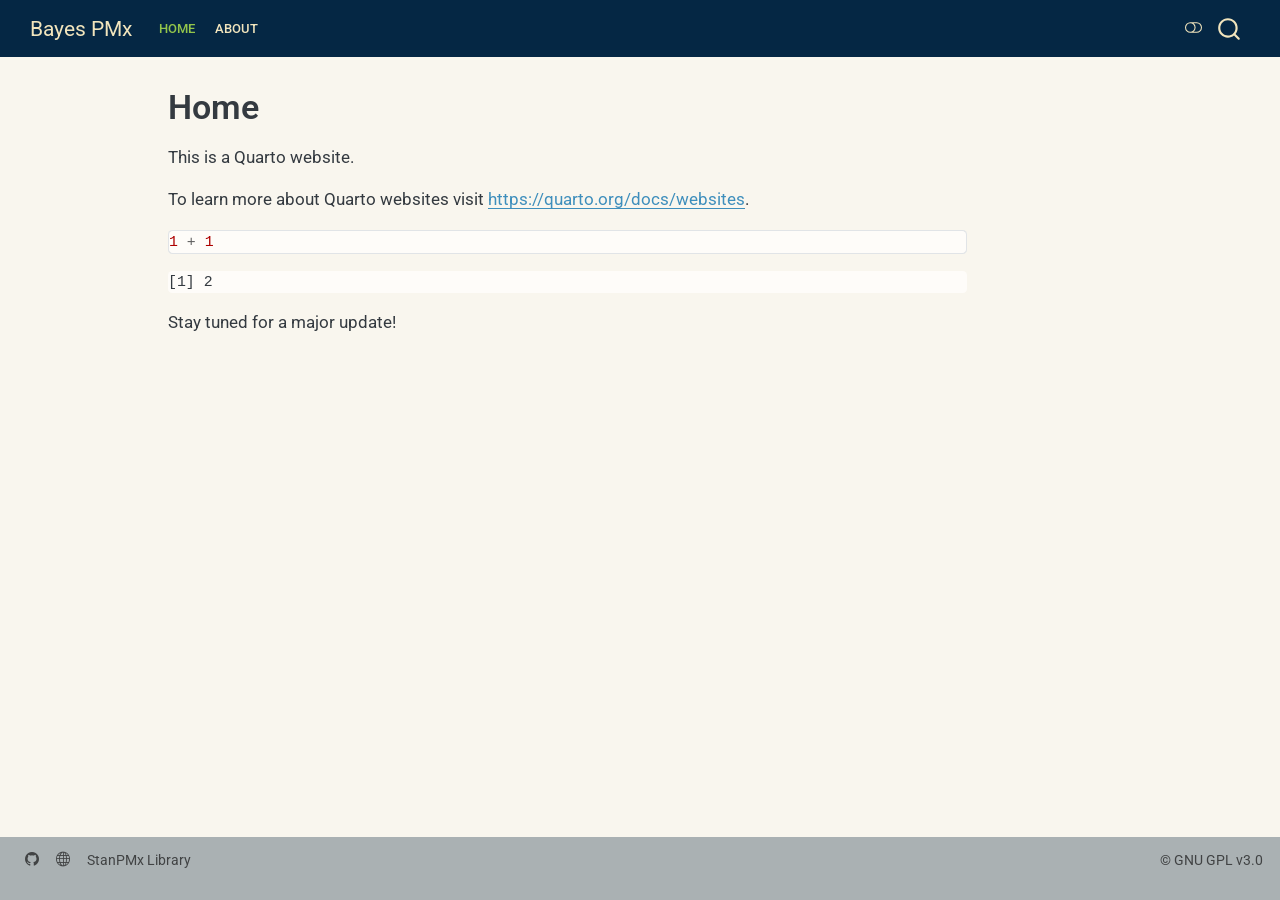
<file: index.html>
<!DOCTYPE html>
<html xmlns="http://www.w3.org/1999/xhtml" lang="en" xml:lang="en"><head>

<meta charset="utf-8">
<meta name="generator" content="quarto-1.7.31">

<meta name="viewport" content="width=device-width, initial-scale=1.0, user-scalable=yes">


<title>Home – Bayes PMx</title>
<style>
code{white-space: pre-wrap;}
span.smallcaps{font-variant: small-caps;}
div.columns{display: flex; gap: min(4vw, 1.5em);}
div.column{flex: auto; overflow-x: auto;}
div.hanging-indent{margin-left: 1.5em; text-indent: -1.5em;}
ul.task-list{list-style: none;}
ul.task-list li input[type="checkbox"] {
  width: 0.8em;
  margin: 0 0.8em 0.2em -1em; /* quarto-specific, see https://github.com/quarto-dev/quarto-cli/issues/4556 */ 
  vertical-align: middle;
}
/* CSS for syntax highlighting */
html { -webkit-text-size-adjust: 100%; }
pre > code.sourceCode { white-space: pre; position: relative; }
pre > code.sourceCode > span { display: inline-block; line-height: 1.25; }
pre > code.sourceCode > span:empty { height: 1.2em; }
.sourceCode { overflow: visible; }
code.sourceCode > span { color: inherit; text-decoration: inherit; }
div.sourceCode { margin: 1em 0; }
pre.sourceCode { margin: 0; }
@media screen {
div.sourceCode { overflow: auto; }
}
@media print {
pre > code.sourceCode { white-space: pre-wrap; }
pre > code.sourceCode > span { text-indent: -5em; padding-left: 5em; }
}
pre.numberSource code
  { counter-reset: source-line 0; }
pre.numberSource code > span
  { position: relative; left: -4em; counter-increment: source-line; }
pre.numberSource code > span > a:first-child::before
  { content: counter(source-line);
    position: relative; left: -1em; text-align: right; vertical-align: baseline;
    border: none; display: inline-block;
    -webkit-touch-callout: none; -webkit-user-select: none;
    -khtml-user-select: none; -moz-user-select: none;
    -ms-user-select: none; user-select: none;
    padding: 0 4px; width: 4em;
  }
pre.numberSource { margin-left: 3em;  padding-left: 4px; }
div.sourceCode
  {   }
@media screen {
pre > code.sourceCode > span > a:first-child::before { text-decoration: underline; }
}
</style>


<script src="site_libs/quarto-nav/quarto-nav.js"></script>
<script src="site_libs/quarto-nav/headroom.min.js"></script>
<script src="site_libs/clipboard/clipboard.min.js"></script>
<script src="site_libs/quarto-search/autocomplete.umd.js"></script>
<script src="site_libs/quarto-search/fuse.min.js"></script>
<script src="site_libs/quarto-search/quarto-search.js"></script>
<meta name="quarto:offset" content="./">
<script src="site_libs/quarto-html/quarto.js" type="module"></script>
<script src="site_libs/quarto-html/tabsets/tabsets.js" type="module"></script>
<script src="site_libs/quarto-html/popper.min.js"></script>
<script src="site_libs/quarto-html/tippy.umd.min.js"></script>
<script src="site_libs/quarto-html/anchor.min.js"></script>
<link href="site_libs/quarto-html/tippy.css" rel="stylesheet">
<link href="site_libs/quarto-html/quarto-syntax-highlighting-e1a5c8363afafaef2c763b6775fbf3ca.css" rel="stylesheet" class="quarto-color-scheme" id="quarto-text-highlighting-styles">
<link href="site_libs/quarto-html/quarto-syntax-highlighting-dark-8ef56b68f8fa1e9d2ba328e99e439f80.css" rel="stylesheet" class="quarto-color-scheme quarto-color-alternate" id="quarto-text-highlighting-styles">
<link href="site_libs/quarto-html/quarto-syntax-highlighting-e1a5c8363afafaef2c763b6775fbf3ca.css" rel="stylesheet" class="quarto-color-scheme-extra" id="quarto-text-highlighting-styles">
<script src="site_libs/bootstrap/bootstrap.min.js"></script>
<link href="site_libs/bootstrap/bootstrap-icons.css" rel="stylesheet">
<link href="site_libs/bootstrap/bootstrap-9633ac6f0e7188ec29dc7eaaaff14476.min.css" rel="stylesheet" append-hash="true" class="quarto-color-scheme" id="quarto-bootstrap" data-mode="light">
<link href="site_libs/bootstrap/bootstrap-dark-4d6d7988e2b46df785a6e39866bf9890.min.css" rel="stylesheet" append-hash="true" class="quarto-color-scheme quarto-color-alternate" id="quarto-bootstrap" data-mode="dark">
<link href="site_libs/bootstrap/bootstrap-9633ac6f0e7188ec29dc7eaaaff14476.min.css" rel="stylesheet" append-hash="true" class="quarto-color-scheme-extra" id="quarto-bootstrap" data-mode="light">
<script id="quarto-search-options" type="application/json">{
  "location": "navbar",
  "copy-button": false,
  "collapse-after": 3,
  "panel-placement": "end",
  "type": "overlay",
  "limit": 50,
  "keyboard-shortcut": [
    "f",
    "/",
    "s"
  ],
  "show-item-context": false,
  "language": {
    "search-no-results-text": "No results",
    "search-matching-documents-text": "matching documents",
    "search-copy-link-title": "Copy link to search",
    "search-hide-matches-text": "Hide additional matches",
    "search-more-match-text": "more match in this document",
    "search-more-matches-text": "more matches in this document",
    "search-clear-button-title": "Clear",
    "search-text-placeholder": "",
    "search-detached-cancel-button-title": "Cancel",
    "search-submit-button-title": "Submit",
    "search-label": "Search"
  }
}</script>
<script async="" src="https://www.googletagmanager.com/gtag/js?id=G-25014Q9W34"></script>

<script type="text/javascript">

window.dataLayer = window.dataLayer || [];
function gtag(){dataLayer.push(arguments);}
gtag('js', new Date());
gtag('config', 'G-25014Q9W34', { 'anonymize_ip': true});
</script>


<link rel="stylesheet" href="quarto_styles.css">
</head>

<body class="nav-fixed quarto-light"><script id="quarto-html-before-body" type="application/javascript">
    const toggleBodyColorMode = (bsSheetEl) => {
      const mode = bsSheetEl.getAttribute("data-mode");
      const bodyEl = window.document.querySelector("body");
      if (mode === "dark") {
        bodyEl.classList.add("quarto-dark");
        bodyEl.classList.remove("quarto-light");
      } else {
        bodyEl.classList.add("quarto-light");
        bodyEl.classList.remove("quarto-dark");
      }
    }
    const toggleBodyColorPrimary = () => {
      const bsSheetEl = window.document.querySelector("link#quarto-bootstrap:not([rel=disabled-stylesheet])");
      if (bsSheetEl) {
        toggleBodyColorMode(bsSheetEl);
      }
    }
    const setColorSchemeToggle = (alternate) => {
      const toggles = window.document.querySelectorAll('.quarto-color-scheme-toggle');
      for (let i=0; i < toggles.length; i++) {
        const toggle = toggles[i];
        if (toggle) {
          if (alternate) {
            toggle.classList.add("alternate");
          } else {
            toggle.classList.remove("alternate");
          }
        }
      }
    };
    const toggleColorMode = (alternate) => {
      // Switch the stylesheets
      const primaryStylesheets = window.document.querySelectorAll('link.quarto-color-scheme:not(.quarto-color-alternate)');
      const alternateStylesheets = window.document.querySelectorAll('link.quarto-color-scheme.quarto-color-alternate');
      manageTransitions('#quarto-margin-sidebar .nav-link', false);
      if (alternate) {
        // note: dark is layered on light, we don't disable primary!
        enableStylesheet(alternateStylesheets);
        for (const sheetNode of alternateStylesheets) {
          if (sheetNode.id === "quarto-bootstrap") {
            toggleBodyColorMode(sheetNode);
          }
        }
      } else {
        disableStylesheet(alternateStylesheets);
        enableStylesheet(primaryStylesheets)
        toggleBodyColorPrimary();
      }
      manageTransitions('#quarto-margin-sidebar .nav-link', true);
      // Switch the toggles
      setColorSchemeToggle(alternate)
      // Hack to workaround the fact that safari doesn't
      // properly recolor the scrollbar when toggling (#1455)
      if (navigator.userAgent.indexOf('Safari') > 0 && navigator.userAgent.indexOf('Chrome') == -1) {
        manageTransitions("body", false);
        window.scrollTo(0, 1);
        setTimeout(() => {
          window.scrollTo(0, 0);
          manageTransitions("body", true);
        }, 40);
      }
    }
    const disableStylesheet = (stylesheets) => {
      for (let i=0; i < stylesheets.length; i++) {
        const stylesheet = stylesheets[i];
        stylesheet.rel = 'disabled-stylesheet';
      }
    }
    const enableStylesheet = (stylesheets) => {
      for (let i=0; i < stylesheets.length; i++) {
        const stylesheet = stylesheets[i];
        if(stylesheet.rel !== 'stylesheet') { // for Chrome, which will still FOUC without this check
          stylesheet.rel = 'stylesheet';
        }
      }
    }
    const manageTransitions = (selector, allowTransitions) => {
      const els = window.document.querySelectorAll(selector);
      for (let i=0; i < els.length; i++) {
        const el = els[i];
        if (allowTransitions) {
          el.classList.remove('notransition');
        } else {
          el.classList.add('notransition');
        }
      }
    }
    const isFileUrl = () => {
      return window.location.protocol === 'file:';
    }
    const hasAlternateSentinel = () => {
      let styleSentinel = getColorSchemeSentinel();
      if (styleSentinel !== null) {
        return styleSentinel === "alternate";
      } else {
        return false;
      }
    }
    const setStyleSentinel = (alternate) => {
      const value = alternate ? "alternate" : "default";
      if (!isFileUrl()) {
        window.localStorage.setItem("quarto-color-scheme", value);
      } else {
        localAlternateSentinel = value;
      }
    }
    const getColorSchemeSentinel = () => {
      if (!isFileUrl()) {
        const storageValue = window.localStorage.getItem("quarto-color-scheme");
        return storageValue != null ? storageValue : localAlternateSentinel;
      } else {
        return localAlternateSentinel;
      }
    }
    const toggleGiscusIfUsed = (isAlternate, darkModeDefault) => {
      const baseTheme = document.querySelector('#giscus-base-theme')?.value ?? 'light';
      const alternateTheme = document.querySelector('#giscus-alt-theme')?.value ?? 'dark';
      let newTheme = '';
      if(authorPrefersDark) {
        newTheme = isAlternate ? baseTheme : alternateTheme;
      } else {
        newTheme = isAlternate ? alternateTheme : baseTheme;
      }
      const changeGiscusTheme = () => {
        // From: https://github.com/giscus/giscus/issues/336
        const sendMessage = (message) => {
          const iframe = document.querySelector('iframe.giscus-frame');
          if (!iframe) return;
          iframe.contentWindow.postMessage({ giscus: message }, 'https://giscus.app');
        }
        sendMessage({
          setConfig: {
            theme: newTheme
          }
        });
      }
      const isGiscussLoaded = window.document.querySelector('iframe.giscus-frame') !== null;
      if (isGiscussLoaded) {
        changeGiscusTheme();
      }
    };
    const authorPrefersDark = false;
    const queryPrefersDark = window.matchMedia('(prefers-color-scheme: dark)');
    const darkModeDefault = queryPrefersDark.matches;
      document.querySelector('link#quarto-text-highlighting-styles.quarto-color-scheme-extra').rel = 'disabled-stylesheet';
      document.querySelector('link#quarto-bootstrap.quarto-color-scheme-extra').rel = 'disabled-stylesheet';
    let localAlternateSentinel = darkModeDefault ? 'alternate' : 'default';
    // Dark / light mode switch
    window.quartoToggleColorScheme = () => {
      // Read the current dark / light value
      let toAlternate = !hasAlternateSentinel();
      toggleColorMode(toAlternate);
      setStyleSentinel(toAlternate);
      toggleGiscusIfUsed(toAlternate, darkModeDefault);
      window.dispatchEvent(new Event('resize'));
    };
    queryPrefersDark.addEventListener("change", e => {
      if(window.localStorage.getItem("quarto-color-scheme") !== null)
        return;
      const alternate = e.matches
      toggleColorMode(alternate);
      localAlternateSentinel = e.matches ? 'alternate' : 'default'; // this is used alongside local storage!
      toggleGiscusIfUsed(alternate, darkModeDefault);
    });
    // Switch to dark mode if need be
    if (hasAlternateSentinel()) {
      toggleColorMode(true);
    } else {
      toggleColorMode(false);
    }
  </script>

<div id="quarto-search-results"></div>
  <header id="quarto-header" class="headroom fixed-top">
    <nav class="navbar navbar-expand-lg " data-bs-theme="dark">
      <div class="navbar-container container-fluid">
      <div class="navbar-brand-container mx-auto">
    <a class="navbar-brand" href="./index.html">
    <span class="navbar-title">Bayes PMx</span>
    </a>
  </div>
            <div id="quarto-search" class="" title="Search"></div>
          <button class="navbar-toggler" type="button" data-bs-toggle="collapse" data-bs-target="#navbarCollapse" aria-controls="navbarCollapse" role="menu" aria-expanded="false" aria-label="Toggle navigation" onclick="if (window.quartoToggleHeadroom) { window.quartoToggleHeadroom(); }">
  <span class="navbar-toggler-icon"></span>
</button>
          <div class="collapse navbar-collapse" id="navbarCollapse">
            <ul class="navbar-nav navbar-nav-scroll me-auto">
  <li class="nav-item">
    <a class="nav-link active" href="./index.html" aria-current="page"> 
<span class="menu-text">Home</span></a>
  </li>  
  <li class="nav-item">
    <a class="nav-link" href="./about.html"> 
<span class="menu-text">About</span></a>
  </li>  
</ul>
          </div> <!-- /navcollapse -->
            <div class="quarto-navbar-tools">
  <a href="" class="quarto-color-scheme-toggle quarto-navigation-tool  px-1" onclick="window.quartoToggleColorScheme(); return false;" title="Toggle dark mode"><i class="bi"></i></a>
</div>
      </div> <!-- /container-fluid -->
    </nav>
</header>
<!-- content -->
<div id="quarto-content" class="quarto-container page-columns page-rows-contents page-layout-article page-navbar">
<!-- sidebar -->
<!-- margin-sidebar -->
    <div id="quarto-margin-sidebar" class="sidebar margin-sidebar zindex-bottom">
        
    </div>
<!-- main -->
<main class="content" id="quarto-document-content">


<header id="title-block-header" class="quarto-title-block default">
<div class="quarto-title">
<h1 class="title">Home</h1>
</div>



<div class="quarto-title-meta">

    
  
    
  </div>
  


</header>


<p>This is a Quarto website.</p>
<p>To learn more about Quarto websites visit <a href="https://quarto.org/docs/websites" class="uri">https://quarto.org/docs/websites</a>.</p>
<div class="cell">
<div class="sourceCode cell-code" id="cb1"><pre class="sourceCode r code-with-copy"><code class="sourceCode r"><span id="cb1-1"><a href="#cb1-1" aria-hidden="true" tabindex="-1"></a><span class="dv">1</span> <span class="sc">+</span> <span class="dv">1</span></span></code><button title="Copy to Clipboard" class="code-copy-button"><i class="bi"></i></button></pre></div>
<div class="cell-output cell-output-stdout">
<pre><code>[1] 2</code></pre>
</div>
</div>
<p>Stay tuned for a major update!</p>



</main> <!-- /main -->
<script id="quarto-html-after-body" type="application/javascript">
  window.document.addEventListener("DOMContentLoaded", function (event) {
    // Ensure there is a toggle, if there isn't float one in the top right
    if (window.document.querySelector('.quarto-color-scheme-toggle') === null) {
      const a = window.document.createElement('a');
      a.classList.add('top-right');
      a.classList.add('quarto-color-scheme-toggle');
      a.href = "";
      a.onclick = function() { try { window.quartoToggleColorScheme(); } catch {} return false; };
      const i = window.document.createElement("i");
      i.classList.add('bi');
      a.appendChild(i);
      window.document.body.appendChild(a);
    }
    setColorSchemeToggle(hasAlternateSentinel())
    const icon = "";
    const anchorJS = new window.AnchorJS();
    anchorJS.options = {
      placement: 'right',
      icon: icon
    };
    anchorJS.add('.anchored');
    const isCodeAnnotation = (el) => {
      for (const clz of el.classList) {
        if (clz.startsWith('code-annotation-')) {                     
          return true;
        }
      }
      return false;
    }
    const onCopySuccess = function(e) {
      // button target
      const button = e.trigger;
      // don't keep focus
      button.blur();
      // flash "checked"
      button.classList.add('code-copy-button-checked');
      var currentTitle = button.getAttribute("title");
      button.setAttribute("title", "Copied!");
      let tooltip;
      if (window.bootstrap) {
        button.setAttribute("data-bs-toggle", "tooltip");
        button.setAttribute("data-bs-placement", "left");
        button.setAttribute("data-bs-title", "Copied!");
        tooltip = new bootstrap.Tooltip(button, 
          { trigger: "manual", 
            customClass: "code-copy-button-tooltip",
            offset: [0, -8]});
        tooltip.show();    
      }
      setTimeout(function() {
        if (tooltip) {
          tooltip.hide();
          button.removeAttribute("data-bs-title");
          button.removeAttribute("data-bs-toggle");
          button.removeAttribute("data-bs-placement");
        }
        button.setAttribute("title", currentTitle);
        button.classList.remove('code-copy-button-checked');
      }, 1000);
      // clear code selection
      e.clearSelection();
    }
    const getTextToCopy = function(trigger) {
        const codeEl = trigger.previousElementSibling.cloneNode(true);
        for (const childEl of codeEl.children) {
          if (isCodeAnnotation(childEl)) {
            childEl.remove();
          }
        }
        return codeEl.innerText;
    }
    const clipboard = new window.ClipboardJS('.code-copy-button:not([data-in-quarto-modal])', {
      text: getTextToCopy
    });
    clipboard.on('success', onCopySuccess);
    if (window.document.getElementById('quarto-embedded-source-code-modal')) {
      const clipboardModal = new window.ClipboardJS('.code-copy-button[data-in-quarto-modal]', {
        text: getTextToCopy,
        container: window.document.getElementById('quarto-embedded-source-code-modal')
      });
      clipboardModal.on('success', onCopySuccess);
    }
      var localhostRegex = new RegExp(/^(?:http|https):\/\/localhost\:?[0-9]*\//);
      var mailtoRegex = new RegExp(/^mailto:/);
        var filterRegex = new RegExp("https:\/\/cbdavis33\.github\.io");
      var isInternal = (href) => {
          return filterRegex.test(href) || localhostRegex.test(href) || mailtoRegex.test(href);
      }
      // Inspect non-navigation links and adorn them if external
     var links = window.document.querySelectorAll('a[href]:not(.nav-link):not(.navbar-brand):not(.toc-action):not(.sidebar-link):not(.sidebar-item-toggle):not(.pagination-link):not(.no-external):not([aria-hidden]):not(.dropdown-item):not(.quarto-navigation-tool):not(.about-link)');
      for (var i=0; i<links.length; i++) {
        const link = links[i];
        if (!isInternal(link.href)) {
          // undo the damage that might have been done by quarto-nav.js in the case of
          // links that we want to consider external
          if (link.dataset.originalHref !== undefined) {
            link.href = link.dataset.originalHref;
          }
        }
      }
    function tippyHover(el, contentFn, onTriggerFn, onUntriggerFn) {
      const config = {
        allowHTML: true,
        maxWidth: 500,
        delay: 100,
        arrow: false,
        appendTo: function(el) {
            return el.parentElement;
        },
        interactive: true,
        interactiveBorder: 10,
        theme: 'quarto',
        placement: 'bottom-start',
      };
      if (contentFn) {
        config.content = contentFn;
      }
      if (onTriggerFn) {
        config.onTrigger = onTriggerFn;
      }
      if (onUntriggerFn) {
        config.onUntrigger = onUntriggerFn;
      }
      window.tippy(el, config); 
    }
    const noterefs = window.document.querySelectorAll('a[role="doc-noteref"]');
    for (var i=0; i<noterefs.length; i++) {
      const ref = noterefs[i];
      tippyHover(ref, function() {
        // use id or data attribute instead here
        let href = ref.getAttribute('data-footnote-href') || ref.getAttribute('href');
        try { href = new URL(href).hash; } catch {}
        const id = href.replace(/^#\/?/, "");
        const note = window.document.getElementById(id);
        if (note) {
          return note.innerHTML;
        } else {
          return "";
        }
      });
    }
    const xrefs = window.document.querySelectorAll('a.quarto-xref');
    const processXRef = (id, note) => {
      // Strip column container classes
      const stripColumnClz = (el) => {
        el.classList.remove("page-full", "page-columns");
        if (el.children) {
          for (const child of el.children) {
            stripColumnClz(child);
          }
        }
      }
      stripColumnClz(note)
      if (id === null || id.startsWith('sec-')) {
        // Special case sections, only their first couple elements
        const container = document.createElement("div");
        if (note.children && note.children.length > 2) {
          container.appendChild(note.children[0].cloneNode(true));
          for (let i = 1; i < note.children.length; i++) {
            const child = note.children[i];
            if (child.tagName === "P" && child.innerText === "") {
              continue;
            } else {
              container.appendChild(child.cloneNode(true));
              break;
            }
          }
          if (window.Quarto?.typesetMath) {
            window.Quarto.typesetMath(container);
          }
          return container.innerHTML
        } else {
          if (window.Quarto?.typesetMath) {
            window.Quarto.typesetMath(note);
          }
          return note.innerHTML;
        }
      } else {
        // Remove any anchor links if they are present
        const anchorLink = note.querySelector('a.anchorjs-link');
        if (anchorLink) {
          anchorLink.remove();
        }
        if (window.Quarto?.typesetMath) {
          window.Quarto.typesetMath(note);
        }
        if (note.classList.contains("callout")) {
          return note.outerHTML;
        } else {
          return note.innerHTML;
        }
      }
    }
    for (var i=0; i<xrefs.length; i++) {
      const xref = xrefs[i];
      tippyHover(xref, undefined, function(instance) {
        instance.disable();
        let url = xref.getAttribute('href');
        let hash = undefined; 
        if (url.startsWith('#')) {
          hash = url;
        } else {
          try { hash = new URL(url).hash; } catch {}
        }
        if (hash) {
          const id = hash.replace(/^#\/?/, "");
          const note = window.document.getElementById(id);
          if (note !== null) {
            try {
              const html = processXRef(id, note.cloneNode(true));
              instance.setContent(html);
            } finally {
              instance.enable();
              instance.show();
            }
          } else {
            // See if we can fetch this
            fetch(url.split('#')[0])
            .then(res => res.text())
            .then(html => {
              const parser = new DOMParser();
              const htmlDoc = parser.parseFromString(html, "text/html");
              const note = htmlDoc.getElementById(id);
              if (note !== null) {
                const html = processXRef(id, note);
                instance.setContent(html);
              } 
            }).finally(() => {
              instance.enable();
              instance.show();
            });
          }
        } else {
          // See if we can fetch a full url (with no hash to target)
          // This is a special case and we should probably do some content thinning / targeting
          fetch(url)
          .then(res => res.text())
          .then(html => {
            const parser = new DOMParser();
            const htmlDoc = parser.parseFromString(html, "text/html");
            const note = htmlDoc.querySelector('main.content');
            if (note !== null) {
              // This should only happen for chapter cross references
              // (since there is no id in the URL)
              // remove the first header
              if (note.children.length > 0 && note.children[0].tagName === "HEADER") {
                note.children[0].remove();
              }
              const html = processXRef(null, note);
              instance.setContent(html);
            } 
          }).finally(() => {
            instance.enable();
            instance.show();
          });
        }
      }, function(instance) {
      });
    }
        let selectedAnnoteEl;
        const selectorForAnnotation = ( cell, annotation) => {
          let cellAttr = 'data-code-cell="' + cell + '"';
          let lineAttr = 'data-code-annotation="' +  annotation + '"';
          const selector = 'span[' + cellAttr + '][' + lineAttr + ']';
          return selector;
        }
        const selectCodeLines = (annoteEl) => {
          const doc = window.document;
          const targetCell = annoteEl.getAttribute("data-target-cell");
          const targetAnnotation = annoteEl.getAttribute("data-target-annotation");
          const annoteSpan = window.document.querySelector(selectorForAnnotation(targetCell, targetAnnotation));
          const lines = annoteSpan.getAttribute("data-code-lines").split(",");
          const lineIds = lines.map((line) => {
            return targetCell + "-" + line;
          })
          let top = null;
          let height = null;
          let parent = null;
          if (lineIds.length > 0) {
              //compute the position of the single el (top and bottom and make a div)
              const el = window.document.getElementById(lineIds[0]);
              top = el.offsetTop;
              height = el.offsetHeight;
              parent = el.parentElement.parentElement;
            if (lineIds.length > 1) {
              const lastEl = window.document.getElementById(lineIds[lineIds.length - 1]);
              const bottom = lastEl.offsetTop + lastEl.offsetHeight;
              height = bottom - top;
            }
            if (top !== null && height !== null && parent !== null) {
              // cook up a div (if necessary) and position it 
              let div = window.document.getElementById("code-annotation-line-highlight");
              if (div === null) {
                div = window.document.createElement("div");
                div.setAttribute("id", "code-annotation-line-highlight");
                div.style.position = 'absolute';
                parent.appendChild(div);
              }
              div.style.top = top - 2 + "px";
              div.style.height = height + 4 + "px";
              div.style.left = 0;
              let gutterDiv = window.document.getElementById("code-annotation-line-highlight-gutter");
              if (gutterDiv === null) {
                gutterDiv = window.document.createElement("div");
                gutterDiv.setAttribute("id", "code-annotation-line-highlight-gutter");
                gutterDiv.style.position = 'absolute';
                const codeCell = window.document.getElementById(targetCell);
                const gutter = codeCell.querySelector('.code-annotation-gutter');
                gutter.appendChild(gutterDiv);
              }
              gutterDiv.style.top = top - 2 + "px";
              gutterDiv.style.height = height + 4 + "px";
            }
            selectedAnnoteEl = annoteEl;
          }
        };
        const unselectCodeLines = () => {
          const elementsIds = ["code-annotation-line-highlight", "code-annotation-line-highlight-gutter"];
          elementsIds.forEach((elId) => {
            const div = window.document.getElementById(elId);
            if (div) {
              div.remove();
            }
          });
          selectedAnnoteEl = undefined;
        };
          // Handle positioning of the toggle
      window.addEventListener(
        "resize",
        throttle(() => {
          elRect = undefined;
          if (selectedAnnoteEl) {
            selectCodeLines(selectedAnnoteEl);
          }
        }, 10)
      );
      function throttle(fn, ms) {
      let throttle = false;
      let timer;
        return (...args) => {
          if(!throttle) { // first call gets through
              fn.apply(this, args);
              throttle = true;
          } else { // all the others get throttled
              if(timer) clearTimeout(timer); // cancel #2
              timer = setTimeout(() => {
                fn.apply(this, args);
                timer = throttle = false;
              }, ms);
          }
        };
      }
        // Attach click handler to the DT
        const annoteDls = window.document.querySelectorAll('dt[data-target-cell]');
        for (const annoteDlNode of annoteDls) {
          annoteDlNode.addEventListener('click', (event) => {
            const clickedEl = event.target;
            if (clickedEl !== selectedAnnoteEl) {
              unselectCodeLines();
              const activeEl = window.document.querySelector('dt[data-target-cell].code-annotation-active');
              if (activeEl) {
                activeEl.classList.remove('code-annotation-active');
              }
              selectCodeLines(clickedEl);
              clickedEl.classList.add('code-annotation-active');
            } else {
              // Unselect the line
              unselectCodeLines();
              clickedEl.classList.remove('code-annotation-active');
            }
          });
        }
    const findCites = (el) => {
      const parentEl = el.parentElement;
      if (parentEl) {
        const cites = parentEl.dataset.cites;
        if (cites) {
          return {
            el,
            cites: cites.split(' ')
          };
        } else {
          return findCites(el.parentElement)
        }
      } else {
        return undefined;
      }
    };
    var bibliorefs = window.document.querySelectorAll('a[role="doc-biblioref"]');
    for (var i=0; i<bibliorefs.length; i++) {
      const ref = bibliorefs[i];
      const citeInfo = findCites(ref);
      if (citeInfo) {
        tippyHover(citeInfo.el, function() {
          var popup = window.document.createElement('div');
          citeInfo.cites.forEach(function(cite) {
            var citeDiv = window.document.createElement('div');
            citeDiv.classList.add('hanging-indent');
            citeDiv.classList.add('csl-entry');
            var biblioDiv = window.document.getElementById('ref-' + cite);
            if (biblioDiv) {
              citeDiv.innerHTML = biblioDiv.innerHTML;
            }
            popup.appendChild(citeDiv);
          });
          return popup.innerHTML;
        });
      }
    }
  });
  </script>
</div> <!-- /content -->
<footer class="footer">
  <div class="nav-footer">
    <div class="nav-footer-left">
      <ul class="footer-items list-unstyled">
    <li class="nav-item compact">
    <a class="nav-link" href="https://github.com/cbdavis33/cbdavis33.github.io">
      <i class="bi bi-github" role="img">
</i> 
    </a>
  </li>  
    <li class="nav-item compact">
    <a class="nav-link" href="https://cbdavis33.github.io">
      <i class="bi bi-globe" role="img">
</i> 
    </a>
  </li>  
    <li class="nav-item">
    <a class="nav-link" href="https://github.com/cbdavis33/stanpmx-library">
<p>StanPMx Library</p>
</a>
  </li>  
</ul>
    </div>   
    <div class="nav-footer-center">
      &nbsp;
    </div>
    <div class="nav-footer-right">
<p>© GNU GPL v3.0</p>
</div>
  </div>
</footer>




</body></html>
</file>
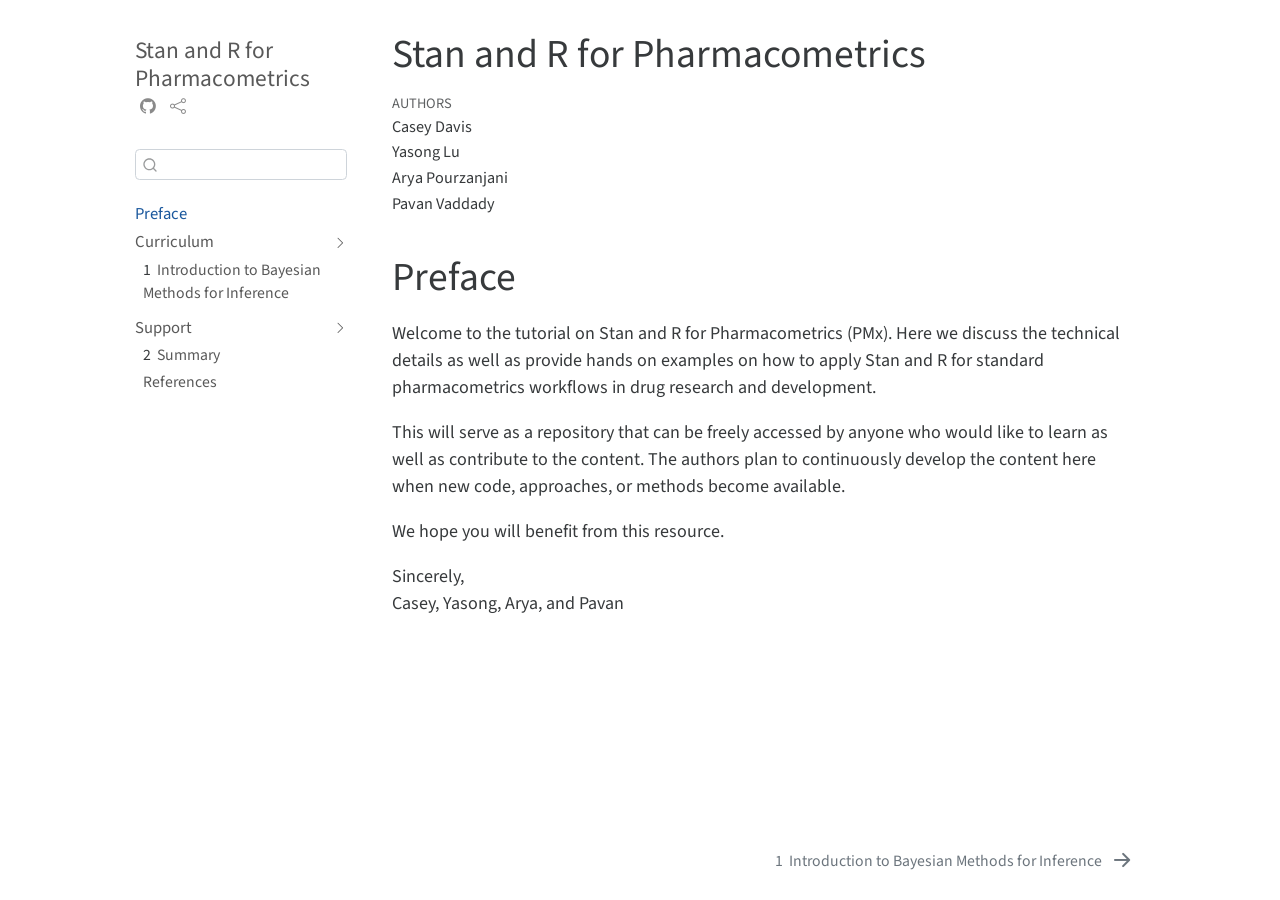
<file: docs/index.html>
<!DOCTYPE html>
<html xmlns="http://www.w3.org/1999/xhtml" lang="en" xml:lang="en"><head>

<meta charset="utf-8">
<meta name="generator" content="quarto-1.0.36">

<meta name="viewport" content="width=device-width, initial-scale=1.0, user-scalable=yes">

<meta name="author" content="Casey Davis">
<meta name="author" content="Yasong Lu">
<meta name="author" content="Arya Pourzanjani">
<meta name="author" content="Pavan Vaddady">

<title>Stan and R for Pharmacometrics</title>
<style>
code{white-space: pre-wrap;}
span.smallcaps{font-variant: small-caps;}
span.underline{text-decoration: underline;}
div.column{display: inline-block; vertical-align: top; width: 50%;}
div.hanging-indent{margin-left: 1.5em; text-indent: -1.5em;}
ul.task-list{list-style: none;}
</style>


<script src="site_libs/quarto-nav/quarto-nav.js"></script>
<script src="site_libs/quarto-nav/headroom.min.js"></script>
<script src="site_libs/clipboard/clipboard.min.js"></script>
<script src="site_libs/quarto-search/autocomplete.umd.js"></script>
<script src="site_libs/quarto-search/fuse.min.js"></script>
<script src="site_libs/quarto-search/quarto-search.js"></script>
<meta name="quarto:offset" content="./">
<link href="./intro.html" rel="next">
<script src="site_libs/quarto-html/quarto.js"></script>
<script src="site_libs/quarto-html/popper.min.js"></script>
<script src="site_libs/quarto-html/tippy.umd.min.js"></script>
<script src="site_libs/quarto-html/anchor.min.js"></script>
<link href="site_libs/quarto-html/tippy.css" rel="stylesheet">
<link href="site_libs/quarto-html/quarto-syntax-highlighting.css" rel="stylesheet" id="quarto-text-highlighting-styles">
<script src="site_libs/bootstrap/bootstrap.min.js"></script>
<link href="site_libs/bootstrap/bootstrap-icons.css" rel="stylesheet">
<link href="site_libs/bootstrap/bootstrap.min.css" rel="stylesheet" id="quarto-bootstrap" data-mode="light">
<script id="quarto-search-options" type="application/json">{
  "location": "sidebar",
  "copy-button": false,
  "collapse-after": 3,
  "panel-placement": "start",
  "type": "textbox",
  "limit": 20,
  "language": {
    "search-no-results-text": "No results",
    "search-matching-documents-text": "matching documents",
    "search-copy-link-title": "Copy link to search",
    "search-hide-matches-text": "Hide additional matches",
    "search-more-match-text": "more match in this document",
    "search-more-matches-text": "more matches in this document",
    "search-clear-button-title": "Clear",
    "search-detached-cancel-button-title": "Cancel",
    "search-submit-button-title": "Submit"
  }
}</script>


</head>

<body class="nav-sidebar floating fullcontent">

<div id="quarto-search-results"></div>
  <header id="quarto-header" class="headroom fixed-top">
  <nav class="quarto-secondary-nav" data-bs-toggle="collapse" data-bs-target="#quarto-sidebar" aria-controls="quarto-sidebar" aria-expanded="false" aria-label="Toggle sidebar navigation" onclick="if (window.quartoToggleHeadroom) { window.quartoToggleHeadroom(); }">
    <div class="container-fluid d-flex justify-content-between">
      <h1 class="quarto-secondary-nav-title">Stan and R for Pharmacometrics</h1>
      <button type="button" class="quarto-btn-toggle btn" aria-label="Show secondary navigation">
        <i class="bi bi-chevron-right"></i>
      </button>
    </div>
  </nav>
</header>
<!-- content -->
<div id="quarto-content" class="quarto-container page-columns page-rows-contents page-layout-article">
<!-- sidebar -->
  <nav id="quarto-sidebar" class="sidebar collapse sidebar-navigation floating overflow-auto">
    <div class="pt-lg-2 mt-2 text-left sidebar-header">
    <div class="sidebar-title mb-0 py-0">
      <a href="./">Stan and R for Pharmacometrics</a> 
        <div class="sidebar-tools-main">
    <a href="https://github.com/cbdavis33/cbdavis33.github.io" title="Source Code" class="sidebar-tool px-1"><i class="bi bi-github"></i></a>
    <a href="" title="Share" id="sidebar-tool-dropdown-0" class="sidebar-tool dropdown-toggle px-1" data-bs-toggle="dropdown" aria-expanded="false"><i class="bi bi-share"></i></a>
    <ul class="dropdown-menu" aria-labelledby="sidebar-tool-dropdown-0">
        <li>
          <a class="dropdown-item sidebar-tools-main-item" href="https://twitter.com/intent/tweet?url=|url|">
            <i class="bi bi-bi-twitter pe-1"></i>
          Twitter
          </a>
        </li>
        <li>
          <a class="dropdown-item sidebar-tools-main-item" href="https://www.facebook.com/sharer/sharer.php?u=|url|">
            <i class="bi bi-bi-facebook pe-1"></i>
          Facebook
          </a>
        </li>
    </ul>
</div>
    </div>
      </div>
      <div class="mt-2 flex-shrink-0 align-items-center">
        <div class="sidebar-search">
        <div id="quarto-search" class="" title="Search"></div>
        </div>
      </div>
    <div class="sidebar-menu-container"> 
    <ul class="list-unstyled mt-1">
        <li class="sidebar-item">
  <div class="sidebar-item-container"> 
  <a href="./index.html" class="sidebar-item-text sidebar-link active">Preface</a>
  </div>
</li>
        <li class="sidebar-item sidebar-item-section">
      <div class="sidebar-item-container"> 
            <a class="sidebar-item-text sidebar-link text-start" data-bs-toggle="collapse" data-bs-target="#quarto-sidebar-section-1" aria-expanded="true">Curriculum</a>
          <a class="sidebar-item-toggle text-start" data-bs-toggle="collapse" data-bs-target="#quarto-sidebar-section-1" aria-expanded="true">
            <i class="bi bi-chevron-right ms-2"></i>
          </a> 
      </div>
      <ul id="quarto-sidebar-section-1" class="collapse list-unstyled sidebar-section depth1 show">  
          <li class="sidebar-item">
  <div class="sidebar-item-container"> 
  <a href="./intro.html" class="sidebar-item-text sidebar-link"><span class="chapter-number">1</span>&nbsp; <span class="chapter-title">Introduction to Bayesian Methods for Inference</span></a>
  </div>
</li>
      </ul>
  </li>
        <li class="sidebar-item sidebar-item-section">
      <div class="sidebar-item-container"> 
            <a class="sidebar-item-text sidebar-link text-start" data-bs-toggle="collapse" data-bs-target="#quarto-sidebar-section-2" aria-expanded="true">Support</a>
          <a class="sidebar-item-toggle text-start" data-bs-toggle="collapse" data-bs-target="#quarto-sidebar-section-2" aria-expanded="true">
            <i class="bi bi-chevron-right ms-2"></i>
          </a> 
      </div>
      <ul id="quarto-sidebar-section-2" class="collapse list-unstyled sidebar-section depth1 show">  
          <li class="sidebar-item">
  <div class="sidebar-item-container"> 
  <a href="./summary.html" class="sidebar-item-text sidebar-link"><span class="chapter-number">2</span>&nbsp; <span class="chapter-title">Summary</span></a>
  </div>
</li>
          <li class="sidebar-item">
  <div class="sidebar-item-container"> 
  <a href="./references.html" class="sidebar-item-text sidebar-link">References</a>
  </div>
</li>
      </ul>
  </li>
    </ul>
    </div>
</nav>
<!-- margin-sidebar -->
    
<!-- main -->
<main class="content" id="quarto-document-content">

<header id="title-block-header" class="quarto-title-block default">
<div class="quarto-title">
<h1 class="title d-none d-lg-block">Stan and R for Pharmacometrics</h1>
</div>



<div class="quarto-title-meta">

    <div>
    <div class="quarto-title-meta-heading">Authors</div>
    <div class="quarto-title-meta-contents">
             <p>Casey Davis </p>
             <p>Yasong Lu </p>
             <p>Arya Pourzanjani </p>
             <p>Pavan Vaddady </p>
          </div>
  </div>
    
    
  </div>
  

</header>

<section id="preface" class="level1 unnumbered">
<h1 class="unnumbered">Preface</h1>
<p>Welcome to the tutorial on Stan and R for Pharmacometrics (PMx). Here we discuss the technical details as well as provide hands on examples on how to apply Stan and R for standard pharmacometrics workflows in drug research and development.</p>
<p>This will serve as a repository that can be freely accessed by anyone who would like to learn as well as contribute to the content. The authors plan to continuously develop the content here when new code, approaches, or methods become available.</p>
<p>We hope you will benefit from this resource.</p>
<p>Sincerely, <br> Casey, Yasong, Arya, and Pavan</p>


</section>

</main> <!-- /main -->
<script id="quarto-html-after-body" type="application/javascript">
window.document.addEventListener("DOMContentLoaded", function (event) {
  const toggleBodyColorMode = (bsSheetEl) => {
    const mode = bsSheetEl.getAttribute("data-mode");
    const bodyEl = window.document.querySelector("body");
    if (mode === "dark") {
      bodyEl.classList.add("quarto-dark");
      bodyEl.classList.remove("quarto-light");
    } else {
      bodyEl.classList.add("quarto-light");
      bodyEl.classList.remove("quarto-dark");
    }
  }
  const toggleBodyColorPrimary = () => {
    const bsSheetEl = window.document.querySelector("link#quarto-bootstrap");
    if (bsSheetEl) {
      toggleBodyColorMode(bsSheetEl);
    }
  }
  toggleBodyColorPrimary();  
  const icon = "";
  const anchorJS = new window.AnchorJS();
  anchorJS.options = {
    placement: 'right',
    icon: icon
  };
  anchorJS.add('.anchored');
  const clipboard = new window.ClipboardJS('.code-copy-button', {
    target: function(trigger) {
      return trigger.previousElementSibling;
    }
  });
  clipboard.on('success', function(e) {
    // button target
    const button = e.trigger;
    // don't keep focus
    button.blur();
    // flash "checked"
    button.classList.add('code-copy-button-checked');
    var currentTitle = button.getAttribute("title");
    button.setAttribute("title", "Copied!");
    setTimeout(function() {
      button.setAttribute("title", currentTitle);
      button.classList.remove('code-copy-button-checked');
    }, 1000);
    // clear code selection
    e.clearSelection();
  });
  function tippyHover(el, contentFn) {
    const config = {
      allowHTML: true,
      content: contentFn,
      maxWidth: 500,
      delay: 100,
      arrow: false,
      appendTo: function(el) {
          return el.parentElement;
      },
      interactive: true,
      interactiveBorder: 10,
      theme: 'quarto',
      placement: 'bottom-start'
    };
    window.tippy(el, config); 
  }
  const noterefs = window.document.querySelectorAll('a[role="doc-noteref"]');
  for (var i=0; i<noterefs.length; i++) {
    const ref = noterefs[i];
    tippyHover(ref, function() {
      let href = ref.getAttribute('href');
      try { href = new URL(href).hash; } catch {}
      const id = href.replace(/^#\/?/, "");
      const note = window.document.getElementById(id);
      return note.innerHTML;
    });
  }
  var bibliorefs = window.document.querySelectorAll('a[role="doc-biblioref"]');
  for (var i=0; i<bibliorefs.length; i++) {
    const ref = bibliorefs[i];
    const cites = ref.parentNode.getAttribute('data-cites').split(' ');
    tippyHover(ref, function() {
      var popup = window.document.createElement('div');
      cites.forEach(function(cite) {
        var citeDiv = window.document.createElement('div');
        citeDiv.classList.add('hanging-indent');
        citeDiv.classList.add('csl-entry');
        var biblioDiv = window.document.getElementById('ref-' + cite);
        if (biblioDiv) {
          citeDiv.innerHTML = biblioDiv.innerHTML;
        }
        popup.appendChild(citeDiv);
      });
      return popup.innerHTML;
    });
  }
});
</script>
<nav class="page-navigation">
  <div class="nav-page nav-page-previous">
  </div>
  <div class="nav-page nav-page-next">
      <a href="./intro.html" class="pagination-link">
        <span class="nav-page-text"><span class="chapter-number">1</span>&nbsp; <span class="chapter-title">Introduction to Bayesian Methods for Inference</span></span> <i class="bi bi-arrow-right-short"></i>
      </a>
  </div>
</nav>
</div> <!-- /content -->



</body></html>
</file>
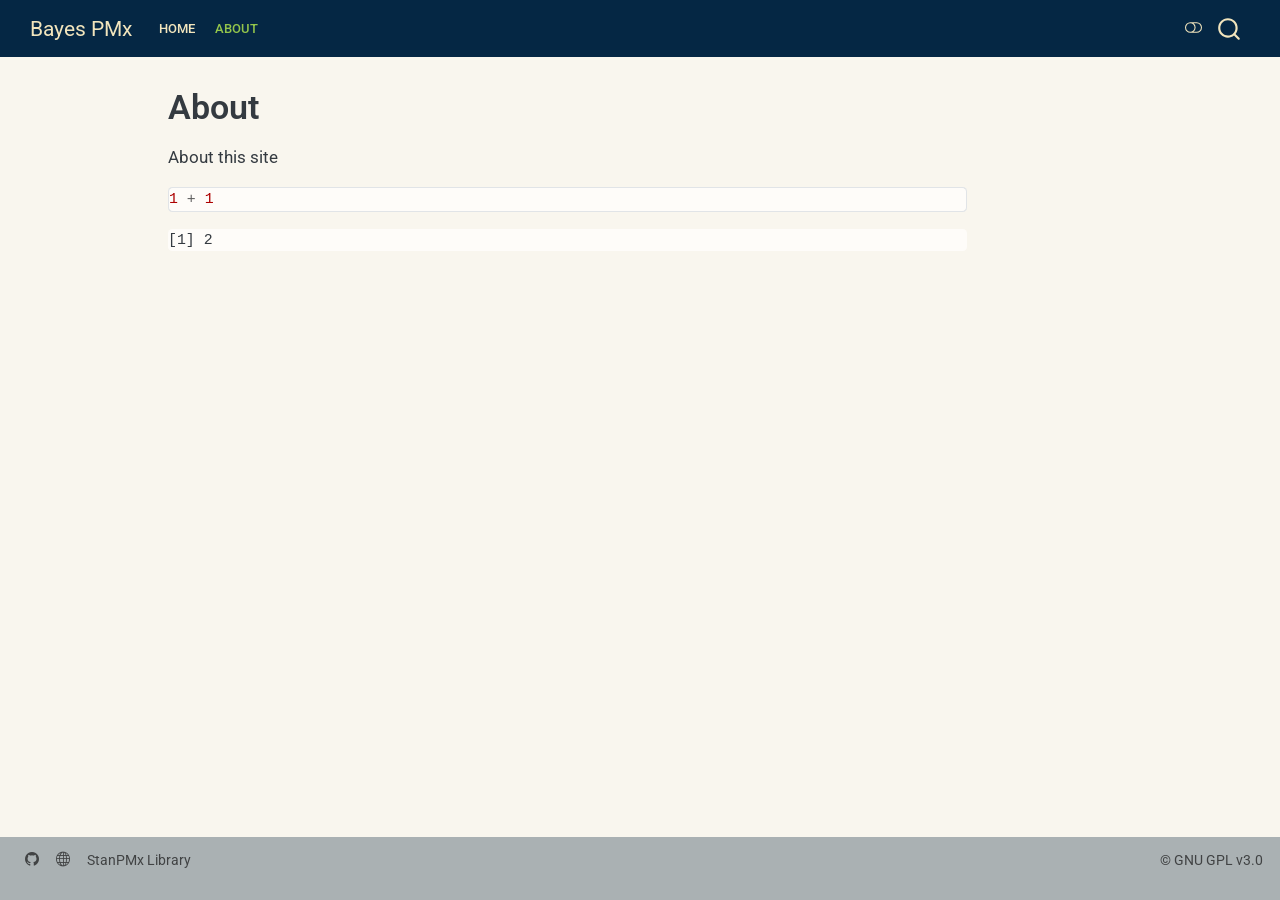
<file: about.html>
<!DOCTYPE html>
<html xmlns="http://www.w3.org/1999/xhtml" lang="en" xml:lang="en"><head>

<meta charset="utf-8">
<meta name="generator" content="quarto-1.7.31">

<meta name="viewport" content="width=device-width, initial-scale=1.0, user-scalable=yes">


<title>About – Bayes PMx</title>
<style>
code{white-space: pre-wrap;}
span.smallcaps{font-variant: small-caps;}
div.columns{display: flex; gap: min(4vw, 1.5em);}
div.column{flex: auto; overflow-x: auto;}
div.hanging-indent{margin-left: 1.5em; text-indent: -1.5em;}
ul.task-list{list-style: none;}
ul.task-list li input[type="checkbox"] {
  width: 0.8em;
  margin: 0 0.8em 0.2em -1em; /* quarto-specific, see https://github.com/quarto-dev/quarto-cli/issues/4556 */ 
  vertical-align: middle;
}
/* CSS for syntax highlighting */
html { -webkit-text-size-adjust: 100%; }
pre > code.sourceCode { white-space: pre; position: relative; }
pre > code.sourceCode > span { display: inline-block; line-height: 1.25; }
pre > code.sourceCode > span:empty { height: 1.2em; }
.sourceCode { overflow: visible; }
code.sourceCode > span { color: inherit; text-decoration: inherit; }
div.sourceCode { margin: 1em 0; }
pre.sourceCode { margin: 0; }
@media screen {
div.sourceCode { overflow: auto; }
}
@media print {
pre > code.sourceCode { white-space: pre-wrap; }
pre > code.sourceCode > span { text-indent: -5em; padding-left: 5em; }
}
pre.numberSource code
  { counter-reset: source-line 0; }
pre.numberSource code > span
  { position: relative; left: -4em; counter-increment: source-line; }
pre.numberSource code > span > a:first-child::before
  { content: counter(source-line);
    position: relative; left: -1em; text-align: right; vertical-align: baseline;
    border: none; display: inline-block;
    -webkit-touch-callout: none; -webkit-user-select: none;
    -khtml-user-select: none; -moz-user-select: none;
    -ms-user-select: none; user-select: none;
    padding: 0 4px; width: 4em;
  }
pre.numberSource { margin-left: 3em;  padding-left: 4px; }
div.sourceCode
  {   }
@media screen {
pre > code.sourceCode > span > a:first-child::before { text-decoration: underline; }
}
</style>


<script src="site_libs/quarto-nav/quarto-nav.js"></script>
<script src="site_libs/quarto-nav/headroom.min.js"></script>
<script src="site_libs/clipboard/clipboard.min.js"></script>
<script src="site_libs/quarto-search/autocomplete.umd.js"></script>
<script src="site_libs/quarto-search/fuse.min.js"></script>
<script src="site_libs/quarto-search/quarto-search.js"></script>
<meta name="quarto:offset" content="./">
<script src="site_libs/quarto-html/quarto.js" type="module"></script>
<script src="site_libs/quarto-html/tabsets/tabsets.js" type="module"></script>
<script src="site_libs/quarto-html/popper.min.js"></script>
<script src="site_libs/quarto-html/tippy.umd.min.js"></script>
<script src="site_libs/quarto-html/anchor.min.js"></script>
<link href="site_libs/quarto-html/tippy.css" rel="stylesheet">
<link href="site_libs/quarto-html/quarto-syntax-highlighting-e1a5c8363afafaef2c763b6775fbf3ca.css" rel="stylesheet" class="quarto-color-scheme" id="quarto-text-highlighting-styles">
<link href="site_libs/quarto-html/quarto-syntax-highlighting-dark-8ef56b68f8fa1e9d2ba328e99e439f80.css" rel="stylesheet" class="quarto-color-scheme quarto-color-alternate" id="quarto-text-highlighting-styles">
<link href="site_libs/quarto-html/quarto-syntax-highlighting-e1a5c8363afafaef2c763b6775fbf3ca.css" rel="stylesheet" class="quarto-color-scheme-extra" id="quarto-text-highlighting-styles">
<script src="site_libs/bootstrap/bootstrap.min.js"></script>
<link href="site_libs/bootstrap/bootstrap-icons.css" rel="stylesheet">
<link href="site_libs/bootstrap/bootstrap-9633ac6f0e7188ec29dc7eaaaff14476.min.css" rel="stylesheet" append-hash="true" class="quarto-color-scheme" id="quarto-bootstrap" data-mode="light">
<link href="site_libs/bootstrap/bootstrap-dark-4d6d7988e2b46df785a6e39866bf9890.min.css" rel="stylesheet" append-hash="true" class="quarto-color-scheme quarto-color-alternate" id="quarto-bootstrap" data-mode="dark">
<link href="site_libs/bootstrap/bootstrap-9633ac6f0e7188ec29dc7eaaaff14476.min.css" rel="stylesheet" append-hash="true" class="quarto-color-scheme-extra" id="quarto-bootstrap" data-mode="light">
<script id="quarto-search-options" type="application/json">{
  "location": "navbar",
  "copy-button": false,
  "collapse-after": 3,
  "panel-placement": "end",
  "type": "overlay",
  "limit": 50,
  "keyboard-shortcut": [
    "f",
    "/",
    "s"
  ],
  "show-item-context": false,
  "language": {
    "search-no-results-text": "No results",
    "search-matching-documents-text": "matching documents",
    "search-copy-link-title": "Copy link to search",
    "search-hide-matches-text": "Hide additional matches",
    "search-more-match-text": "more match in this document",
    "search-more-matches-text": "more matches in this document",
    "search-clear-button-title": "Clear",
    "search-text-placeholder": "",
    "search-detached-cancel-button-title": "Cancel",
    "search-submit-button-title": "Submit",
    "search-label": "Search"
  }
}</script>
<script async="" src="https://www.googletagmanager.com/gtag/js?id=G-25014Q9W34"></script>

<script type="text/javascript">

window.dataLayer = window.dataLayer || [];
function gtag(){dataLayer.push(arguments);}
gtag('js', new Date());
gtag('config', 'G-25014Q9W34', { 'anonymize_ip': true});
</script>


<link rel="stylesheet" href="quarto_styles.css">
</head>

<body class="nav-fixed quarto-light"><script id="quarto-html-before-body" type="application/javascript">
    const toggleBodyColorMode = (bsSheetEl) => {
      const mode = bsSheetEl.getAttribute("data-mode");
      const bodyEl = window.document.querySelector("body");
      if (mode === "dark") {
        bodyEl.classList.add("quarto-dark");
        bodyEl.classList.remove("quarto-light");
      } else {
        bodyEl.classList.add("quarto-light");
        bodyEl.classList.remove("quarto-dark");
      }
    }
    const toggleBodyColorPrimary = () => {
      const bsSheetEl = window.document.querySelector("link#quarto-bootstrap:not([rel=disabled-stylesheet])");
      if (bsSheetEl) {
        toggleBodyColorMode(bsSheetEl);
      }
    }
    const setColorSchemeToggle = (alternate) => {
      const toggles = window.document.querySelectorAll('.quarto-color-scheme-toggle');
      for (let i=0; i < toggles.length; i++) {
        const toggle = toggles[i];
        if (toggle) {
          if (alternate) {
            toggle.classList.add("alternate");
          } else {
            toggle.classList.remove("alternate");
          }
        }
      }
    };
    const toggleColorMode = (alternate) => {
      // Switch the stylesheets
      const primaryStylesheets = window.document.querySelectorAll('link.quarto-color-scheme:not(.quarto-color-alternate)');
      const alternateStylesheets = window.document.querySelectorAll('link.quarto-color-scheme.quarto-color-alternate');
      manageTransitions('#quarto-margin-sidebar .nav-link', false);
      if (alternate) {
        // note: dark is layered on light, we don't disable primary!
        enableStylesheet(alternateStylesheets);
        for (const sheetNode of alternateStylesheets) {
          if (sheetNode.id === "quarto-bootstrap") {
            toggleBodyColorMode(sheetNode);
          }
        }
      } else {
        disableStylesheet(alternateStylesheets);
        enableStylesheet(primaryStylesheets)
        toggleBodyColorPrimary();
      }
      manageTransitions('#quarto-margin-sidebar .nav-link', true);
      // Switch the toggles
      setColorSchemeToggle(alternate)
      // Hack to workaround the fact that safari doesn't
      // properly recolor the scrollbar when toggling (#1455)
      if (navigator.userAgent.indexOf('Safari') > 0 && navigator.userAgent.indexOf('Chrome') == -1) {
        manageTransitions("body", false);
        window.scrollTo(0, 1);
        setTimeout(() => {
          window.scrollTo(0, 0);
          manageTransitions("body", true);
        }, 40);
      }
    }
    const disableStylesheet = (stylesheets) => {
      for (let i=0; i < stylesheets.length; i++) {
        const stylesheet = stylesheets[i];
        stylesheet.rel = 'disabled-stylesheet';
      }
    }
    const enableStylesheet = (stylesheets) => {
      for (let i=0; i < stylesheets.length; i++) {
        const stylesheet = stylesheets[i];
        if(stylesheet.rel !== 'stylesheet') { // for Chrome, which will still FOUC without this check
          stylesheet.rel = 'stylesheet';
        }
      }
    }
    const manageTransitions = (selector, allowTransitions) => {
      const els = window.document.querySelectorAll(selector);
      for (let i=0; i < els.length; i++) {
        const el = els[i];
        if (allowTransitions) {
          el.classList.remove('notransition');
        } else {
          el.classList.add('notransition');
        }
      }
    }
    const isFileUrl = () => {
      return window.location.protocol === 'file:';
    }
    const hasAlternateSentinel = () => {
      let styleSentinel = getColorSchemeSentinel();
      if (styleSentinel !== null) {
        return styleSentinel === "alternate";
      } else {
        return false;
      }
    }
    const setStyleSentinel = (alternate) => {
      const value = alternate ? "alternate" : "default";
      if (!isFileUrl()) {
        window.localStorage.setItem("quarto-color-scheme", value);
      } else {
        localAlternateSentinel = value;
      }
    }
    const getColorSchemeSentinel = () => {
      if (!isFileUrl()) {
        const storageValue = window.localStorage.getItem("quarto-color-scheme");
        return storageValue != null ? storageValue : localAlternateSentinel;
      } else {
        return localAlternateSentinel;
      }
    }
    const toggleGiscusIfUsed = (isAlternate, darkModeDefault) => {
      const baseTheme = document.querySelector('#giscus-base-theme')?.value ?? 'light';
      const alternateTheme = document.querySelector('#giscus-alt-theme')?.value ?? 'dark';
      let newTheme = '';
      if(authorPrefersDark) {
        newTheme = isAlternate ? baseTheme : alternateTheme;
      } else {
        newTheme = isAlternate ? alternateTheme : baseTheme;
      }
      const changeGiscusTheme = () => {
        // From: https://github.com/giscus/giscus/issues/336
        const sendMessage = (message) => {
          const iframe = document.querySelector('iframe.giscus-frame');
          if (!iframe) return;
          iframe.contentWindow.postMessage({ giscus: message }, 'https://giscus.app');
        }
        sendMessage({
          setConfig: {
            theme: newTheme
          }
        });
      }
      const isGiscussLoaded = window.document.querySelector('iframe.giscus-frame') !== null;
      if (isGiscussLoaded) {
        changeGiscusTheme();
      }
    };
    const authorPrefersDark = false;
    const queryPrefersDark = window.matchMedia('(prefers-color-scheme: dark)');
    const darkModeDefault = queryPrefersDark.matches;
      document.querySelector('link#quarto-text-highlighting-styles.quarto-color-scheme-extra').rel = 'disabled-stylesheet';
      document.querySelector('link#quarto-bootstrap.quarto-color-scheme-extra').rel = 'disabled-stylesheet';
    let localAlternateSentinel = darkModeDefault ? 'alternate' : 'default';
    // Dark / light mode switch
    window.quartoToggleColorScheme = () => {
      // Read the current dark / light value
      let toAlternate = !hasAlternateSentinel();
      toggleColorMode(toAlternate);
      setStyleSentinel(toAlternate);
      toggleGiscusIfUsed(toAlternate, darkModeDefault);
      window.dispatchEvent(new Event('resize'));
    };
    queryPrefersDark.addEventListener("change", e => {
      if(window.localStorage.getItem("quarto-color-scheme") !== null)
        return;
      const alternate = e.matches
      toggleColorMode(alternate);
      localAlternateSentinel = e.matches ? 'alternate' : 'default'; // this is used alongside local storage!
      toggleGiscusIfUsed(alternate, darkModeDefault);
    });
    // Switch to dark mode if need be
    if (hasAlternateSentinel()) {
      toggleColorMode(true);
    } else {
      toggleColorMode(false);
    }
  </script>

<div id="quarto-search-results"></div>
  <header id="quarto-header" class="headroom fixed-top">
    <nav class="navbar navbar-expand-lg " data-bs-theme="dark">
      <div class="navbar-container container-fluid">
      <div class="navbar-brand-container mx-auto">
    <a class="navbar-brand" href="./index.html">
    <span class="navbar-title">Bayes PMx</span>
    </a>
  </div>
            <div id="quarto-search" class="" title="Search"></div>
          <button class="navbar-toggler" type="button" data-bs-toggle="collapse" data-bs-target="#navbarCollapse" aria-controls="navbarCollapse" role="menu" aria-expanded="false" aria-label="Toggle navigation" onclick="if (window.quartoToggleHeadroom) { window.quartoToggleHeadroom(); }">
  <span class="navbar-toggler-icon"></span>
</button>
          <div class="collapse navbar-collapse" id="navbarCollapse">
            <ul class="navbar-nav navbar-nav-scroll me-auto">
  <li class="nav-item">
    <a class="nav-link" href="./index.html"> 
<span class="menu-text">Home</span></a>
  </li>  
  <li class="nav-item">
    <a class="nav-link active" href="./about.html" aria-current="page"> 
<span class="menu-text">About</span></a>
  </li>  
</ul>
          </div> <!-- /navcollapse -->
            <div class="quarto-navbar-tools">
  <a href="" class="quarto-color-scheme-toggle quarto-navigation-tool  px-1" onclick="window.quartoToggleColorScheme(); return false;" title="Toggle dark mode"><i class="bi"></i></a>
</div>
      </div> <!-- /container-fluid -->
    </nav>
</header>
<!-- content -->
<div id="quarto-content" class="quarto-container page-columns page-rows-contents page-layout-article page-navbar">
<!-- sidebar -->
<!-- margin-sidebar -->
    <div id="quarto-margin-sidebar" class="sidebar margin-sidebar zindex-bottom">
        
    </div>
<!-- main -->
<main class="content" id="quarto-document-content">


<header id="title-block-header" class="quarto-title-block default">
<div class="quarto-title">
<h1 class="title">About</h1>
</div>



<div class="quarto-title-meta">

    
  
    
  </div>
  


</header>


<p>About this site</p>
<div class="cell">
<div class="sourceCode cell-code" id="cb1"><pre class="sourceCode r code-with-copy"><code class="sourceCode r"><span id="cb1-1"><a href="#cb1-1" aria-hidden="true" tabindex="-1"></a><span class="dv">1</span> <span class="sc">+</span> <span class="dv">1</span></span></code><button title="Copy to Clipboard" class="code-copy-button"><i class="bi"></i></button></pre></div>
<div class="cell-output cell-output-stdout">
<pre><code>[1] 2</code></pre>
</div>
</div>



</main> <!-- /main -->
<script id="quarto-html-after-body" type="application/javascript">
  window.document.addEventListener("DOMContentLoaded", function (event) {
    // Ensure there is a toggle, if there isn't float one in the top right
    if (window.document.querySelector('.quarto-color-scheme-toggle') === null) {
      const a = window.document.createElement('a');
      a.classList.add('top-right');
      a.classList.add('quarto-color-scheme-toggle');
      a.href = "";
      a.onclick = function() { try { window.quartoToggleColorScheme(); } catch {} return false; };
      const i = window.document.createElement("i");
      i.classList.add('bi');
      a.appendChild(i);
      window.document.body.appendChild(a);
    }
    setColorSchemeToggle(hasAlternateSentinel())
    const icon = "";
    const anchorJS = new window.AnchorJS();
    anchorJS.options = {
      placement: 'right',
      icon: icon
    };
    anchorJS.add('.anchored');
    const isCodeAnnotation = (el) => {
      for (const clz of el.classList) {
        if (clz.startsWith('code-annotation-')) {                     
          return true;
        }
      }
      return false;
    }
    const onCopySuccess = function(e) {
      // button target
      const button = e.trigger;
      // don't keep focus
      button.blur();
      // flash "checked"
      button.classList.add('code-copy-button-checked');
      var currentTitle = button.getAttribute("title");
      button.setAttribute("title", "Copied!");
      let tooltip;
      if (window.bootstrap) {
        button.setAttribute("data-bs-toggle", "tooltip");
        button.setAttribute("data-bs-placement", "left");
        button.setAttribute("data-bs-title", "Copied!");
        tooltip = new bootstrap.Tooltip(button, 
          { trigger: "manual", 
            customClass: "code-copy-button-tooltip",
            offset: [0, -8]});
        tooltip.show();    
      }
      setTimeout(function() {
        if (tooltip) {
          tooltip.hide();
          button.removeAttribute("data-bs-title");
          button.removeAttribute("data-bs-toggle");
          button.removeAttribute("data-bs-placement");
        }
        button.setAttribute("title", currentTitle);
        button.classList.remove('code-copy-button-checked');
      }, 1000);
      // clear code selection
      e.clearSelection();
    }
    const getTextToCopy = function(trigger) {
        const codeEl = trigger.previousElementSibling.cloneNode(true);
        for (const childEl of codeEl.children) {
          if (isCodeAnnotation(childEl)) {
            childEl.remove();
          }
        }
        return codeEl.innerText;
    }
    const clipboard = new window.ClipboardJS('.code-copy-button:not([data-in-quarto-modal])', {
      text: getTextToCopy
    });
    clipboard.on('success', onCopySuccess);
    if (window.document.getElementById('quarto-embedded-source-code-modal')) {
      const clipboardModal = new window.ClipboardJS('.code-copy-button[data-in-quarto-modal]', {
        text: getTextToCopy,
        container: window.document.getElementById('quarto-embedded-source-code-modal')
      });
      clipboardModal.on('success', onCopySuccess);
    }
      var localhostRegex = new RegExp(/^(?:http|https):\/\/localhost\:?[0-9]*\//);
      var mailtoRegex = new RegExp(/^mailto:/);
        var filterRegex = new RegExp("https:\/\/cbdavis33\.github\.io");
      var isInternal = (href) => {
          return filterRegex.test(href) || localhostRegex.test(href) || mailtoRegex.test(href);
      }
      // Inspect non-navigation links and adorn them if external
     var links = window.document.querySelectorAll('a[href]:not(.nav-link):not(.navbar-brand):not(.toc-action):not(.sidebar-link):not(.sidebar-item-toggle):not(.pagination-link):not(.no-external):not([aria-hidden]):not(.dropdown-item):not(.quarto-navigation-tool):not(.about-link)');
      for (var i=0; i<links.length; i++) {
        const link = links[i];
        if (!isInternal(link.href)) {
          // undo the damage that might have been done by quarto-nav.js in the case of
          // links that we want to consider external
          if (link.dataset.originalHref !== undefined) {
            link.href = link.dataset.originalHref;
          }
        }
      }
    function tippyHover(el, contentFn, onTriggerFn, onUntriggerFn) {
      const config = {
        allowHTML: true,
        maxWidth: 500,
        delay: 100,
        arrow: false,
        appendTo: function(el) {
            return el.parentElement;
        },
        interactive: true,
        interactiveBorder: 10,
        theme: 'quarto',
        placement: 'bottom-start',
      };
      if (contentFn) {
        config.content = contentFn;
      }
      if (onTriggerFn) {
        config.onTrigger = onTriggerFn;
      }
      if (onUntriggerFn) {
        config.onUntrigger = onUntriggerFn;
      }
      window.tippy(el, config); 
    }
    const noterefs = window.document.querySelectorAll('a[role="doc-noteref"]');
    for (var i=0; i<noterefs.length; i++) {
      const ref = noterefs[i];
      tippyHover(ref, function() {
        // use id or data attribute instead here
        let href = ref.getAttribute('data-footnote-href') || ref.getAttribute('href');
        try { href = new URL(href).hash; } catch {}
        const id = href.replace(/^#\/?/, "");
        const note = window.document.getElementById(id);
        if (note) {
          return note.innerHTML;
        } else {
          return "";
        }
      });
    }
    const xrefs = window.document.querySelectorAll('a.quarto-xref');
    const processXRef = (id, note) => {
      // Strip column container classes
      const stripColumnClz = (el) => {
        el.classList.remove("page-full", "page-columns");
        if (el.children) {
          for (const child of el.children) {
            stripColumnClz(child);
          }
        }
      }
      stripColumnClz(note)
      if (id === null || id.startsWith('sec-')) {
        // Special case sections, only their first couple elements
        const container = document.createElement("div");
        if (note.children && note.children.length > 2) {
          container.appendChild(note.children[0].cloneNode(true));
          for (let i = 1; i < note.children.length; i++) {
            const child = note.children[i];
            if (child.tagName === "P" && child.innerText === "") {
              continue;
            } else {
              container.appendChild(child.cloneNode(true));
              break;
            }
          }
          if (window.Quarto?.typesetMath) {
            window.Quarto.typesetMath(container);
          }
          return container.innerHTML
        } else {
          if (window.Quarto?.typesetMath) {
            window.Quarto.typesetMath(note);
          }
          return note.innerHTML;
        }
      } else {
        // Remove any anchor links if they are present
        const anchorLink = note.querySelector('a.anchorjs-link');
        if (anchorLink) {
          anchorLink.remove();
        }
        if (window.Quarto?.typesetMath) {
          window.Quarto.typesetMath(note);
        }
        if (note.classList.contains("callout")) {
          return note.outerHTML;
        } else {
          return note.innerHTML;
        }
      }
    }
    for (var i=0; i<xrefs.length; i++) {
      const xref = xrefs[i];
      tippyHover(xref, undefined, function(instance) {
        instance.disable();
        let url = xref.getAttribute('href');
        let hash = undefined; 
        if (url.startsWith('#')) {
          hash = url;
        } else {
          try { hash = new URL(url).hash; } catch {}
        }
        if (hash) {
          const id = hash.replace(/^#\/?/, "");
          const note = window.document.getElementById(id);
          if (note !== null) {
            try {
              const html = processXRef(id, note.cloneNode(true));
              instance.setContent(html);
            } finally {
              instance.enable();
              instance.show();
            }
          } else {
            // See if we can fetch this
            fetch(url.split('#')[0])
            .then(res => res.text())
            .then(html => {
              const parser = new DOMParser();
              const htmlDoc = parser.parseFromString(html, "text/html");
              const note = htmlDoc.getElementById(id);
              if (note !== null) {
                const html = processXRef(id, note);
                instance.setContent(html);
              } 
            }).finally(() => {
              instance.enable();
              instance.show();
            });
          }
        } else {
          // See if we can fetch a full url (with no hash to target)
          // This is a special case and we should probably do some content thinning / targeting
          fetch(url)
          .then(res => res.text())
          .then(html => {
            const parser = new DOMParser();
            const htmlDoc = parser.parseFromString(html, "text/html");
            const note = htmlDoc.querySelector('main.content');
            if (note !== null) {
              // This should only happen for chapter cross references
              // (since there is no id in the URL)
              // remove the first header
              if (note.children.length > 0 && note.children[0].tagName === "HEADER") {
                note.children[0].remove();
              }
              const html = processXRef(null, note);
              instance.setContent(html);
            } 
          }).finally(() => {
            instance.enable();
            instance.show();
          });
        }
      }, function(instance) {
      });
    }
        let selectedAnnoteEl;
        const selectorForAnnotation = ( cell, annotation) => {
          let cellAttr = 'data-code-cell="' + cell + '"';
          let lineAttr = 'data-code-annotation="' +  annotation + '"';
          const selector = 'span[' + cellAttr + '][' + lineAttr + ']';
          return selector;
        }
        const selectCodeLines = (annoteEl) => {
          const doc = window.document;
          const targetCell = annoteEl.getAttribute("data-target-cell");
          const targetAnnotation = annoteEl.getAttribute("data-target-annotation");
          const annoteSpan = window.document.querySelector(selectorForAnnotation(targetCell, targetAnnotation));
          const lines = annoteSpan.getAttribute("data-code-lines").split(",");
          const lineIds = lines.map((line) => {
            return targetCell + "-" + line;
          })
          let top = null;
          let height = null;
          let parent = null;
          if (lineIds.length > 0) {
              //compute the position of the single el (top and bottom and make a div)
              const el = window.document.getElementById(lineIds[0]);
              top = el.offsetTop;
              height = el.offsetHeight;
              parent = el.parentElement.parentElement;
            if (lineIds.length > 1) {
              const lastEl = window.document.getElementById(lineIds[lineIds.length - 1]);
              const bottom = lastEl.offsetTop + lastEl.offsetHeight;
              height = bottom - top;
            }
            if (top !== null && height !== null && parent !== null) {
              // cook up a div (if necessary) and position it 
              let div = window.document.getElementById("code-annotation-line-highlight");
              if (div === null) {
                div = window.document.createElement("div");
                div.setAttribute("id", "code-annotation-line-highlight");
                div.style.position = 'absolute';
                parent.appendChild(div);
              }
              div.style.top = top - 2 + "px";
              div.style.height = height + 4 + "px";
              div.style.left = 0;
              let gutterDiv = window.document.getElementById("code-annotation-line-highlight-gutter");
              if (gutterDiv === null) {
                gutterDiv = window.document.createElement("div");
                gutterDiv.setAttribute("id", "code-annotation-line-highlight-gutter");
                gutterDiv.style.position = 'absolute';
                const codeCell = window.document.getElementById(targetCell);
                const gutter = codeCell.querySelector('.code-annotation-gutter');
                gutter.appendChild(gutterDiv);
              }
              gutterDiv.style.top = top - 2 + "px";
              gutterDiv.style.height = height + 4 + "px";
            }
            selectedAnnoteEl = annoteEl;
          }
        };
        const unselectCodeLines = () => {
          const elementsIds = ["code-annotation-line-highlight", "code-annotation-line-highlight-gutter"];
          elementsIds.forEach((elId) => {
            const div = window.document.getElementById(elId);
            if (div) {
              div.remove();
            }
          });
          selectedAnnoteEl = undefined;
        };
          // Handle positioning of the toggle
      window.addEventListener(
        "resize",
        throttle(() => {
          elRect = undefined;
          if (selectedAnnoteEl) {
            selectCodeLines(selectedAnnoteEl);
          }
        }, 10)
      );
      function throttle(fn, ms) {
      let throttle = false;
      let timer;
        return (...args) => {
          if(!throttle) { // first call gets through
              fn.apply(this, args);
              throttle = true;
          } else { // all the others get throttled
              if(timer) clearTimeout(timer); // cancel #2
              timer = setTimeout(() => {
                fn.apply(this, args);
                timer = throttle = false;
              }, ms);
          }
        };
      }
        // Attach click handler to the DT
        const annoteDls = window.document.querySelectorAll('dt[data-target-cell]');
        for (const annoteDlNode of annoteDls) {
          annoteDlNode.addEventListener('click', (event) => {
            const clickedEl = event.target;
            if (clickedEl !== selectedAnnoteEl) {
              unselectCodeLines();
              const activeEl = window.document.querySelector('dt[data-target-cell].code-annotation-active');
              if (activeEl) {
                activeEl.classList.remove('code-annotation-active');
              }
              selectCodeLines(clickedEl);
              clickedEl.classList.add('code-annotation-active');
            } else {
              // Unselect the line
              unselectCodeLines();
              clickedEl.classList.remove('code-annotation-active');
            }
          });
        }
    const findCites = (el) => {
      const parentEl = el.parentElement;
      if (parentEl) {
        const cites = parentEl.dataset.cites;
        if (cites) {
          return {
            el,
            cites: cites.split(' ')
          };
        } else {
          return findCites(el.parentElement)
        }
      } else {
        return undefined;
      }
    };
    var bibliorefs = window.document.querySelectorAll('a[role="doc-biblioref"]');
    for (var i=0; i<bibliorefs.length; i++) {
      const ref = bibliorefs[i];
      const citeInfo = findCites(ref);
      if (citeInfo) {
        tippyHover(citeInfo.el, function() {
          var popup = window.document.createElement('div');
          citeInfo.cites.forEach(function(cite) {
            var citeDiv = window.document.createElement('div');
            citeDiv.classList.add('hanging-indent');
            citeDiv.classList.add('csl-entry');
            var biblioDiv = window.document.getElementById('ref-' + cite);
            if (biblioDiv) {
              citeDiv.innerHTML = biblioDiv.innerHTML;
            }
            popup.appendChild(citeDiv);
          });
          return popup.innerHTML;
        });
      }
    }
  });
  </script>
</div> <!-- /content -->
<footer class="footer">
  <div class="nav-footer">
    <div class="nav-footer-left">
      <ul class="footer-items list-unstyled">
    <li class="nav-item compact">
    <a class="nav-link" href="https://github.com/cbdavis33/cbdavis33.github.io">
      <i class="bi bi-github" role="img">
</i> 
    </a>
  </li>  
    <li class="nav-item compact">
    <a class="nav-link" href="https://cbdavis33.github.io">
      <i class="bi bi-globe" role="img">
</i> 
    </a>
  </li>  
    <li class="nav-item">
    <a class="nav-link" href="https://github.com/cbdavis33/stanpmx-library">
<p>StanPMx Library</p>
</a>
  </li>  
</ul>
    </div>   
    <div class="nav-footer-center">
      &nbsp;
    </div>
    <div class="nav-footer-right">
<p>© GNU GPL v3.0</p>
</div>
  </div>
</footer>




</body></html>
</file>
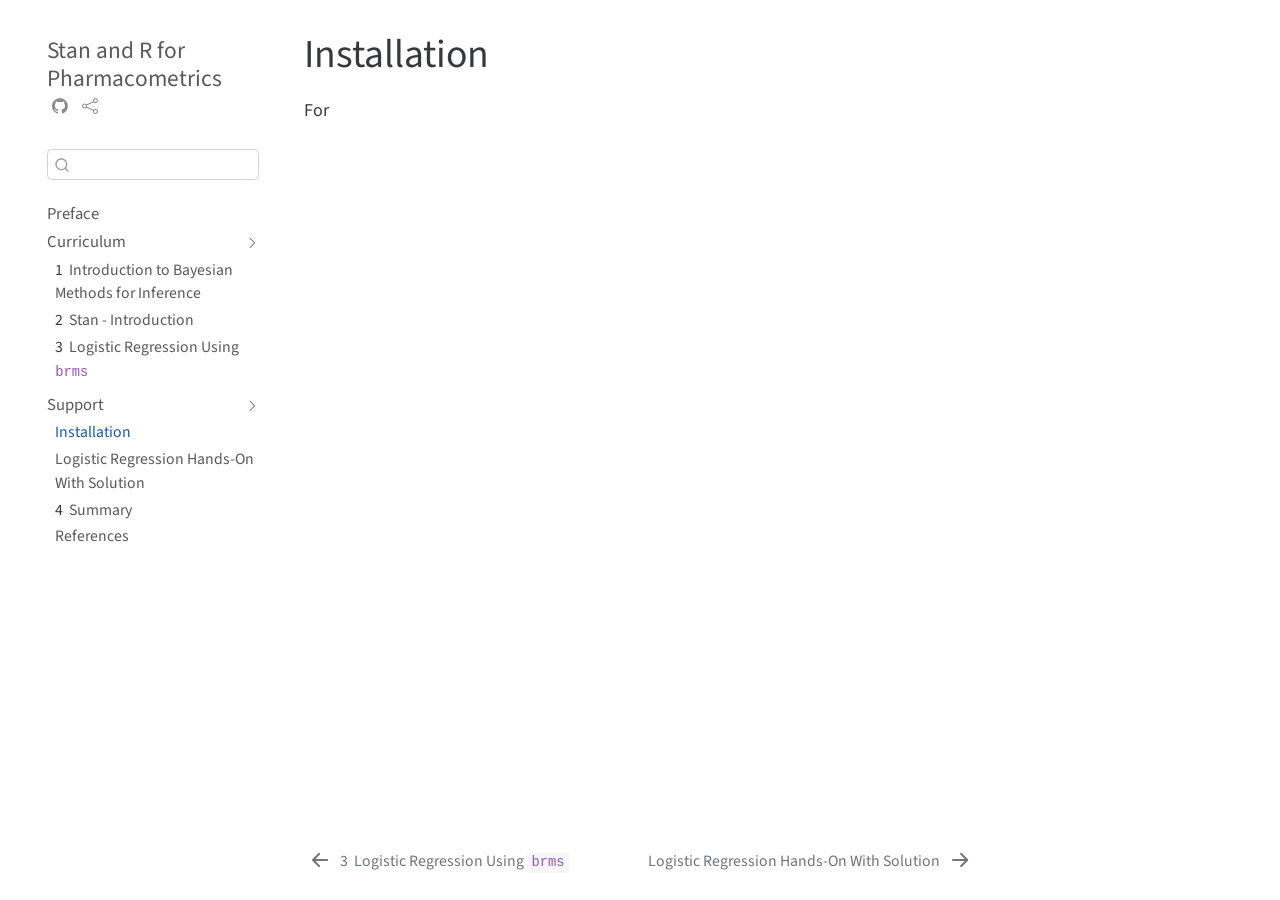
<file: docs/installation.html>
<!DOCTYPE html>
<html xmlns="http://www.w3.org/1999/xhtml" lang="en" xml:lang="en"><head>

<meta charset="utf-8">
<meta name="generator" content="quarto-1.0.36">

<meta name="viewport" content="width=device-width, initial-scale=1.0, user-scalable=yes">


<title>Stan and R for Pharmacometrics - Installation</title>
<style>
code{white-space: pre-wrap;}
span.smallcaps{font-variant: small-caps;}
span.underline{text-decoration: underline;}
div.column{display: inline-block; vertical-align: top; width: 50%;}
div.hanging-indent{margin-left: 1.5em; text-indent: -1.5em;}
ul.task-list{list-style: none;}
</style>


<script src="site_libs/quarto-nav/quarto-nav.js"></script>
<script src="site_libs/quarto-nav/headroom.min.js"></script>
<script src="site_libs/clipboard/clipboard.min.js"></script>
<script src="site_libs/quarto-search/autocomplete.umd.js"></script>
<script src="site_libs/quarto-search/fuse.min.js"></script>
<script src="site_libs/quarto-search/quarto-search.js"></script>
<meta name="quarto:offset" content="./">
<link href="./logreg_ho_solution.html" rel="next">
<link href="./logisticregression.html" rel="prev">
<script src="site_libs/quarto-html/quarto.js"></script>
<script src="site_libs/quarto-html/popper.min.js"></script>
<script src="site_libs/quarto-html/tippy.umd.min.js"></script>
<script src="site_libs/quarto-html/anchor.min.js"></script>
<link href="site_libs/quarto-html/tippy.css" rel="stylesheet">
<link href="site_libs/quarto-html/quarto-syntax-highlighting.css" rel="stylesheet" id="quarto-text-highlighting-styles">
<script src="site_libs/bootstrap/bootstrap.min.js"></script>
<link href="site_libs/bootstrap/bootstrap-icons.css" rel="stylesheet">
<link href="site_libs/bootstrap/bootstrap.min.css" rel="stylesheet" id="quarto-bootstrap" data-mode="light">
<script id="quarto-search-options" type="application/json">{
  "location": "sidebar",
  "copy-button": false,
  "collapse-after": 3,
  "panel-placement": "start",
  "type": "textbox",
  "limit": 20,
  "language": {
    "search-no-results-text": "No results",
    "search-matching-documents-text": "matching documents",
    "search-copy-link-title": "Copy link to search",
    "search-hide-matches-text": "Hide additional matches",
    "search-more-match-text": "more match in this document",
    "search-more-matches-text": "more matches in this document",
    "search-clear-button-title": "Clear",
    "search-detached-cancel-button-title": "Cancel",
    "search-submit-button-title": "Submit"
  }
}</script>


</head>

<body class="nav-sidebar floating">

<div id="quarto-search-results"></div>
  <header id="quarto-header" class="headroom fixed-top">
  <nav class="quarto-secondary-nav" data-bs-toggle="collapse" data-bs-target="#quarto-sidebar" aria-controls="quarto-sidebar" aria-expanded="false" aria-label="Toggle sidebar navigation" onclick="if (window.quartoToggleHeadroom) { window.quartoToggleHeadroom(); }">
    <div class="container-fluid d-flex justify-content-between">
      <h1 class="quarto-secondary-nav-title">Installation</h1>
      <button type="button" class="quarto-btn-toggle btn" aria-label="Show secondary navigation">
        <i class="bi bi-chevron-right"></i>
      </button>
    </div>
  </nav>
</header>
<!-- content -->
<div id="quarto-content" class="quarto-container page-columns page-rows-contents page-layout-article">
<!-- sidebar -->
  <nav id="quarto-sidebar" class="sidebar collapse sidebar-navigation floating overflow-auto">
    <div class="pt-lg-2 mt-2 text-left sidebar-header">
    <div class="sidebar-title mb-0 py-0">
      <a href="./">Stan and R for Pharmacometrics</a> 
        <div class="sidebar-tools-main">
    <a href="https://github.com/cbdavis33/cbdavis33.github.io" title="Source Code" class="sidebar-tool px-1"><i class="bi bi-github"></i></a>
    <a href="" title="Share" id="sidebar-tool-dropdown-0" class="sidebar-tool dropdown-toggle px-1" data-bs-toggle="dropdown" aria-expanded="false"><i class="bi bi-share"></i></a>
    <ul class="dropdown-menu" aria-labelledby="sidebar-tool-dropdown-0">
        <li>
          <a class="dropdown-item sidebar-tools-main-item" href="https://twitter.com/intent/tweet?url=|url|">
            <i class="bi bi-bi-twitter pe-1"></i>
          Twitter
          </a>
        </li>
        <li>
          <a class="dropdown-item sidebar-tools-main-item" href="https://www.facebook.com/sharer/sharer.php?u=|url|">
            <i class="bi bi-bi-facebook pe-1"></i>
          Facebook
          </a>
        </li>
    </ul>
</div>
    </div>
      </div>
      <div class="mt-2 flex-shrink-0 align-items-center">
        <div class="sidebar-search">
        <div id="quarto-search" class="" title="Search"></div>
        </div>
      </div>
    <div class="sidebar-menu-container"> 
    <ul class="list-unstyled mt-1">
        <li class="sidebar-item">
  <div class="sidebar-item-container"> 
  <a href="./index.html" class="sidebar-item-text sidebar-link">Preface</a>
  </div>
</li>
        <li class="sidebar-item sidebar-item-section">
      <div class="sidebar-item-container"> 
            <a class="sidebar-item-text sidebar-link text-start" data-bs-toggle="collapse" data-bs-target="#quarto-sidebar-section-1" aria-expanded="true">Curriculum</a>
          <a class="sidebar-item-toggle text-start" data-bs-toggle="collapse" data-bs-target="#quarto-sidebar-section-1" aria-expanded="true">
            <i class="bi bi-chevron-right ms-2"></i>
          </a> 
      </div>
      <ul id="quarto-sidebar-section-1" class="collapse list-unstyled sidebar-section depth1 show">  
          <li class="sidebar-item">
  <div class="sidebar-item-container"> 
  <a href="./intro.html" class="sidebar-item-text sidebar-link"><span class="chapter-number">1</span>&nbsp; <span class="chapter-title">Introduction to Bayesian Methods for Inference</span></a>
  </div>
</li>
          <li class="sidebar-item">
  <div class="sidebar-item-container"> 
  <a href="./stancodeblocks.html" class="sidebar-item-text sidebar-link"><span class="chapter-number">2</span>&nbsp; <span class="chapter-title">Stan - Introduction</span></a>
  </div>
</li>
          <li class="sidebar-item">
  <div class="sidebar-item-container"> 
  <a href="./logisticregression.html" class="sidebar-item-text sidebar-link"><span class="chapter-number">3</span>&nbsp; <span class="chapter-title">Logistic Regression Using <code>brms</code></span></a>
  </div>
</li>
      </ul>
  </li>
        <li class="sidebar-item sidebar-item-section">
      <div class="sidebar-item-container"> 
            <a class="sidebar-item-text sidebar-link text-start" data-bs-toggle="collapse" data-bs-target="#quarto-sidebar-section-2" aria-expanded="true">Support</a>
          <a class="sidebar-item-toggle text-start" data-bs-toggle="collapse" data-bs-target="#quarto-sidebar-section-2" aria-expanded="true">
            <i class="bi bi-chevron-right ms-2"></i>
          </a> 
      </div>
      <ul id="quarto-sidebar-section-2" class="collapse list-unstyled sidebar-section depth1 show">  
          <li class="sidebar-item">
  <div class="sidebar-item-container"> 
  <a href="./installation.html" class="sidebar-item-text sidebar-link active">Installation</a>
  </div>
</li>
          <li class="sidebar-item">
  <div class="sidebar-item-container"> 
  <a href="./logreg_ho_solution.html" class="sidebar-item-text sidebar-link">Logistic Regression Hands-On With Solution</a>
  </div>
</li>
          <li class="sidebar-item">
  <div class="sidebar-item-container"> 
  <a href="./summary.html" class="sidebar-item-text sidebar-link"><span class="chapter-number">4</span>&nbsp; <span class="chapter-title">Summary</span></a>
  </div>
</li>
          <li class="sidebar-item">
  <div class="sidebar-item-container"> 
  <a href="./references.html" class="sidebar-item-text sidebar-link">References</a>
  </div>
</li>
      </ul>
  </li>
    </ul>
    </div>
</nav>
<!-- margin-sidebar -->
    <div id="quarto-margin-sidebar" class="sidebar margin-sidebar">
        
    </div>
<!-- main -->
<main class="content" id="quarto-document-content">

<header id="title-block-header" class="quarto-title-block default">
<div class="quarto-title">
<h1 class="title d-none d-lg-block">Installation</h1>
</div>



<div class="quarto-title-meta">

    
    
  </div>
  

</header>

<p>For</p>



</main> <!-- /main -->
<script id="quarto-html-after-body" type="application/javascript">
window.document.addEventListener("DOMContentLoaded", function (event) {
  const toggleBodyColorMode = (bsSheetEl) => {
    const mode = bsSheetEl.getAttribute("data-mode");
    const bodyEl = window.document.querySelector("body");
    if (mode === "dark") {
      bodyEl.classList.add("quarto-dark");
      bodyEl.classList.remove("quarto-light");
    } else {
      bodyEl.classList.add("quarto-light");
      bodyEl.classList.remove("quarto-dark");
    }
  }
  const toggleBodyColorPrimary = () => {
    const bsSheetEl = window.document.querySelector("link#quarto-bootstrap");
    if (bsSheetEl) {
      toggleBodyColorMode(bsSheetEl);
    }
  }
  toggleBodyColorPrimary();  
  const icon = "";
  const anchorJS = new window.AnchorJS();
  anchorJS.options = {
    placement: 'right',
    icon: icon
  };
  anchorJS.add('.anchored');
  const clipboard = new window.ClipboardJS('.code-copy-button', {
    target: function(trigger) {
      return trigger.previousElementSibling;
    }
  });
  clipboard.on('success', function(e) {
    // button target
    const button = e.trigger;
    // don't keep focus
    button.blur();
    // flash "checked"
    button.classList.add('code-copy-button-checked');
    var currentTitle = button.getAttribute("title");
    button.setAttribute("title", "Copied!");
    setTimeout(function() {
      button.setAttribute("title", currentTitle);
      button.classList.remove('code-copy-button-checked');
    }, 1000);
    // clear code selection
    e.clearSelection();
  });
  function tippyHover(el, contentFn) {
    const config = {
      allowHTML: true,
      content: contentFn,
      maxWidth: 500,
      delay: 100,
      arrow: false,
      appendTo: function(el) {
          return el.parentElement;
      },
      interactive: true,
      interactiveBorder: 10,
      theme: 'quarto',
      placement: 'bottom-start'
    };
    window.tippy(el, config); 
  }
  const noterefs = window.document.querySelectorAll('a[role="doc-noteref"]');
  for (var i=0; i<noterefs.length; i++) {
    const ref = noterefs[i];
    tippyHover(ref, function() {
      let href = ref.getAttribute('href');
      try { href = new URL(href).hash; } catch {}
      const id = href.replace(/^#\/?/, "");
      const note = window.document.getElementById(id);
      return note.innerHTML;
    });
  }
  var bibliorefs = window.document.querySelectorAll('a[role="doc-biblioref"]');
  for (var i=0; i<bibliorefs.length; i++) {
    const ref = bibliorefs[i];
    const cites = ref.parentNode.getAttribute('data-cites').split(' ');
    tippyHover(ref, function() {
      var popup = window.document.createElement('div');
      cites.forEach(function(cite) {
        var citeDiv = window.document.createElement('div');
        citeDiv.classList.add('hanging-indent');
        citeDiv.classList.add('csl-entry');
        var biblioDiv = window.document.getElementById('ref-' + cite);
        if (biblioDiv) {
          citeDiv.innerHTML = biblioDiv.innerHTML;
        }
        popup.appendChild(citeDiv);
      });
      return popup.innerHTML;
    });
  }
});
</script>
<nav class="page-navigation">
  <div class="nav-page nav-page-previous">
      <a href="./logisticregression.html" class="pagination-link">
        <i class="bi bi-arrow-left-short"></i> <span class="nav-page-text"><span class="chapter-number">3</span>&nbsp; <span class="chapter-title">Logistic Regression Using <code>brms</code></span></span>
      </a>          
  </div>
  <div class="nav-page nav-page-next">
      <a href="./logreg_ho_solution.html" class="pagination-link">
        <span class="nav-page-text">Logistic Regression Hands-On With Solution</span> <i class="bi bi-arrow-right-short"></i>
      </a>
  </div>
</nav>
</div> <!-- /content -->



</body></html>
</file>
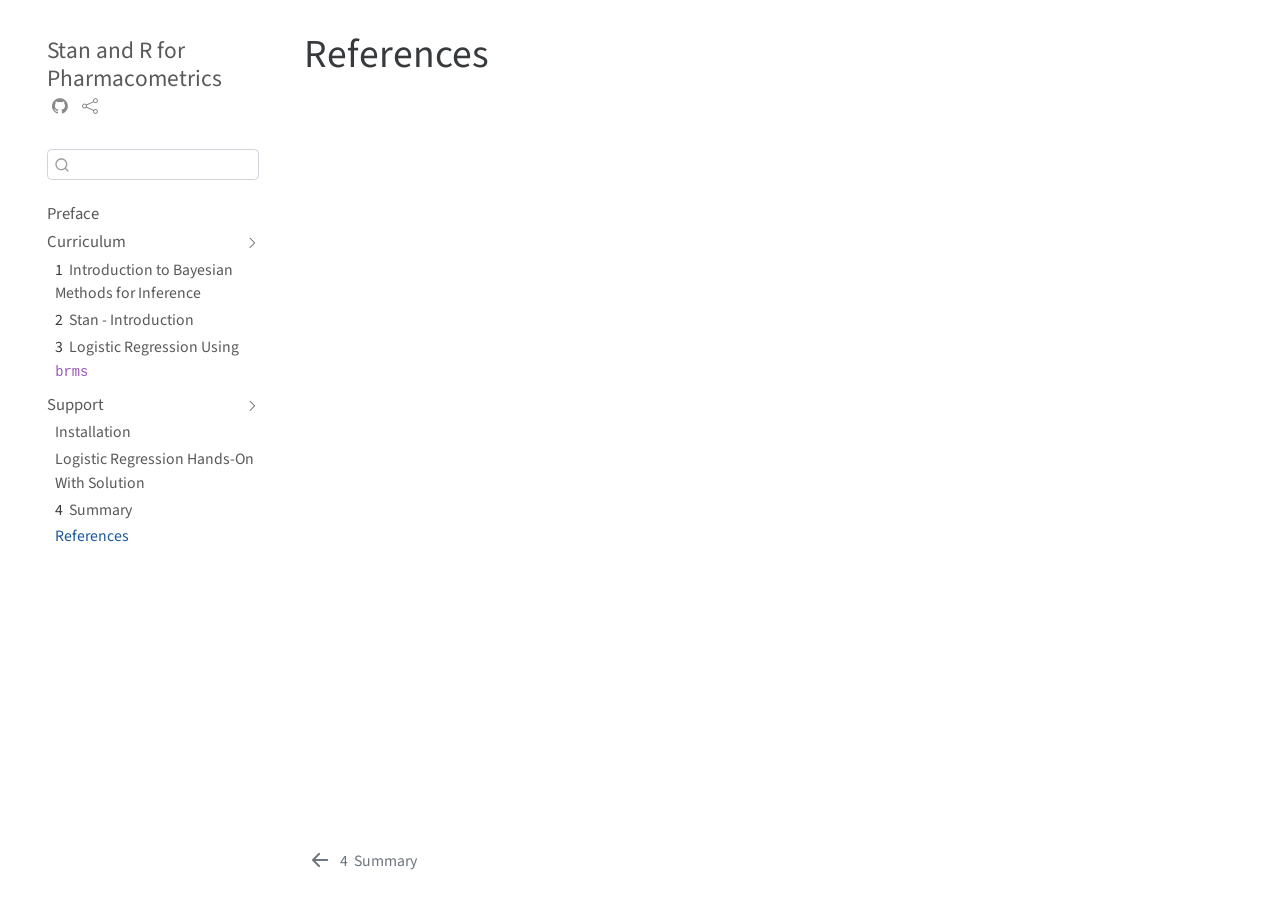
<file: docs/references.html>
<!DOCTYPE html>
<html xmlns="http://www.w3.org/1999/xhtml" lang="en" xml:lang="en"><head>

<meta charset="utf-8">
<meta name="generator" content="quarto-1.0.36">

<meta name="viewport" content="width=device-width, initial-scale=1.0, user-scalable=yes">


<title>Stan and R for Pharmacometrics - References</title>
<style>
code{white-space: pre-wrap;}
span.smallcaps{font-variant: small-caps;}
span.underline{text-decoration: underline;}
div.column{display: inline-block; vertical-align: top; width: 50%;}
div.hanging-indent{margin-left: 1.5em; text-indent: -1.5em;}
ul.task-list{list-style: none;}
div.csl-bib-body { }
div.csl-entry {
  clear: both;
}
.hanging div.csl-entry {
  margin-left:2em;
  text-indent:-2em;
}
div.csl-left-margin {
  min-width:2em;
  float:left;
}
div.csl-right-inline {
  margin-left:2em;
  padding-left:1em;
}
div.csl-indent {
  margin-left: 2em;
}
</style>


<script src="site_libs/quarto-nav/quarto-nav.js"></script>
<script src="site_libs/quarto-nav/headroom.min.js"></script>
<script src="site_libs/clipboard/clipboard.min.js"></script>
<script src="site_libs/quarto-search/autocomplete.umd.js"></script>
<script src="site_libs/quarto-search/fuse.min.js"></script>
<script src="site_libs/quarto-search/quarto-search.js"></script>
<meta name="quarto:offset" content="./">
<link href="./summary.html" rel="prev">
<script src="site_libs/quarto-html/quarto.js"></script>
<script src="site_libs/quarto-html/popper.min.js"></script>
<script src="site_libs/quarto-html/tippy.umd.min.js"></script>
<script src="site_libs/quarto-html/anchor.min.js"></script>
<link href="site_libs/quarto-html/tippy.css" rel="stylesheet">
<link href="site_libs/quarto-html/quarto-syntax-highlighting.css" rel="stylesheet" id="quarto-text-highlighting-styles">
<script src="site_libs/bootstrap/bootstrap.min.js"></script>
<link href="site_libs/bootstrap/bootstrap-icons.css" rel="stylesheet">
<link href="site_libs/bootstrap/bootstrap.min.css" rel="stylesheet" id="quarto-bootstrap" data-mode="light">
<script id="quarto-search-options" type="application/json">{
  "location": "sidebar",
  "copy-button": false,
  "collapse-after": 3,
  "panel-placement": "start",
  "type": "textbox",
  "limit": 20,
  "language": {
    "search-no-results-text": "No results",
    "search-matching-documents-text": "matching documents",
    "search-copy-link-title": "Copy link to search",
    "search-hide-matches-text": "Hide additional matches",
    "search-more-match-text": "more match in this document",
    "search-more-matches-text": "more matches in this document",
    "search-clear-button-title": "Clear",
    "search-detached-cancel-button-title": "Cancel",
    "search-submit-button-title": "Submit"
  }
}</script>


</head>

<body class="nav-sidebar floating">

<div id="quarto-search-results"></div>
  <header id="quarto-header" class="headroom fixed-top">
  <nav class="quarto-secondary-nav" data-bs-toggle="collapse" data-bs-target="#quarto-sidebar" aria-controls="quarto-sidebar" aria-expanded="false" aria-label="Toggle sidebar navigation" onclick="if (window.quartoToggleHeadroom) { window.quartoToggleHeadroom(); }">
    <div class="container-fluid d-flex justify-content-between">
      <h1 class="quarto-secondary-nav-title">References</h1>
      <button type="button" class="quarto-btn-toggle btn" aria-label="Show secondary navigation">
        <i class="bi bi-chevron-right"></i>
      </button>
    </div>
  </nav>
</header>
<!-- content -->
<div id="quarto-content" class="quarto-container page-columns page-rows-contents page-layout-article">
<!-- sidebar -->
  <nav id="quarto-sidebar" class="sidebar collapse sidebar-navigation floating overflow-auto">
    <div class="pt-lg-2 mt-2 text-left sidebar-header">
    <div class="sidebar-title mb-0 py-0">
      <a href="./">Stan and R for Pharmacometrics</a> 
        <div class="sidebar-tools-main">
    <a href="https://github.com/cbdavis33/cbdavis33.github.io" title="Source Code" class="sidebar-tool px-1"><i class="bi bi-github"></i></a>
    <a href="" title="Share" id="sidebar-tool-dropdown-0" class="sidebar-tool dropdown-toggle px-1" data-bs-toggle="dropdown" aria-expanded="false"><i class="bi bi-share"></i></a>
    <ul class="dropdown-menu" aria-labelledby="sidebar-tool-dropdown-0">
        <li>
          <a class="dropdown-item sidebar-tools-main-item" href="https://twitter.com/intent/tweet?url=|url|">
            <i class="bi bi-bi-twitter pe-1"></i>
          Twitter
          </a>
        </li>
        <li>
          <a class="dropdown-item sidebar-tools-main-item" href="https://www.facebook.com/sharer/sharer.php?u=|url|">
            <i class="bi bi-bi-facebook pe-1"></i>
          Facebook
          </a>
        </li>
    </ul>
</div>
    </div>
      </div>
      <div class="mt-2 flex-shrink-0 align-items-center">
        <div class="sidebar-search">
        <div id="quarto-search" class="" title="Search"></div>
        </div>
      </div>
    <div class="sidebar-menu-container"> 
    <ul class="list-unstyled mt-1">
        <li class="sidebar-item">
  <div class="sidebar-item-container"> 
  <a href="./index.html" class="sidebar-item-text sidebar-link">Preface</a>
  </div>
</li>
        <li class="sidebar-item sidebar-item-section">
      <div class="sidebar-item-container"> 
            <a class="sidebar-item-text sidebar-link text-start" data-bs-toggle="collapse" data-bs-target="#quarto-sidebar-section-1" aria-expanded="true">Curriculum</a>
          <a class="sidebar-item-toggle text-start" data-bs-toggle="collapse" data-bs-target="#quarto-sidebar-section-1" aria-expanded="true">
            <i class="bi bi-chevron-right ms-2"></i>
          </a> 
      </div>
      <ul id="quarto-sidebar-section-1" class="collapse list-unstyled sidebar-section depth1 show">  
          <li class="sidebar-item">
  <div class="sidebar-item-container"> 
  <a href="./intro.html" class="sidebar-item-text sidebar-link"><span class="chapter-number">1</span>&nbsp; <span class="chapter-title">Introduction to Bayesian Methods for Inference</span></a>
  </div>
</li>
          <li class="sidebar-item">
  <div class="sidebar-item-container"> 
  <a href="./stancodeblocks.html" class="sidebar-item-text sidebar-link"><span class="chapter-number">2</span>&nbsp; <span class="chapter-title">Stan - Introduction</span></a>
  </div>
</li>
          <li class="sidebar-item">
  <div class="sidebar-item-container"> 
  <a href="./logisticregression.html" class="sidebar-item-text sidebar-link"><span class="chapter-number">3</span>&nbsp; <span class="chapter-title">Logistic Regression Using <code>brms</code></span></a>
  </div>
</li>
      </ul>
  </li>
        <li class="sidebar-item sidebar-item-section">
      <div class="sidebar-item-container"> 
            <a class="sidebar-item-text sidebar-link text-start" data-bs-toggle="collapse" data-bs-target="#quarto-sidebar-section-2" aria-expanded="true">Support</a>
          <a class="sidebar-item-toggle text-start" data-bs-toggle="collapse" data-bs-target="#quarto-sidebar-section-2" aria-expanded="true">
            <i class="bi bi-chevron-right ms-2"></i>
          </a> 
      </div>
      <ul id="quarto-sidebar-section-2" class="collapse list-unstyled sidebar-section depth1 show">  
          <li class="sidebar-item">
  <div class="sidebar-item-container"> 
  <a href="./installation.html" class="sidebar-item-text sidebar-link">Installation</a>
  </div>
</li>
          <li class="sidebar-item">
  <div class="sidebar-item-container"> 
  <a href="./logreg_ho_solution.html" class="sidebar-item-text sidebar-link">Logistic Regression Hands-On With Solution</a>
  </div>
</li>
          <li class="sidebar-item">
  <div class="sidebar-item-container"> 
  <a href="./summary.html" class="sidebar-item-text sidebar-link"><span class="chapter-number">4</span>&nbsp; <span class="chapter-title">Summary</span></a>
  </div>
</li>
          <li class="sidebar-item">
  <div class="sidebar-item-container"> 
  <a href="./references.html" class="sidebar-item-text sidebar-link active">References</a>
  </div>
</li>
      </ul>
  </li>
    </ul>
    </div>
</nav>
<!-- margin-sidebar -->
    <div id="quarto-margin-sidebar" class="sidebar margin-sidebar">
        
    </div>
<!-- main -->
<main class="content" id="quarto-document-content">

<header id="title-block-header" class="quarto-title-block default">
<div class="quarto-title">
<h1 class="title d-none d-lg-block">References</h1>
</div>



<div class="quarto-title-meta">

    
    
  </div>
  

</header>

<div id="refs" role="doc-bibliography" style="display: none">

</div>



</main> <!-- /main -->
<script id="quarto-html-after-body" type="application/javascript">
window.document.addEventListener("DOMContentLoaded", function (event) {
  const toggleBodyColorMode = (bsSheetEl) => {
    const mode = bsSheetEl.getAttribute("data-mode");
    const bodyEl = window.document.querySelector("body");
    if (mode === "dark") {
      bodyEl.classList.add("quarto-dark");
      bodyEl.classList.remove("quarto-light");
    } else {
      bodyEl.classList.add("quarto-light");
      bodyEl.classList.remove("quarto-dark");
    }
  }
  const toggleBodyColorPrimary = () => {
    const bsSheetEl = window.document.querySelector("link#quarto-bootstrap");
    if (bsSheetEl) {
      toggleBodyColorMode(bsSheetEl);
    }
  }
  toggleBodyColorPrimary();  
  const icon = "";
  const anchorJS = new window.AnchorJS();
  anchorJS.options = {
    placement: 'right',
    icon: icon
  };
  anchorJS.add('.anchored');
  const clipboard = new window.ClipboardJS('.code-copy-button', {
    target: function(trigger) {
      return trigger.previousElementSibling;
    }
  });
  clipboard.on('success', function(e) {
    // button target
    const button = e.trigger;
    // don't keep focus
    button.blur();
    // flash "checked"
    button.classList.add('code-copy-button-checked');
    var currentTitle = button.getAttribute("title");
    button.setAttribute("title", "Copied!");
    setTimeout(function() {
      button.setAttribute("title", currentTitle);
      button.classList.remove('code-copy-button-checked');
    }, 1000);
    // clear code selection
    e.clearSelection();
  });
  function tippyHover(el, contentFn) {
    const config = {
      allowHTML: true,
      content: contentFn,
      maxWidth: 500,
      delay: 100,
      arrow: false,
      appendTo: function(el) {
          return el.parentElement;
      },
      interactive: true,
      interactiveBorder: 10,
      theme: 'quarto',
      placement: 'bottom-start'
    };
    window.tippy(el, config); 
  }
  const noterefs = window.document.querySelectorAll('a[role="doc-noteref"]');
  for (var i=0; i<noterefs.length; i++) {
    const ref = noterefs[i];
    tippyHover(ref, function() {
      let href = ref.getAttribute('href');
      try { href = new URL(href).hash; } catch {}
      const id = href.replace(/^#\/?/, "");
      const note = window.document.getElementById(id);
      return note.innerHTML;
    });
  }
  var bibliorefs = window.document.querySelectorAll('a[role="doc-biblioref"]');
  for (var i=0; i<bibliorefs.length; i++) {
    const ref = bibliorefs[i];
    const cites = ref.parentNode.getAttribute('data-cites').split(' ');
    tippyHover(ref, function() {
      var popup = window.document.createElement('div');
      cites.forEach(function(cite) {
        var citeDiv = window.document.createElement('div');
        citeDiv.classList.add('hanging-indent');
        citeDiv.classList.add('csl-entry');
        var biblioDiv = window.document.getElementById('ref-' + cite);
        if (biblioDiv) {
          citeDiv.innerHTML = biblioDiv.innerHTML;
        }
        popup.appendChild(citeDiv);
      });
      return popup.innerHTML;
    });
  }
});
</script>
<nav class="page-navigation">
  <div class="nav-page nav-page-previous">
      <a href="./summary.html" class="pagination-link">
        <i class="bi bi-arrow-left-short"></i> <span class="nav-page-text"><span class="chapter-number">4</span>&nbsp; <span class="chapter-title">Summary</span></span>
      </a>          
  </div>
  <div class="nav-page nav-page-next">
  </div>
</nav>
</div> <!-- /content -->



</body></html>
</file>
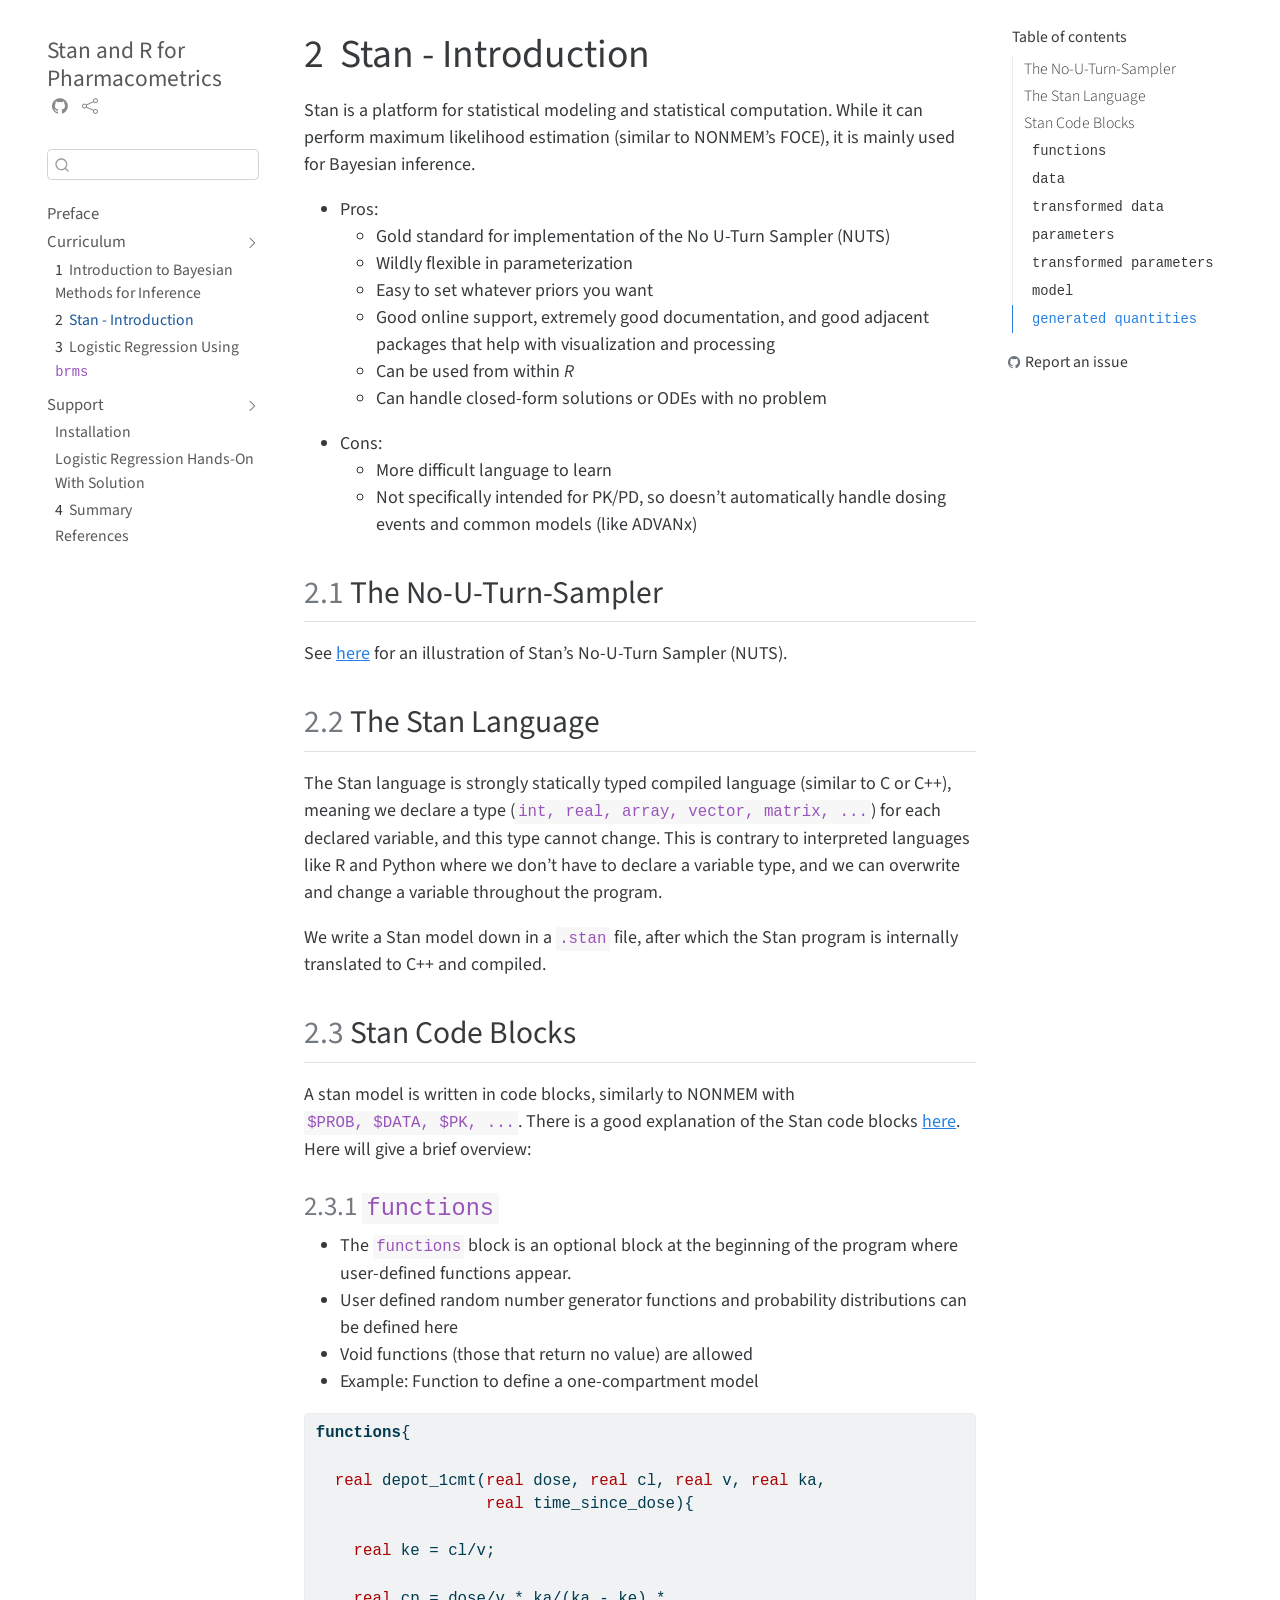
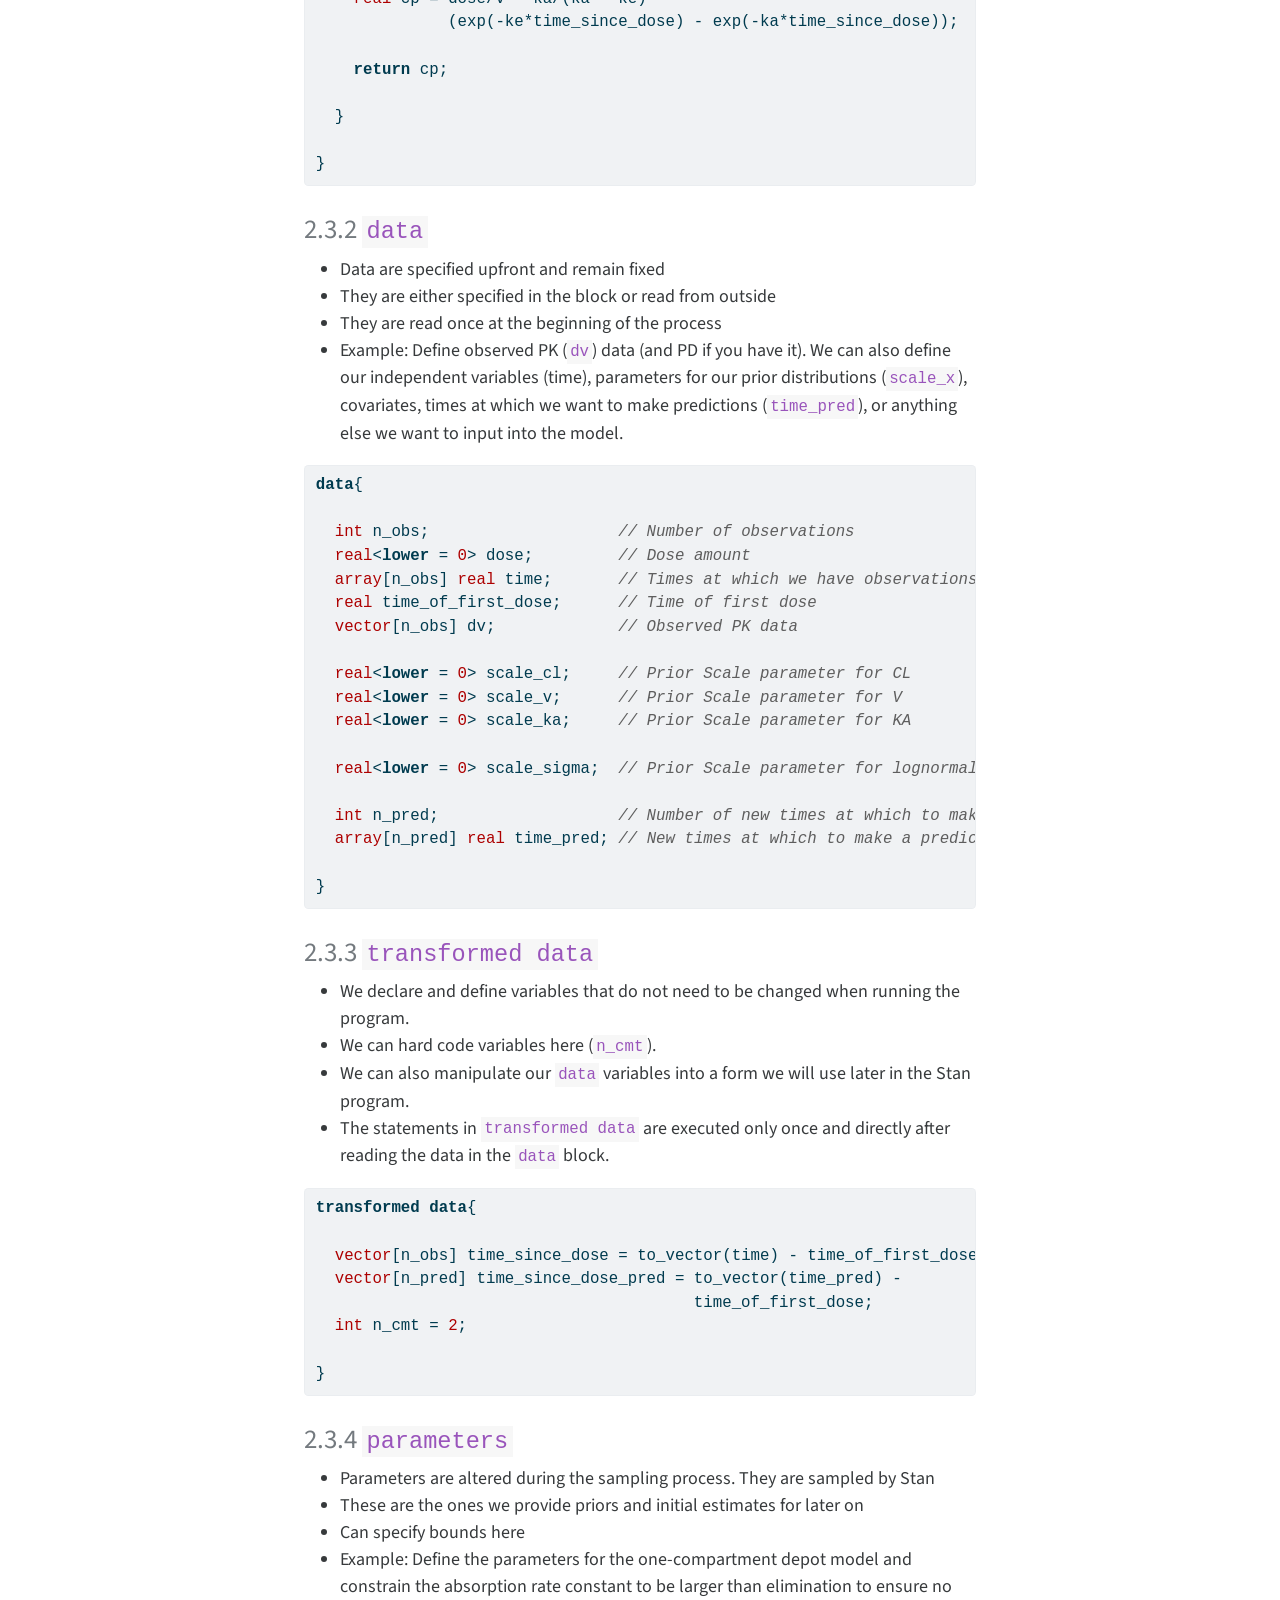
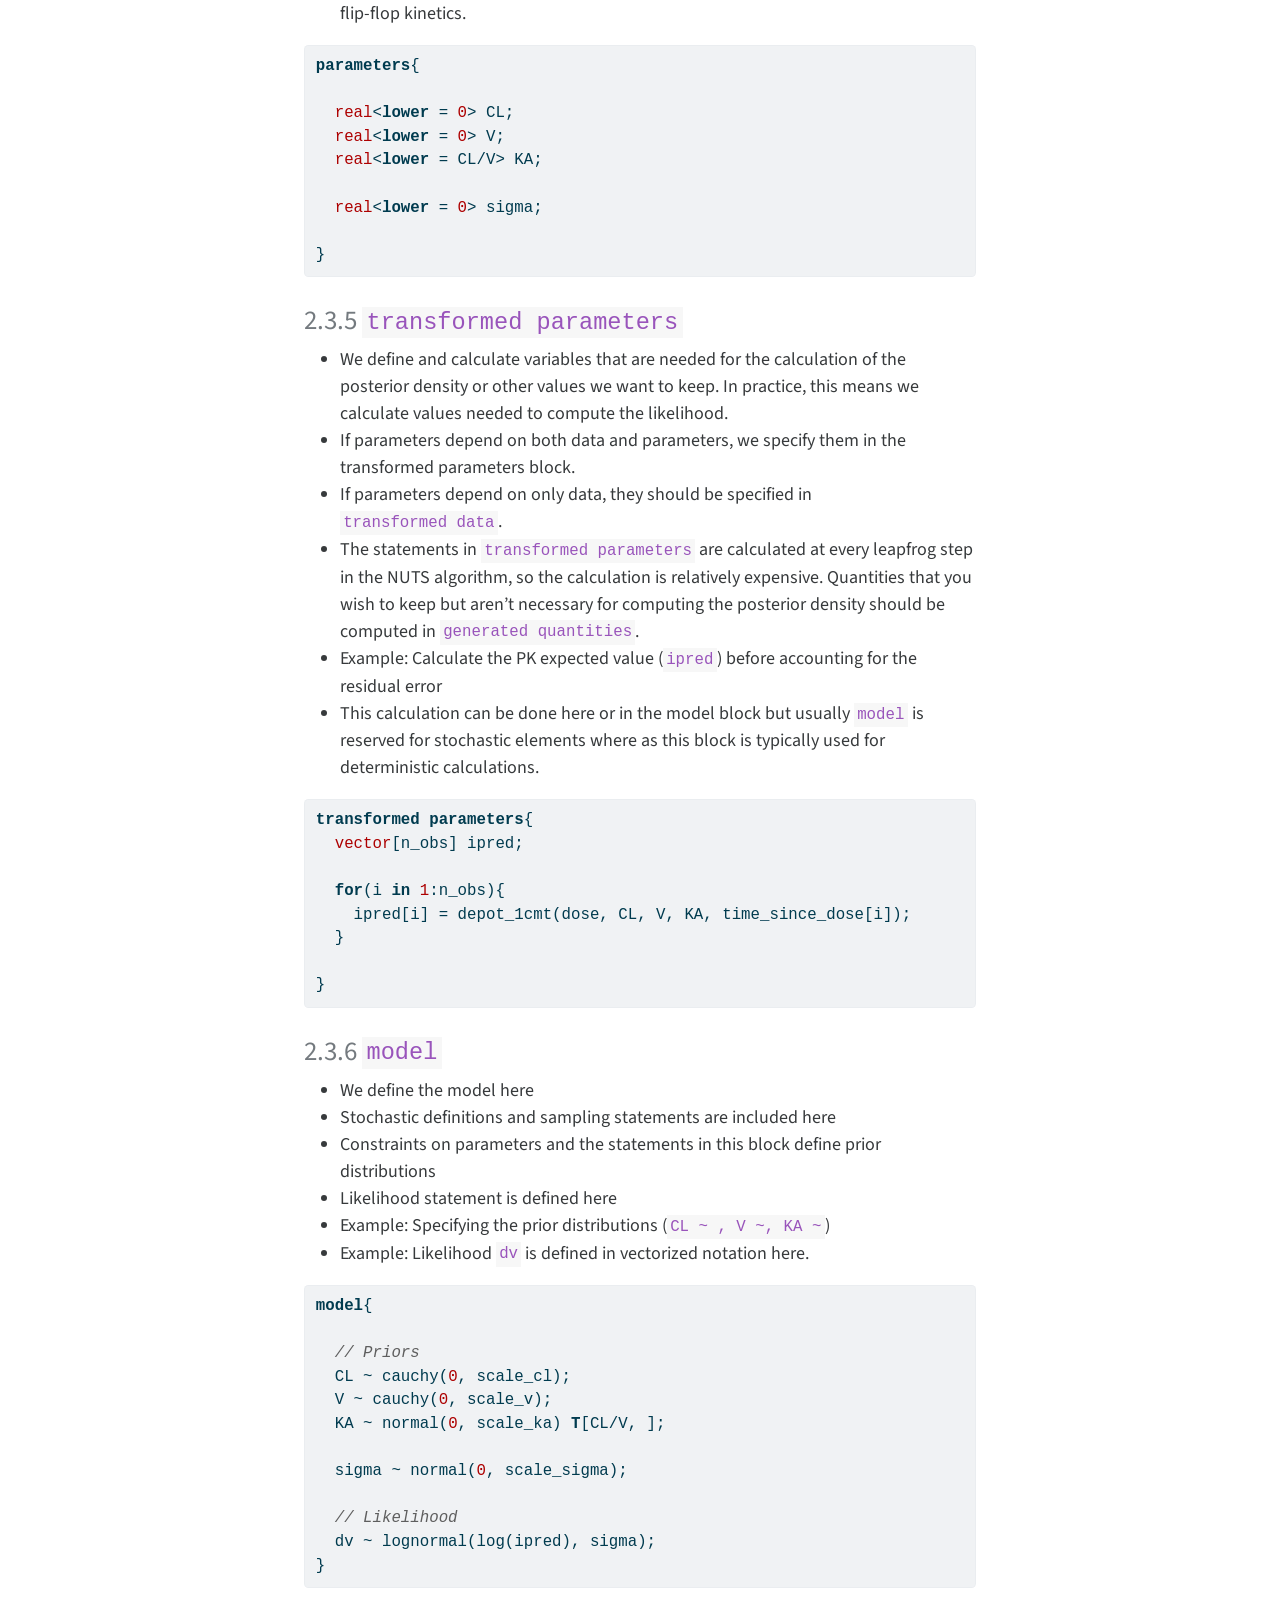
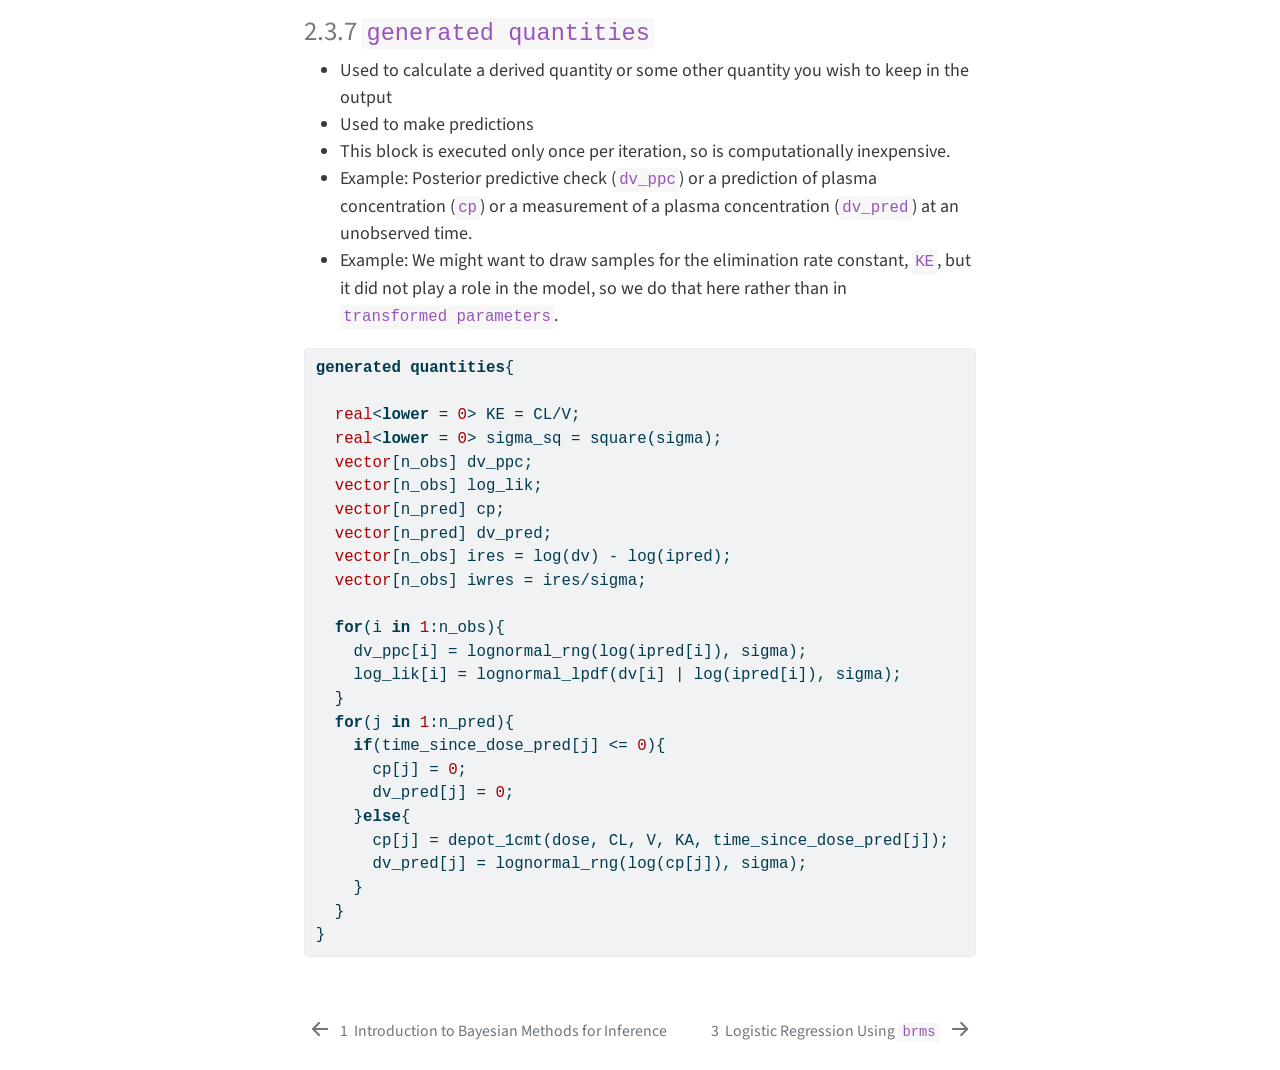
<file: docs/stancodeblocks.html>
<!DOCTYPE html>
<html xmlns="http://www.w3.org/1999/xhtml" lang="en" xml:lang="en"><head>

<meta charset="utf-8">
<meta name="generator" content="quarto-1.0.36">

<meta name="viewport" content="width=device-width, initial-scale=1.0, user-scalable=yes">


<title>Stan and R for Pharmacometrics - 2&nbsp; Stan - Introduction</title>
<style>
code{white-space: pre-wrap;}
span.smallcaps{font-variant: small-caps;}
span.underline{text-decoration: underline;}
div.column{display: inline-block; vertical-align: top; width: 50%;}
div.hanging-indent{margin-left: 1.5em; text-indent: -1.5em;}
ul.task-list{list-style: none;}
pre > code.sourceCode { white-space: pre; position: relative; }
pre > code.sourceCode > span { display: inline-block; line-height: 1.25; }
pre > code.sourceCode > span:empty { height: 1.2em; }
.sourceCode { overflow: visible; }
code.sourceCode > span { color: inherit; text-decoration: inherit; }
div.sourceCode { margin: 1em 0; }
pre.sourceCode { margin: 0; }
@media screen {
div.sourceCode { overflow: auto; }
}
@media print {
pre > code.sourceCode { white-space: pre-wrap; }
pre > code.sourceCode > span { text-indent: -5em; padding-left: 5em; }
}
pre.numberSource code
  { counter-reset: source-line 0; }
pre.numberSource code > span
  { position: relative; left: -4em; counter-increment: source-line; }
pre.numberSource code > span > a:first-child::before
  { content: counter(source-line);
    position: relative; left: -1em; text-align: right; vertical-align: baseline;
    border: none; display: inline-block;
    -webkit-touch-callout: none; -webkit-user-select: none;
    -khtml-user-select: none; -moz-user-select: none;
    -ms-user-select: none; user-select: none;
    padding: 0 4px; width: 4em;
    color: #aaaaaa;
  }
pre.numberSource { margin-left: 3em; border-left: 1px solid #aaaaaa;  padding-left: 4px; }
div.sourceCode
  {   }
@media screen {
pre > code.sourceCode > span > a:first-child::before { text-decoration: underline; }
}
code span.al { color: #ff0000; font-weight: bold; } /* Alert */
code span.an { color: #60a0b0; font-weight: bold; font-style: italic; } /* Annotation */
code span.at { color: #7d9029; } /* Attribute */
code span.bn { color: #40a070; } /* BaseN */
code span.bu { } /* BuiltIn */
code span.cf { color: #007020; font-weight: bold; } /* ControlFlow */
code span.ch { color: #4070a0; } /* Char */
code span.cn { color: #880000; } /* Constant */
code span.co { color: #60a0b0; font-style: italic; } /* Comment */
code span.cv { color: #60a0b0; font-weight: bold; font-style: italic; } /* CommentVar */
code span.do { color: #ba2121; font-style: italic; } /* Documentation */
code span.dt { color: #902000; } /* DataType */
code span.dv { color: #40a070; } /* DecVal */
code span.er { color: #ff0000; font-weight: bold; } /* Error */
code span.ex { } /* Extension */
code span.fl { color: #40a070; } /* Float */
code span.fu { color: #06287e; } /* Function */
code span.im { } /* Import */
code span.in { color: #60a0b0; font-weight: bold; font-style: italic; } /* Information */
code span.kw { color: #007020; font-weight: bold; } /* Keyword */
code span.op { color: #666666; } /* Operator */
code span.ot { color: #007020; } /* Other */
code span.pp { color: #bc7a00; } /* Preprocessor */
code span.sc { color: #4070a0; } /* SpecialChar */
code span.ss { color: #bb6688; } /* SpecialString */
code span.st { color: #4070a0; } /* String */
code span.va { color: #19177c; } /* Variable */
code span.vs { color: #4070a0; } /* VerbatimString */
code span.wa { color: #60a0b0; font-weight: bold; font-style: italic; } /* Warning */
</style>


<script src="site_libs/quarto-nav/quarto-nav.js"></script>
<script src="site_libs/quarto-nav/headroom.min.js"></script>
<script src="site_libs/clipboard/clipboard.min.js"></script>
<script src="site_libs/quarto-search/autocomplete.umd.js"></script>
<script src="site_libs/quarto-search/fuse.min.js"></script>
<script src="site_libs/quarto-search/quarto-search.js"></script>
<meta name="quarto:offset" content="./">
<link href="./logisticregression.html" rel="next">
<link href="./intro.html" rel="prev">
<script src="site_libs/quarto-html/quarto.js"></script>
<script src="site_libs/quarto-html/popper.min.js"></script>
<script src="site_libs/quarto-html/tippy.umd.min.js"></script>
<script src="site_libs/quarto-html/anchor.min.js"></script>
<link href="site_libs/quarto-html/tippy.css" rel="stylesheet">
<link href="site_libs/quarto-html/quarto-syntax-highlighting.css" rel="stylesheet" id="quarto-text-highlighting-styles">
<script src="site_libs/bootstrap/bootstrap.min.js"></script>
<link href="site_libs/bootstrap/bootstrap-icons.css" rel="stylesheet">
<link href="site_libs/bootstrap/bootstrap.min.css" rel="stylesheet" id="quarto-bootstrap" data-mode="light">
<script id="quarto-search-options" type="application/json">{
  "location": "sidebar",
  "copy-button": false,
  "collapse-after": 3,
  "panel-placement": "start",
  "type": "textbox",
  "limit": 20,
  "language": {
    "search-no-results-text": "No results",
    "search-matching-documents-text": "matching documents",
    "search-copy-link-title": "Copy link to search",
    "search-hide-matches-text": "Hide additional matches",
    "search-more-match-text": "more match in this document",
    "search-more-matches-text": "more matches in this document",
    "search-clear-button-title": "Clear",
    "search-detached-cancel-button-title": "Cancel",
    "search-submit-button-title": "Submit"
  }
}</script>


</head>

<body class="nav-sidebar floating">

<div id="quarto-search-results"></div>
  <header id="quarto-header" class="headroom fixed-top">
  <nav class="quarto-secondary-nav" data-bs-toggle="collapse" data-bs-target="#quarto-sidebar" aria-controls="quarto-sidebar" aria-expanded="false" aria-label="Toggle sidebar navigation" onclick="if (window.quartoToggleHeadroom) { window.quartoToggleHeadroom(); }">
    <div class="container-fluid d-flex justify-content-between">
      <h1 class="quarto-secondary-nav-title"><span class="chapter-number">2</span>&nbsp; <span class="chapter-title">Stan - Introduction</span></h1>
      <button type="button" class="quarto-btn-toggle btn" aria-label="Show secondary navigation">
        <i class="bi bi-chevron-right"></i>
      </button>
    </div>
  </nav>
</header>
<!-- content -->
<div id="quarto-content" class="quarto-container page-columns page-rows-contents page-layout-article">
<!-- sidebar -->
  <nav id="quarto-sidebar" class="sidebar collapse sidebar-navigation floating overflow-auto">
    <div class="pt-lg-2 mt-2 text-left sidebar-header">
    <div class="sidebar-title mb-0 py-0">
      <a href="./">Stan and R for Pharmacometrics</a> 
        <div class="sidebar-tools-main">
    <a href="https://github.com/cbdavis33/cbdavis33.github.io" title="Source Code" class="sidebar-tool px-1"><i class="bi bi-github"></i></a>
    <a href="" title="Share" id="sidebar-tool-dropdown-0" class="sidebar-tool dropdown-toggle px-1" data-bs-toggle="dropdown" aria-expanded="false"><i class="bi bi-share"></i></a>
    <ul class="dropdown-menu" aria-labelledby="sidebar-tool-dropdown-0">
        <li>
          <a class="dropdown-item sidebar-tools-main-item" href="https://twitter.com/intent/tweet?url=|url|">
            <i class="bi bi-bi-twitter pe-1"></i>
          Twitter
          </a>
        </li>
        <li>
          <a class="dropdown-item sidebar-tools-main-item" href="https://www.facebook.com/sharer/sharer.php?u=|url|">
            <i class="bi bi-bi-facebook pe-1"></i>
          Facebook
          </a>
        </li>
    </ul>
</div>
    </div>
      </div>
      <div class="mt-2 flex-shrink-0 align-items-center">
        <div class="sidebar-search">
        <div id="quarto-search" class="" title="Search"></div>
        </div>
      </div>
    <div class="sidebar-menu-container"> 
    <ul class="list-unstyled mt-1">
        <li class="sidebar-item">
  <div class="sidebar-item-container"> 
  <a href="./index.html" class="sidebar-item-text sidebar-link">Preface</a>
  </div>
</li>
        <li class="sidebar-item sidebar-item-section">
      <div class="sidebar-item-container"> 
            <a class="sidebar-item-text sidebar-link text-start" data-bs-toggle="collapse" data-bs-target="#quarto-sidebar-section-1" aria-expanded="true">Curriculum</a>
          <a class="sidebar-item-toggle text-start" data-bs-toggle="collapse" data-bs-target="#quarto-sidebar-section-1" aria-expanded="true">
            <i class="bi bi-chevron-right ms-2"></i>
          </a> 
      </div>
      <ul id="quarto-sidebar-section-1" class="collapse list-unstyled sidebar-section depth1 show">  
          <li class="sidebar-item">
  <div class="sidebar-item-container"> 
  <a href="./intro.html" class="sidebar-item-text sidebar-link"><span class="chapter-number">1</span>&nbsp; <span class="chapter-title">Introduction to Bayesian Methods for Inference</span></a>
  </div>
</li>
          <li class="sidebar-item">
  <div class="sidebar-item-container"> 
  <a href="./stancodeblocks.html" class="sidebar-item-text sidebar-link active"><span class="chapter-number">2</span>&nbsp; <span class="chapter-title">Stan - Introduction</span></a>
  </div>
</li>
          <li class="sidebar-item">
  <div class="sidebar-item-container"> 
  <a href="./logisticregression.html" class="sidebar-item-text sidebar-link"><span class="chapter-number">3</span>&nbsp; <span class="chapter-title">Logistic Regression Using <code>brms</code></span></a>
  </div>
</li>
      </ul>
  </li>
        <li class="sidebar-item sidebar-item-section">
      <div class="sidebar-item-container"> 
            <a class="sidebar-item-text sidebar-link text-start" data-bs-toggle="collapse" data-bs-target="#quarto-sidebar-section-2" aria-expanded="true">Support</a>
          <a class="sidebar-item-toggle text-start" data-bs-toggle="collapse" data-bs-target="#quarto-sidebar-section-2" aria-expanded="true">
            <i class="bi bi-chevron-right ms-2"></i>
          </a> 
      </div>
      <ul id="quarto-sidebar-section-2" class="collapse list-unstyled sidebar-section depth1 show">  
          <li class="sidebar-item">
  <div class="sidebar-item-container"> 
  <a href="./installation.html" class="sidebar-item-text sidebar-link">Installation</a>
  </div>
</li>
          <li class="sidebar-item">
  <div class="sidebar-item-container"> 
  <a href="./logreg_ho_solution.html" class="sidebar-item-text sidebar-link">Logistic Regression Hands-On With Solution</a>
  </div>
</li>
          <li class="sidebar-item">
  <div class="sidebar-item-container"> 
  <a href="./summary.html" class="sidebar-item-text sidebar-link"><span class="chapter-number">4</span>&nbsp; <span class="chapter-title">Summary</span></a>
  </div>
</li>
          <li class="sidebar-item">
  <div class="sidebar-item-container"> 
  <a href="./references.html" class="sidebar-item-text sidebar-link">References</a>
  </div>
</li>
      </ul>
  </li>
    </ul>
    </div>
</nav>
<!-- margin-sidebar -->
    <div id="quarto-margin-sidebar" class="sidebar margin-sidebar">
        <nav id="TOC" role="doc-toc">
    <h2 id="toc-title">Table of contents</h2>
   
  <ul>
  <li><a href="#the-no-u-turn-sampler" id="toc-the-no-u-turn-sampler" class="nav-link active" data-scroll-target="#the-no-u-turn-sampler"> <span class="header-section-number">2.1</span> The No-U-Turn-Sampler</a></li>
  <li><a href="#the-stan-language" id="toc-the-stan-language" class="nav-link" data-scroll-target="#the-stan-language"> <span class="header-section-number">2.2</span> The Stan Language</a></li>
  <li><a href="#stan-code-blocks" id="toc-stan-code-blocks" class="nav-link" data-scroll-target="#stan-code-blocks"> <span class="header-section-number">2.3</span> Stan Code Blocks</a>
  <ul class="collapse">
  <li><a href="#functions" id="toc-functions" class="nav-link" data-scroll-target="#functions"> <span class="header-section-number">2.3.1</span> <code>functions</code></a></li>
  <li><a href="#data" id="toc-data" class="nav-link" data-scroll-target="#data"> <span class="header-section-number">2.3.2</span> <code>data</code></a></li>
  <li><a href="#transformed-data" id="toc-transformed-data" class="nav-link" data-scroll-target="#transformed-data"> <span class="header-section-number">2.3.3</span> <code>transformed data</code></a></li>
  <li><a href="#parameters" id="toc-parameters" class="nav-link" data-scroll-target="#parameters"> <span class="header-section-number">2.3.4</span> <code>parameters</code></a></li>
  <li><a href="#transformed-parameters" id="toc-transformed-parameters" class="nav-link" data-scroll-target="#transformed-parameters"> <span class="header-section-number">2.3.5</span> <code>transformed parameters</code></a></li>
  <li><a href="#model" id="toc-model" class="nav-link" data-scroll-target="#model"> <span class="header-section-number">2.3.6</span> <code>model</code></a></li>
  <li><a href="#generated-quantities" id="toc-generated-quantities" class="nav-link" data-scroll-target="#generated-quantities"> <span class="header-section-number">2.3.7</span> <code>generated quantities</code></a></li>
  </ul></li>
  </ul>
<div class="toc-actions"><div><i class="bi bi-github"></i></div><div class="action-links"><p><a href="https://github.com/cbdavis33/cbdavis33.github.io/issues/new" class="toc-action">Report an issue</a></p></div></div></nav>
    </div>
<!-- main -->
<main class="content" id="quarto-document-content">

<header id="title-block-header" class="quarto-title-block default">
<div class="quarto-title">
<h1 class="title d-none d-lg-block"><span class="chapter-number">2</span>&nbsp; <span class="chapter-title">Stan - Introduction</span></h1>
</div>



<div class="quarto-title-meta">

    
    
  </div>
  

</header>

<p>Stan is a platform for statistical modeling and statistical computation. While it can perform maximum likelihood estimation (similar to NONMEM’s FOCE), it is mainly used for Bayesian inference.</p>
<ul>
<li>Pros:
<ul>
<li>Gold standard for implementation of the No U-Turn Sampler (NUTS)</li>
<li>Wildly flexible in parameterization</li>
<li>Easy to set whatever priors you want</li>
<li>Good online support, extremely good documentation, and good adjacent packages that help with visualization and processing</li>
<li>Can be used from within <em>R</em></li>
<li>Can handle closed-form solutions or ODEs with no problem</li>
</ul></li>
<li>Cons:
<ul>
<li>More difficult language to learn</li>
<li>Not specifically intended for PK/PD, so doesn’t automatically handle dosing events and common models (like ADVANx)</li>
</ul></li>
</ul>
<section id="the-no-u-turn-sampler" class="level2" data-number="2.1">
<h2 data-number="2.1" class="anchored" data-anchor-id="the-no-u-turn-sampler"><span class="header-section-number">2.1</span> The No-U-Turn-Sampler</h2>
<p>See <a href="https://chi-feng.github.io/mcmc-demo/app.html?algorithm=EfficientNUTS&amp;target=standard">here</a> for an illustration of Stan’s No-U-Turn Sampler (NUTS).</p>
</section>
<section id="the-stan-language" class="level2" data-number="2.2">
<h2 data-number="2.2" class="anchored" data-anchor-id="the-stan-language"><span class="header-section-number">2.2</span> The Stan Language</h2>
<p>The Stan language is strongly statically typed compiled language (similar to C or C++), meaning we declare a type (<code>int, real, array, vector, matrix, ...</code>) for each declared variable, and this type cannot change. This is contrary to interpreted languages like R and Python where we don’t have to declare a variable type, and we can overwrite and change a variable throughout the program.</p>
<p>We write a Stan model down in a <code>.stan</code> file, after which the Stan program is internally translated to C++ and compiled.</p>
</section>
<section id="stan-code-blocks" class="level2" data-number="2.3">
<h2 data-number="2.3" class="anchored" data-anchor-id="stan-code-blocks"><span class="header-section-number">2.3</span> Stan Code Blocks</h2>
<p>A stan model is written in code blocks, similarly to NONMEM with <code>$PROB, $DATA, $PK, ...</code>. There is a good explanation of the Stan code blocks <a href="https://mc-stan.org/docs/reference-manual/overview-of-stans-program-blocks.html">here</a>. Here will give a brief overview:</p>
<section id="functions" class="level3" data-number="2.3.1">
<h3 data-number="2.3.1" class="anchored" data-anchor-id="functions"><span class="header-section-number">2.3.1</span> <code>functions</code></h3>
<ul>
<li>The <code>functions</code> block is an optional block at the beginning of the program where user-defined functions appear.</li>
<li>User defined random number generator functions and probability distributions can be defined here</li>
<li>Void functions (those that return no value) are allowed</li>
<li>Example: Function to define a one-compartment model</li>
</ul>
<div class="cell" data-output.var="functions">
<div class="sourceCode cell-code" id="cb1"><pre class="sourceCode stan code-with-copy"><code class="sourceCode stan"><span id="cb1-1"><a href="#cb1-1" aria-hidden="true" tabindex="-1"></a><span class="kw">functions</span>{</span>
<span id="cb1-2"><a href="#cb1-2" aria-hidden="true" tabindex="-1"></a>  </span>
<span id="cb1-3"><a href="#cb1-3" aria-hidden="true" tabindex="-1"></a>  <span class="dt">real</span> depot_1cmt(<span class="dt">real</span> dose, <span class="dt">real</span> cl, <span class="dt">real</span> v, <span class="dt">real</span> ka, </span>
<span id="cb1-4"><a href="#cb1-4" aria-hidden="true" tabindex="-1"></a>                  <span class="dt">real</span> time_since_dose){</span>
<span id="cb1-5"><a href="#cb1-5" aria-hidden="true" tabindex="-1"></a>    </span>
<span id="cb1-6"><a href="#cb1-6" aria-hidden="true" tabindex="-1"></a>    <span class="dt">real</span> ke = cl/v;</span>
<span id="cb1-7"><a href="#cb1-7" aria-hidden="true" tabindex="-1"></a>    </span>
<span id="cb1-8"><a href="#cb1-8" aria-hidden="true" tabindex="-1"></a>    <span class="dt">real</span> cp = dose/v * ka/(ka - ke) * </span>
<span id="cb1-9"><a href="#cb1-9" aria-hidden="true" tabindex="-1"></a>              (exp(-ke*time_since_dose) - exp(-ka*time_since_dose));</span>
<span id="cb1-10"><a href="#cb1-10" aria-hidden="true" tabindex="-1"></a>    </span>
<span id="cb1-11"><a href="#cb1-11" aria-hidden="true" tabindex="-1"></a>    <span class="cf">return</span> cp;</span>
<span id="cb1-12"><a href="#cb1-12" aria-hidden="true" tabindex="-1"></a>    </span>
<span id="cb1-13"><a href="#cb1-13" aria-hidden="true" tabindex="-1"></a>  }</span>
<span id="cb1-14"><a href="#cb1-14" aria-hidden="true" tabindex="-1"></a>  </span>
<span id="cb1-15"><a href="#cb1-15" aria-hidden="true" tabindex="-1"></a>}</span></code><button title="Copy to Clipboard" class="code-copy-button"><i class="bi"></i></button></pre></div>
</div>
</section>
<section id="data" class="level3" data-number="2.3.2">
<h3 data-number="2.3.2" class="anchored" data-anchor-id="data"><span class="header-section-number">2.3.2</span> <code>data</code></h3>
<ul>
<li>Data are specified upfront and remain fixed<br>
</li>
<li>They are either specified in the block or read from outside<br>
</li>
<li>They are read once at the beginning of the process<br>
</li>
<li>Example: Define observed PK (<code>dv</code>) data (and PD if you have it). We can also define our independent variables (time), parameters for our prior distributions (<code>scale_x</code>), covariates, times at which we want to make predictions (<code>time_pred</code>), or anything else we want to input into the model.</li>
</ul>
<div class="cell" data-output.var="data">
<div class="sourceCode cell-code" id="cb2"><pre class="sourceCode stan code-with-copy"><code class="sourceCode stan"><span id="cb2-1"><a href="#cb2-1" aria-hidden="true" tabindex="-1"></a><span class="kw">data</span>{</span>
<span id="cb2-2"><a href="#cb2-2" aria-hidden="true" tabindex="-1"></a>  </span>
<span id="cb2-3"><a href="#cb2-3" aria-hidden="true" tabindex="-1"></a>  <span class="dt">int</span> n_obs;                    <span class="co">// Number of observations</span></span>
<span id="cb2-4"><a href="#cb2-4" aria-hidden="true" tabindex="-1"></a>  <span class="dt">real</span>&lt;<span class="kw">lower</span> = <span class="dv">0</span>&gt; dose;         <span class="co">// Dose amount</span></span>
<span id="cb2-5"><a href="#cb2-5" aria-hidden="true" tabindex="-1"></a>  <span class="dt">array</span>[n_obs] <span class="dt">real</span> time;       <span class="co">// Times at which we have observations</span></span>
<span id="cb2-6"><a href="#cb2-6" aria-hidden="true" tabindex="-1"></a>  <span class="dt">real</span> time_of_first_dose;      <span class="co">// Time of first dose</span></span>
<span id="cb2-7"><a href="#cb2-7" aria-hidden="true" tabindex="-1"></a>  <span class="dt">vector</span>[n_obs] dv;             <span class="co">// Observed PK data</span></span>
<span id="cb2-8"><a href="#cb2-8" aria-hidden="true" tabindex="-1"></a>  </span>
<span id="cb2-9"><a href="#cb2-9" aria-hidden="true" tabindex="-1"></a>  <span class="dt">real</span>&lt;<span class="kw">lower</span> = <span class="dv">0</span>&gt; scale_cl;     <span class="co">// Prior Scale parameter for CL</span></span>
<span id="cb2-10"><a href="#cb2-10" aria-hidden="true" tabindex="-1"></a>  <span class="dt">real</span>&lt;<span class="kw">lower</span> = <span class="dv">0</span>&gt; scale_v;      <span class="co">// Prior Scale parameter for V</span></span>
<span id="cb2-11"><a href="#cb2-11" aria-hidden="true" tabindex="-1"></a>  <span class="dt">real</span>&lt;<span class="kw">lower</span> = <span class="dv">0</span>&gt; scale_ka;     <span class="co">// Prior Scale parameter for KA</span></span>
<span id="cb2-12"><a href="#cb2-12" aria-hidden="true" tabindex="-1"></a>  </span>
<span id="cb2-13"><a href="#cb2-13" aria-hidden="true" tabindex="-1"></a>  <span class="dt">real</span>&lt;<span class="kw">lower</span> = <span class="dv">0</span>&gt; scale_sigma;  <span class="co">// Prior Scale parameter for lognormal error</span></span>
<span id="cb2-14"><a href="#cb2-14" aria-hidden="true" tabindex="-1"></a>  </span>
<span id="cb2-15"><a href="#cb2-15" aria-hidden="true" tabindex="-1"></a>  <span class="dt">int</span> n_pred;                   <span class="co">// Number of new times at which to make a prediction</span></span>
<span id="cb2-16"><a href="#cb2-16" aria-hidden="true" tabindex="-1"></a>  <span class="dt">array</span>[n_pred] <span class="dt">real</span> time_pred; <span class="co">// New times at which to make a prediction</span></span>
<span id="cb2-17"><a href="#cb2-17" aria-hidden="true" tabindex="-1"></a> </span>
<span id="cb2-18"><a href="#cb2-18" aria-hidden="true" tabindex="-1"></a>}</span></code><button title="Copy to Clipboard" class="code-copy-button"><i class="bi"></i></button></pre></div>
</div>
</section>
<section id="transformed-data" class="level3" data-number="2.3.3">
<h3 data-number="2.3.3" class="anchored" data-anchor-id="transformed-data"><span class="header-section-number">2.3.3</span> <code>transformed data</code></h3>
<ul>
<li>We declare and define variables that do not need to be changed when running the program.</li>
<li>We can hard code variables here (<code>n_cmt</code>).</li>
<li>We can also manipulate our <code>data</code> variables into a form we will use later in the Stan program.</li>
<li>The statements in <code>transformed data</code> are executed only once and directly after reading the data in the <code>data</code> block.</li>
</ul>
<div class="cell" data-output.var="transformed-data">
<div class="sourceCode cell-code" id="cb3"><pre class="sourceCode stan code-with-copy"><code class="sourceCode stan"><span id="cb3-1"><a href="#cb3-1" aria-hidden="true" tabindex="-1"></a><span class="kw">transformed data</span>{ </span>
<span id="cb3-2"><a href="#cb3-2" aria-hidden="true" tabindex="-1"></a>  </span>
<span id="cb3-3"><a href="#cb3-3" aria-hidden="true" tabindex="-1"></a>  <span class="dt">vector</span>[n_obs] time_since_dose = to_vector(time) - time_of_first_dose;</span>
<span id="cb3-4"><a href="#cb3-4" aria-hidden="true" tabindex="-1"></a>  <span class="dt">vector</span>[n_pred] time_since_dose_pred = to_vector(time_pred) - </span>
<span id="cb3-5"><a href="#cb3-5" aria-hidden="true" tabindex="-1"></a>                                        time_of_first_dose;</span>
<span id="cb3-6"><a href="#cb3-6" aria-hidden="true" tabindex="-1"></a>  <span class="dt">int</span> n_cmt = <span class="dv">2</span>;                                        </span>
<span id="cb3-7"><a href="#cb3-7" aria-hidden="true" tabindex="-1"></a>  </span>
<span id="cb3-8"><a href="#cb3-8" aria-hidden="true" tabindex="-1"></a>}</span></code><button title="Copy to Clipboard" class="code-copy-button"><i class="bi"></i></button></pre></div>
</div>
</section>
<section id="parameters" class="level3" data-number="2.3.4">
<h3 data-number="2.3.4" class="anchored" data-anchor-id="parameters"><span class="header-section-number">2.3.4</span> <code>parameters</code></h3>
<ul>
<li>Parameters are altered during the sampling process. They are sampled by Stan<br>
</li>
<li>These are the ones we provide priors and initial estimates for later on<br>
</li>
<li>Can specify bounds here</li>
<li>Example: Define the parameters for the one-compartment depot model and constrain the absorption rate constant to be larger than elimination to ensure no flip-flop kinetics.</li>
</ul>
<div class="cell" data-output.var="parameters">
<div class="sourceCode cell-code" id="cb4"><pre class="sourceCode stan code-with-copy"><code class="sourceCode stan"><span id="cb4-1"><a href="#cb4-1" aria-hidden="true" tabindex="-1"></a><span class="kw">parameters</span>{  </span>
<span id="cb4-2"><a href="#cb4-2" aria-hidden="true" tabindex="-1"></a>  </span>
<span id="cb4-3"><a href="#cb4-3" aria-hidden="true" tabindex="-1"></a>  <span class="dt">real</span>&lt;<span class="kw">lower</span> = <span class="dv">0</span>&gt; CL;     </span>
<span id="cb4-4"><a href="#cb4-4" aria-hidden="true" tabindex="-1"></a>  <span class="dt">real</span>&lt;<span class="kw">lower</span> = <span class="dv">0</span>&gt; V;</span>
<span id="cb4-5"><a href="#cb4-5" aria-hidden="true" tabindex="-1"></a>  <span class="dt">real</span>&lt;<span class="kw">lower</span> = CL/V&gt; KA;</span>
<span id="cb4-6"><a href="#cb4-6" aria-hidden="true" tabindex="-1"></a>  </span>
<span id="cb4-7"><a href="#cb4-7" aria-hidden="true" tabindex="-1"></a>  <span class="dt">real</span>&lt;<span class="kw">lower</span> = <span class="dv">0</span>&gt; sigma;</span>
<span id="cb4-8"><a href="#cb4-8" aria-hidden="true" tabindex="-1"></a>  </span>
<span id="cb4-9"><a href="#cb4-9" aria-hidden="true" tabindex="-1"></a>}</span></code><button title="Copy to Clipboard" class="code-copy-button"><i class="bi"></i></button></pre></div>
</div>
</section>
<section id="transformed-parameters" class="level3" data-number="2.3.5">
<h3 data-number="2.3.5" class="anchored" data-anchor-id="transformed-parameters"><span class="header-section-number">2.3.5</span> <code>transformed parameters</code></h3>
<ul>
<li>We define and calculate variables that are needed for the calculation of the posterior density or other values we want to keep. In practice, this means we calculate values needed to compute the likelihood.</li>
<li>If parameters depend on both data and parameters, we specify them in the transformed parameters block.</li>
<li>If parameters depend on only data, they should be specified in <code>transformed data</code>.</li>
<li>The statements in <code>transformed parameters</code> are calculated at every leapfrog step in the NUTS algorithm, so the calculation is relatively expensive. Quantities that you wish to keep but aren’t necessary for computing the posterior density should be computed in <code>generated quantities</code>.</li>
<li>Example: Calculate the PK expected value (<code>ipred</code>) before accounting for the residual error</li>
<li>This calculation can be done here or in the model block but usually <code>model</code> is reserved for stochastic elements where as this block is typically used for deterministic calculations.</li>
</ul>
<div class="cell" data-output.var="transformed parameters">
<div class="sourceCode cell-code" id="cb5"><pre class="sourceCode stan code-with-copy"><code class="sourceCode stan"><span id="cb5-1"><a href="#cb5-1" aria-hidden="true" tabindex="-1"></a><span class="kw">transformed parameters</span>{</span>
<span id="cb5-2"><a href="#cb5-2" aria-hidden="true" tabindex="-1"></a>  <span class="dt">vector</span>[n_obs] ipred;</span>
<span id="cb5-3"><a href="#cb5-3" aria-hidden="true" tabindex="-1"></a>  </span>
<span id="cb5-4"><a href="#cb5-4" aria-hidden="true" tabindex="-1"></a>  <span class="cf">for</span>(i <span class="cf">in</span> <span class="dv">1</span>:n_obs){</span>
<span id="cb5-5"><a href="#cb5-5" aria-hidden="true" tabindex="-1"></a>    ipred[i] = depot_1cmt(dose, CL, V, KA, time_since_dose[i]);</span>
<span id="cb5-6"><a href="#cb5-6" aria-hidden="true" tabindex="-1"></a>  }</span>
<span id="cb5-7"><a href="#cb5-7" aria-hidden="true" tabindex="-1"></a>  </span>
<span id="cb5-8"><a href="#cb5-8" aria-hidden="true" tabindex="-1"></a>}</span></code><button title="Copy to Clipboard" class="code-copy-button"><i class="bi"></i></button></pre></div>
</div>
</section>
<section id="model" class="level3" data-number="2.3.6">
<h3 data-number="2.3.6" class="anchored" data-anchor-id="model"><span class="header-section-number">2.3.6</span> <code>model</code></h3>
<ul>
<li>We define the model here</li>
<li>Stochastic definitions and sampling statements are included here<br>
</li>
<li>Constraints on parameters and the statements in this block define prior distributions<br>
</li>
<li>Likelihood statement is defined here</li>
<li>Example: Specifying the prior distributions (<code>CL ~ , V ~, KA ~</code>)</li>
<li>Example: Likelihood <code>dv</code> is defined in vectorized notation here.</li>
</ul>
<div class="cell" data-output.var="model">
<div class="sourceCode cell-code" id="cb6"><pre class="sourceCode stan code-with-copy"><code class="sourceCode stan"><span id="cb6-1"><a href="#cb6-1" aria-hidden="true" tabindex="-1"></a><span class="kw">model</span>{ </span>
<span id="cb6-2"><a href="#cb6-2" aria-hidden="true" tabindex="-1"></a>  </span>
<span id="cb6-3"><a href="#cb6-3" aria-hidden="true" tabindex="-1"></a>  <span class="co">// Priors</span></span>
<span id="cb6-4"><a href="#cb6-4" aria-hidden="true" tabindex="-1"></a>  CL ~ cauchy(<span class="dv">0</span>, scale_cl);</span>
<span id="cb6-5"><a href="#cb6-5" aria-hidden="true" tabindex="-1"></a>  V ~ cauchy(<span class="dv">0</span>, scale_v);</span>
<span id="cb6-6"><a href="#cb6-6" aria-hidden="true" tabindex="-1"></a>  KA ~ normal(<span class="dv">0</span>, scale_ka) <span class="kw">T</span>[CL/V, ];</span>
<span id="cb6-7"><a href="#cb6-7" aria-hidden="true" tabindex="-1"></a>  </span>
<span id="cb6-8"><a href="#cb6-8" aria-hidden="true" tabindex="-1"></a>  sigma ~ normal(<span class="dv">0</span>, scale_sigma);</span>
<span id="cb6-9"><a href="#cb6-9" aria-hidden="true" tabindex="-1"></a>  </span>
<span id="cb6-10"><a href="#cb6-10" aria-hidden="true" tabindex="-1"></a>  <span class="co">// Likelihood</span></span>
<span id="cb6-11"><a href="#cb6-11" aria-hidden="true" tabindex="-1"></a>  dv ~ lognormal(log(ipred), sigma);</span>
<span id="cb6-12"><a href="#cb6-12" aria-hidden="true" tabindex="-1"></a>}</span></code><button title="Copy to Clipboard" class="code-copy-button"><i class="bi"></i></button></pre></div>
</div>
</section>
<section id="generated-quantities" class="level3" data-number="2.3.7">
<h3 data-number="2.3.7" class="anchored" data-anchor-id="generated-quantities"><span class="header-section-number">2.3.7</span> <code>generated quantities</code></h3>
<ul>
<li>Used to calculate a derived quantity or some other quantity you wish to keep in the output</li>
<li>Used to make predictions</li>
<li>This block is executed only once per iteration, so is computationally inexpensive.</li>
<li>Example: Posterior predictive check (<code>dv_ppc</code>) or a prediction of plasma concentration (<code>cp</code>) or a measurement of a plasma concentration (<code>dv_pred</code>) at an unobserved time.</li>
<li>Example: We might want to draw samples for the elimination rate constant, <code>KE</code>, but it did not play a role in the model, so we do that here rather than in <code>transformed parameters</code>.</li>
</ul>
<div class="cell" data-output.var="generated quantities">
<div class="sourceCode cell-code" id="cb7"><pre class="sourceCode stan code-with-copy"><code class="sourceCode stan"><span id="cb7-1"><a href="#cb7-1" aria-hidden="true" tabindex="-1"></a><span class="kw">generated quantities</span>{</span>
<span id="cb7-2"><a href="#cb7-2" aria-hidden="true" tabindex="-1"></a>  </span>
<span id="cb7-3"><a href="#cb7-3" aria-hidden="true" tabindex="-1"></a>  <span class="dt">real</span>&lt;<span class="kw">lower</span> = <span class="dv">0</span>&gt; KE = CL/V;</span>
<span id="cb7-4"><a href="#cb7-4" aria-hidden="true" tabindex="-1"></a>  <span class="dt">real</span>&lt;<span class="kw">lower</span> = <span class="dv">0</span>&gt; sigma_sq = square(sigma);</span>
<span id="cb7-5"><a href="#cb7-5" aria-hidden="true" tabindex="-1"></a>  <span class="dt">vector</span>[n_obs] dv_ppc;</span>
<span id="cb7-6"><a href="#cb7-6" aria-hidden="true" tabindex="-1"></a>  <span class="dt">vector</span>[n_obs] log_lik;</span>
<span id="cb7-7"><a href="#cb7-7" aria-hidden="true" tabindex="-1"></a>  <span class="dt">vector</span>[n_pred] cp;</span>
<span id="cb7-8"><a href="#cb7-8" aria-hidden="true" tabindex="-1"></a>  <span class="dt">vector</span>[n_pred] dv_pred;</span>
<span id="cb7-9"><a href="#cb7-9" aria-hidden="true" tabindex="-1"></a>  <span class="dt">vector</span>[n_obs] ires = log(dv) - log(ipred);</span>
<span id="cb7-10"><a href="#cb7-10" aria-hidden="true" tabindex="-1"></a>  <span class="dt">vector</span>[n_obs] iwres = ires/sigma;</span>
<span id="cb7-11"><a href="#cb7-11" aria-hidden="true" tabindex="-1"></a>  </span>
<span id="cb7-12"><a href="#cb7-12" aria-hidden="true" tabindex="-1"></a>  <span class="cf">for</span>(i <span class="cf">in</span> <span class="dv">1</span>:n_obs){</span>
<span id="cb7-13"><a href="#cb7-13" aria-hidden="true" tabindex="-1"></a>    dv_ppc[i] = lognormal_rng(log(ipred[i]), sigma);</span>
<span id="cb7-14"><a href="#cb7-14" aria-hidden="true" tabindex="-1"></a>    log_lik[i] = lognormal_lpdf(dv[i] | log(ipred[i]), sigma);</span>
<span id="cb7-15"><a href="#cb7-15" aria-hidden="true" tabindex="-1"></a>  }</span>
<span id="cb7-16"><a href="#cb7-16" aria-hidden="true" tabindex="-1"></a>  <span class="cf">for</span>(j <span class="cf">in</span> <span class="dv">1</span>:n_pred){</span>
<span id="cb7-17"><a href="#cb7-17" aria-hidden="true" tabindex="-1"></a>    <span class="cf">if</span>(time_since_dose_pred[j] &lt;= <span class="dv">0</span>){</span>
<span id="cb7-18"><a href="#cb7-18" aria-hidden="true" tabindex="-1"></a>      cp[j] = <span class="dv">0</span>;</span>
<span id="cb7-19"><a href="#cb7-19" aria-hidden="true" tabindex="-1"></a>      dv_pred[j] = <span class="dv">0</span>;</span>
<span id="cb7-20"><a href="#cb7-20" aria-hidden="true" tabindex="-1"></a>    }<span class="cf">else</span>{</span>
<span id="cb7-21"><a href="#cb7-21" aria-hidden="true" tabindex="-1"></a>      cp[j] = depot_1cmt(dose, CL, V, KA, time_since_dose_pred[j]);</span>
<span id="cb7-22"><a href="#cb7-22" aria-hidden="true" tabindex="-1"></a>      dv_pred[j] = lognormal_rng(log(cp[j]), sigma);</span>
<span id="cb7-23"><a href="#cb7-23" aria-hidden="true" tabindex="-1"></a>    }</span>
<span id="cb7-24"><a href="#cb7-24" aria-hidden="true" tabindex="-1"></a>  }</span>
<span id="cb7-25"><a href="#cb7-25" aria-hidden="true" tabindex="-1"></a>}</span></code><button title="Copy to Clipboard" class="code-copy-button"><i class="bi"></i></button></pre></div>
</div>


</section>
</section>

</main> <!-- /main -->
<script id="quarto-html-after-body" type="application/javascript">
window.document.addEventListener("DOMContentLoaded", function (event) {
  const toggleBodyColorMode = (bsSheetEl) => {
    const mode = bsSheetEl.getAttribute("data-mode");
    const bodyEl = window.document.querySelector("body");
    if (mode === "dark") {
      bodyEl.classList.add("quarto-dark");
      bodyEl.classList.remove("quarto-light");
    } else {
      bodyEl.classList.add("quarto-light");
      bodyEl.classList.remove("quarto-dark");
    }
  }
  const toggleBodyColorPrimary = () => {
    const bsSheetEl = window.document.querySelector("link#quarto-bootstrap");
    if (bsSheetEl) {
      toggleBodyColorMode(bsSheetEl);
    }
  }
  toggleBodyColorPrimary();  
  const icon = "";
  const anchorJS = new window.AnchorJS();
  anchorJS.options = {
    placement: 'right',
    icon: icon
  };
  anchorJS.add('.anchored');
  const clipboard = new window.ClipboardJS('.code-copy-button', {
    target: function(trigger) {
      return trigger.previousElementSibling;
    }
  });
  clipboard.on('success', function(e) {
    // button target
    const button = e.trigger;
    // don't keep focus
    button.blur();
    // flash "checked"
    button.classList.add('code-copy-button-checked');
    var currentTitle = button.getAttribute("title");
    button.setAttribute("title", "Copied!");
    setTimeout(function() {
      button.setAttribute("title", currentTitle);
      button.classList.remove('code-copy-button-checked');
    }, 1000);
    // clear code selection
    e.clearSelection();
  });
  function tippyHover(el, contentFn) {
    const config = {
      allowHTML: true,
      content: contentFn,
      maxWidth: 500,
      delay: 100,
      arrow: false,
      appendTo: function(el) {
          return el.parentElement;
      },
      interactive: true,
      interactiveBorder: 10,
      theme: 'quarto',
      placement: 'bottom-start'
    };
    window.tippy(el, config); 
  }
  const noterefs = window.document.querySelectorAll('a[role="doc-noteref"]');
  for (var i=0; i<noterefs.length; i++) {
    const ref = noterefs[i];
    tippyHover(ref, function() {
      let href = ref.getAttribute('href');
      try { href = new URL(href).hash; } catch {}
      const id = href.replace(/^#\/?/, "");
      const note = window.document.getElementById(id);
      return note.innerHTML;
    });
  }
  var bibliorefs = window.document.querySelectorAll('a[role="doc-biblioref"]');
  for (var i=0; i<bibliorefs.length; i++) {
    const ref = bibliorefs[i];
    const cites = ref.parentNode.getAttribute('data-cites').split(' ');
    tippyHover(ref, function() {
      var popup = window.document.createElement('div');
      cites.forEach(function(cite) {
        var citeDiv = window.document.createElement('div');
        citeDiv.classList.add('hanging-indent');
        citeDiv.classList.add('csl-entry');
        var biblioDiv = window.document.getElementById('ref-' + cite);
        if (biblioDiv) {
          citeDiv.innerHTML = biblioDiv.innerHTML;
        }
        popup.appendChild(citeDiv);
      });
      return popup.innerHTML;
    });
  }
});
</script>
<nav class="page-navigation">
  <div class="nav-page nav-page-previous">
      <a href="./intro.html" class="pagination-link">
        <i class="bi bi-arrow-left-short"></i> <span class="nav-page-text"><span class="chapter-number">1</span>&nbsp; <span class="chapter-title">Introduction to Bayesian Methods for Inference</span></span>
      </a>          
  </div>
  <div class="nav-page nav-page-next">
      <a href="./logisticregression.html" class="pagination-link">
        <span class="nav-page-text"><span class="chapter-number">3</span>&nbsp; <span class="chapter-title">Logistic Regression Using <code>brms</code></span></span> <i class="bi bi-arrow-right-short"></i>
      </a>
  </div>
</nav>
</div> <!-- /content -->



</body></html>
</file>
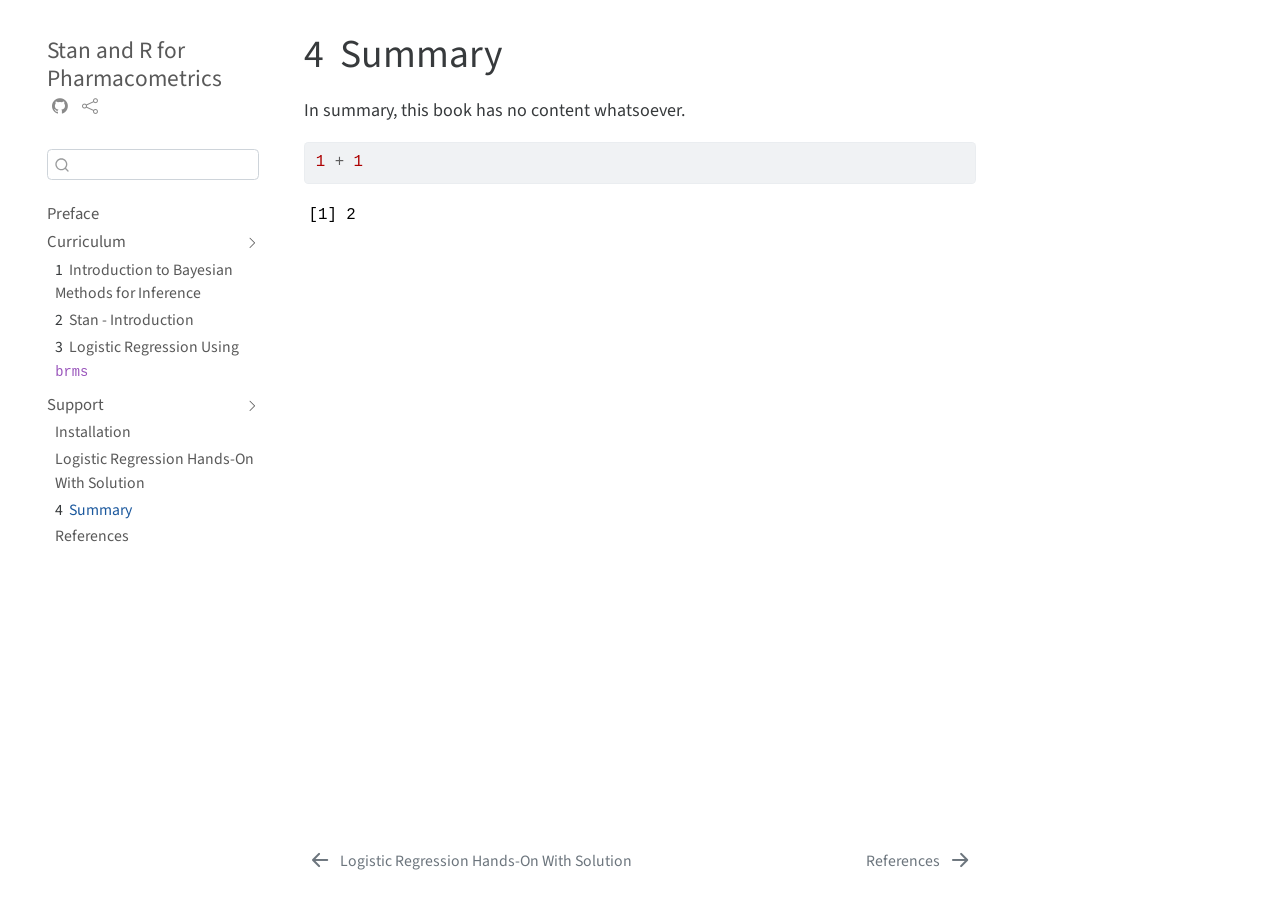
<file: docs/summary.html>
<!DOCTYPE html>
<html xmlns="http://www.w3.org/1999/xhtml" lang="en" xml:lang="en"><head>

<meta charset="utf-8">
<meta name="generator" content="quarto-1.0.36">

<meta name="viewport" content="width=device-width, initial-scale=1.0, user-scalable=yes">


<title>Stan and R for Pharmacometrics - 4&nbsp; Summary</title>
<style>
code{white-space: pre-wrap;}
span.smallcaps{font-variant: small-caps;}
span.underline{text-decoration: underline;}
div.column{display: inline-block; vertical-align: top; width: 50%;}
div.hanging-indent{margin-left: 1.5em; text-indent: -1.5em;}
ul.task-list{list-style: none;}
pre > code.sourceCode { white-space: pre; position: relative; }
pre > code.sourceCode > span { display: inline-block; line-height: 1.25; }
pre > code.sourceCode > span:empty { height: 1.2em; }
.sourceCode { overflow: visible; }
code.sourceCode > span { color: inherit; text-decoration: inherit; }
div.sourceCode { margin: 1em 0; }
pre.sourceCode { margin: 0; }
@media screen {
div.sourceCode { overflow: auto; }
}
@media print {
pre > code.sourceCode { white-space: pre-wrap; }
pre > code.sourceCode > span { text-indent: -5em; padding-left: 5em; }
}
pre.numberSource code
  { counter-reset: source-line 0; }
pre.numberSource code > span
  { position: relative; left: -4em; counter-increment: source-line; }
pre.numberSource code > span > a:first-child::before
  { content: counter(source-line);
    position: relative; left: -1em; text-align: right; vertical-align: baseline;
    border: none; display: inline-block;
    -webkit-touch-callout: none; -webkit-user-select: none;
    -khtml-user-select: none; -moz-user-select: none;
    -ms-user-select: none; user-select: none;
    padding: 0 4px; width: 4em;
    color: #aaaaaa;
  }
pre.numberSource { margin-left: 3em; border-left: 1px solid #aaaaaa;  padding-left: 4px; }
div.sourceCode
  {   }
@media screen {
pre > code.sourceCode > span > a:first-child::before { text-decoration: underline; }
}
code span.al { color: #ff0000; font-weight: bold; } /* Alert */
code span.an { color: #60a0b0; font-weight: bold; font-style: italic; } /* Annotation */
code span.at { color: #7d9029; } /* Attribute */
code span.bn { color: #40a070; } /* BaseN */
code span.bu { } /* BuiltIn */
code span.cf { color: #007020; font-weight: bold; } /* ControlFlow */
code span.ch { color: #4070a0; } /* Char */
code span.cn { color: #880000; } /* Constant */
code span.co { color: #60a0b0; font-style: italic; } /* Comment */
code span.cv { color: #60a0b0; font-weight: bold; font-style: italic; } /* CommentVar */
code span.do { color: #ba2121; font-style: italic; } /* Documentation */
code span.dt { color: #902000; } /* DataType */
code span.dv { color: #40a070; } /* DecVal */
code span.er { color: #ff0000; font-weight: bold; } /* Error */
code span.ex { } /* Extension */
code span.fl { color: #40a070; } /* Float */
code span.fu { color: #06287e; } /* Function */
code span.im { } /* Import */
code span.in { color: #60a0b0; font-weight: bold; font-style: italic; } /* Information */
code span.kw { color: #007020; font-weight: bold; } /* Keyword */
code span.op { color: #666666; } /* Operator */
code span.ot { color: #007020; } /* Other */
code span.pp { color: #bc7a00; } /* Preprocessor */
code span.sc { color: #4070a0; } /* SpecialChar */
code span.ss { color: #bb6688; } /* SpecialString */
code span.st { color: #4070a0; } /* String */
code span.va { color: #19177c; } /* Variable */
code span.vs { color: #4070a0; } /* VerbatimString */
code span.wa { color: #60a0b0; font-weight: bold; font-style: italic; } /* Warning */
</style>


<script src="site_libs/quarto-nav/quarto-nav.js"></script>
<script src="site_libs/quarto-nav/headroom.min.js"></script>
<script src="site_libs/clipboard/clipboard.min.js"></script>
<script src="site_libs/quarto-search/autocomplete.umd.js"></script>
<script src="site_libs/quarto-search/fuse.min.js"></script>
<script src="site_libs/quarto-search/quarto-search.js"></script>
<meta name="quarto:offset" content="./">
<link href="./references.html" rel="next">
<link href="./logreg_ho_solution.html" rel="prev">
<script src="site_libs/quarto-html/quarto.js"></script>
<script src="site_libs/quarto-html/popper.min.js"></script>
<script src="site_libs/quarto-html/tippy.umd.min.js"></script>
<script src="site_libs/quarto-html/anchor.min.js"></script>
<link href="site_libs/quarto-html/tippy.css" rel="stylesheet">
<link href="site_libs/quarto-html/quarto-syntax-highlighting.css" rel="stylesheet" id="quarto-text-highlighting-styles">
<script src="site_libs/bootstrap/bootstrap.min.js"></script>
<link href="site_libs/bootstrap/bootstrap-icons.css" rel="stylesheet">
<link href="site_libs/bootstrap/bootstrap.min.css" rel="stylesheet" id="quarto-bootstrap" data-mode="light">
<script id="quarto-search-options" type="application/json">{
  "location": "sidebar",
  "copy-button": false,
  "collapse-after": 3,
  "panel-placement": "start",
  "type": "textbox",
  "limit": 20,
  "language": {
    "search-no-results-text": "No results",
    "search-matching-documents-text": "matching documents",
    "search-copy-link-title": "Copy link to search",
    "search-hide-matches-text": "Hide additional matches",
    "search-more-match-text": "more match in this document",
    "search-more-matches-text": "more matches in this document",
    "search-clear-button-title": "Clear",
    "search-detached-cancel-button-title": "Cancel",
    "search-submit-button-title": "Submit"
  }
}</script>


</head>

<body class="nav-sidebar floating">

<div id="quarto-search-results"></div>
  <header id="quarto-header" class="headroom fixed-top">
  <nav class="quarto-secondary-nav" data-bs-toggle="collapse" data-bs-target="#quarto-sidebar" aria-controls="quarto-sidebar" aria-expanded="false" aria-label="Toggle sidebar navigation" onclick="if (window.quartoToggleHeadroom) { window.quartoToggleHeadroom(); }">
    <div class="container-fluid d-flex justify-content-between">
      <h1 class="quarto-secondary-nav-title"><span class="chapter-number">4</span>&nbsp; <span class="chapter-title">Summary</span></h1>
      <button type="button" class="quarto-btn-toggle btn" aria-label="Show secondary navigation">
        <i class="bi bi-chevron-right"></i>
      </button>
    </div>
  </nav>
</header>
<!-- content -->
<div id="quarto-content" class="quarto-container page-columns page-rows-contents page-layout-article">
<!-- sidebar -->
  <nav id="quarto-sidebar" class="sidebar collapse sidebar-navigation floating overflow-auto">
    <div class="pt-lg-2 mt-2 text-left sidebar-header">
    <div class="sidebar-title mb-0 py-0">
      <a href="./">Stan and R for Pharmacometrics</a> 
        <div class="sidebar-tools-main">
    <a href="https://github.com/cbdavis33/cbdavis33.github.io" title="Source Code" class="sidebar-tool px-1"><i class="bi bi-github"></i></a>
    <a href="" title="Share" id="sidebar-tool-dropdown-0" class="sidebar-tool dropdown-toggle px-1" data-bs-toggle="dropdown" aria-expanded="false"><i class="bi bi-share"></i></a>
    <ul class="dropdown-menu" aria-labelledby="sidebar-tool-dropdown-0">
        <li>
          <a class="dropdown-item sidebar-tools-main-item" href="https://twitter.com/intent/tweet?url=|url|">
            <i class="bi bi-bi-twitter pe-1"></i>
          Twitter
          </a>
        </li>
        <li>
          <a class="dropdown-item sidebar-tools-main-item" href="https://www.facebook.com/sharer/sharer.php?u=|url|">
            <i class="bi bi-bi-facebook pe-1"></i>
          Facebook
          </a>
        </li>
    </ul>
</div>
    </div>
      </div>
      <div class="mt-2 flex-shrink-0 align-items-center">
        <div class="sidebar-search">
        <div id="quarto-search" class="" title="Search"></div>
        </div>
      </div>
    <div class="sidebar-menu-container"> 
    <ul class="list-unstyled mt-1">
        <li class="sidebar-item">
  <div class="sidebar-item-container"> 
  <a href="./index.html" class="sidebar-item-text sidebar-link">Preface</a>
  </div>
</li>
        <li class="sidebar-item sidebar-item-section">
      <div class="sidebar-item-container"> 
            <a class="sidebar-item-text sidebar-link text-start" data-bs-toggle="collapse" data-bs-target="#quarto-sidebar-section-1" aria-expanded="true">Curriculum</a>
          <a class="sidebar-item-toggle text-start" data-bs-toggle="collapse" data-bs-target="#quarto-sidebar-section-1" aria-expanded="true">
            <i class="bi bi-chevron-right ms-2"></i>
          </a> 
      </div>
      <ul id="quarto-sidebar-section-1" class="collapse list-unstyled sidebar-section depth1 show">  
          <li class="sidebar-item">
  <div class="sidebar-item-container"> 
  <a href="./intro.html" class="sidebar-item-text sidebar-link"><span class="chapter-number">1</span>&nbsp; <span class="chapter-title">Introduction to Bayesian Methods for Inference</span></a>
  </div>
</li>
          <li class="sidebar-item">
  <div class="sidebar-item-container"> 
  <a href="./stancodeblocks.html" class="sidebar-item-text sidebar-link"><span class="chapter-number">2</span>&nbsp; <span class="chapter-title">Stan - Introduction</span></a>
  </div>
</li>
          <li class="sidebar-item">
  <div class="sidebar-item-container"> 
  <a href="./logisticregression.html" class="sidebar-item-text sidebar-link"><span class="chapter-number">3</span>&nbsp; <span class="chapter-title">Logistic Regression Using <code>brms</code></span></a>
  </div>
</li>
      </ul>
  </li>
        <li class="sidebar-item sidebar-item-section">
      <div class="sidebar-item-container"> 
            <a class="sidebar-item-text sidebar-link text-start" data-bs-toggle="collapse" data-bs-target="#quarto-sidebar-section-2" aria-expanded="true">Support</a>
          <a class="sidebar-item-toggle text-start" data-bs-toggle="collapse" data-bs-target="#quarto-sidebar-section-2" aria-expanded="true">
            <i class="bi bi-chevron-right ms-2"></i>
          </a> 
      </div>
      <ul id="quarto-sidebar-section-2" class="collapse list-unstyled sidebar-section depth1 show">  
          <li class="sidebar-item">
  <div class="sidebar-item-container"> 
  <a href="./installation.html" class="sidebar-item-text sidebar-link">Installation</a>
  </div>
</li>
          <li class="sidebar-item">
  <div class="sidebar-item-container"> 
  <a href="./logreg_ho_solution.html" class="sidebar-item-text sidebar-link">Logistic Regression Hands-On With Solution</a>
  </div>
</li>
          <li class="sidebar-item">
  <div class="sidebar-item-container"> 
  <a href="./summary.html" class="sidebar-item-text sidebar-link active"><span class="chapter-number">4</span>&nbsp; <span class="chapter-title">Summary</span></a>
  </div>
</li>
          <li class="sidebar-item">
  <div class="sidebar-item-container"> 
  <a href="./references.html" class="sidebar-item-text sidebar-link">References</a>
  </div>
</li>
      </ul>
  </li>
    </ul>
    </div>
</nav>
<!-- margin-sidebar -->
    <div id="quarto-margin-sidebar" class="sidebar margin-sidebar">
        
    </div>
<!-- main -->
<main class="content" id="quarto-document-content">

<header id="title-block-header" class="quarto-title-block default">
<div class="quarto-title">
<h1 class="title d-none d-lg-block"><span class="chapter-number">4</span>&nbsp; <span class="chapter-title">Summary</span></h1>
</div>



<div class="quarto-title-meta">

    
    
  </div>
  

</header>

<p>In summary, this book has no content whatsoever.</p>
<div class="cell">
<div class="sourceCode cell-code" id="cb1"><pre class="sourceCode r code-with-copy"><code class="sourceCode r"><span id="cb1-1"><a href="#cb1-1" aria-hidden="true" tabindex="-1"></a><span class="dv">1</span> <span class="sc">+</span> <span class="dv">1</span></span></code><button title="Copy to Clipboard" class="code-copy-button"><i class="bi"></i></button></pre></div>
<div class="cell-output cell-output-stdout">
<pre><code>[1] 2</code></pre>
</div>
</div>



</main> <!-- /main -->
<script id="quarto-html-after-body" type="application/javascript">
window.document.addEventListener("DOMContentLoaded", function (event) {
  const toggleBodyColorMode = (bsSheetEl) => {
    const mode = bsSheetEl.getAttribute("data-mode");
    const bodyEl = window.document.querySelector("body");
    if (mode === "dark") {
      bodyEl.classList.add("quarto-dark");
      bodyEl.classList.remove("quarto-light");
    } else {
      bodyEl.classList.add("quarto-light");
      bodyEl.classList.remove("quarto-dark");
    }
  }
  const toggleBodyColorPrimary = () => {
    const bsSheetEl = window.document.querySelector("link#quarto-bootstrap");
    if (bsSheetEl) {
      toggleBodyColorMode(bsSheetEl);
    }
  }
  toggleBodyColorPrimary();  
  const icon = "";
  const anchorJS = new window.AnchorJS();
  anchorJS.options = {
    placement: 'right',
    icon: icon
  };
  anchorJS.add('.anchored');
  const clipboard = new window.ClipboardJS('.code-copy-button', {
    target: function(trigger) {
      return trigger.previousElementSibling;
    }
  });
  clipboard.on('success', function(e) {
    // button target
    const button = e.trigger;
    // don't keep focus
    button.blur();
    // flash "checked"
    button.classList.add('code-copy-button-checked');
    var currentTitle = button.getAttribute("title");
    button.setAttribute("title", "Copied!");
    setTimeout(function() {
      button.setAttribute("title", currentTitle);
      button.classList.remove('code-copy-button-checked');
    }, 1000);
    // clear code selection
    e.clearSelection();
  });
  function tippyHover(el, contentFn) {
    const config = {
      allowHTML: true,
      content: contentFn,
      maxWidth: 500,
      delay: 100,
      arrow: false,
      appendTo: function(el) {
          return el.parentElement;
      },
      interactive: true,
      interactiveBorder: 10,
      theme: 'quarto',
      placement: 'bottom-start'
    };
    window.tippy(el, config); 
  }
  const noterefs = window.document.querySelectorAll('a[role="doc-noteref"]');
  for (var i=0; i<noterefs.length; i++) {
    const ref = noterefs[i];
    tippyHover(ref, function() {
      let href = ref.getAttribute('href');
      try { href = new URL(href).hash; } catch {}
      const id = href.replace(/^#\/?/, "");
      const note = window.document.getElementById(id);
      return note.innerHTML;
    });
  }
  var bibliorefs = window.document.querySelectorAll('a[role="doc-biblioref"]');
  for (var i=0; i<bibliorefs.length; i++) {
    const ref = bibliorefs[i];
    const cites = ref.parentNode.getAttribute('data-cites').split(' ');
    tippyHover(ref, function() {
      var popup = window.document.createElement('div');
      cites.forEach(function(cite) {
        var citeDiv = window.document.createElement('div');
        citeDiv.classList.add('hanging-indent');
        citeDiv.classList.add('csl-entry');
        var biblioDiv = window.document.getElementById('ref-' + cite);
        if (biblioDiv) {
          citeDiv.innerHTML = biblioDiv.innerHTML;
        }
        popup.appendChild(citeDiv);
      });
      return popup.innerHTML;
    });
  }
});
</script>
<nav class="page-navigation">
  <div class="nav-page nav-page-previous">
      <a href="./logreg_ho_solution.html" class="pagination-link">
        <i class="bi bi-arrow-left-short"></i> <span class="nav-page-text">Logistic Regression Hands-On With Solution</span>
      </a>          
  </div>
  <div class="nav-page nav-page-next">
      <a href="./references.html" class="pagination-link">
        <span class="nav-page-text">References</span> <i class="bi bi-arrow-right-short"></i>
      </a>
  </div>
</nav>
</div> <!-- /content -->



</body></html>
</file>
<file: site_libs/quarto-html/tippy.css>
.tippy-box[data-animation=fade][data-state=hidden]{opacity:0}[data-tippy-root]{max-width:calc(100vw - 10px)}.tippy-box{position:relative;background-color:#333;color:#fff;border-radius:4px;font-size:14px;line-height:1.4;white-space:normal;outline:0;transition-property:transform,visibility,opacity}.tippy-box[data-placement^=top]>.tippy-arrow{bottom:0}.tippy-box[data-placement^=top]>.tippy-arrow:before{bottom:-7px;left:0;border-width:8px 8px 0;border-top-color:initial;transform-origin:center top}.tippy-box[data-placement^=bottom]>.tippy-arrow{top:0}.tippy-box[data-placement^=bottom]>.tippy-arrow:before{top:-7px;left:0;border-width:0 8px 8px;border-bottom-color:initial;transform-origin:center bottom}.tippy-box[data-placement^=left]>.tippy-arrow{right:0}.tippy-box[data-placement^=left]>.tippy-arrow:before{border-width:8px 0 8px 8px;border-left-color:initial;right:-7px;transform-origin:center left}.tippy-box[data-placement^=right]>.tippy-arrow{left:0}.tippy-box[data-placement^=right]>.tippy-arrow:before{left:-7px;border-width:8px 8px 8px 0;border-right-color:initial;transform-origin:center right}.tippy-box[data-inertia][data-state=visible]{transition-timing-function:cubic-bezier(.54,1.5,.38,1.11)}.tippy-arrow{width:16px;height:16px;color:#333}.tippy-arrow:before{content:"";position:absolute;border-color:transparent;border-style:solid}.tippy-content{position:relative;padding:5px 9px;z-index:1}
</file>
<file: site_libs/quarto-html/quarto-syntax-highlighting-e1a5c8363afafaef2c763b6775fbf3ca.css>
/* quarto syntax highlight colors */
:root {
  --quarto-hl-ot-color: #003B4F;
  --quarto-hl-at-color: #657422;
  --quarto-hl-ss-color: #20794D;
  --quarto-hl-an-color: #5E5E5E;
  --quarto-hl-fu-color: #4758AB;
  --quarto-hl-st-color: #20794D;
  --quarto-hl-cf-color: #003B4F;
  --quarto-hl-op-color: #5E5E5E;
  --quarto-hl-er-color: #AD0000;
  --quarto-hl-bn-color: #AD0000;
  --quarto-hl-al-color: #AD0000;
  --quarto-hl-va-color: #111111;
  --quarto-hl-bu-color: inherit;
  --quarto-hl-ex-color: inherit;
  --quarto-hl-pp-color: #AD0000;
  --quarto-hl-in-color: #5E5E5E;
  --quarto-hl-vs-color: #20794D;
  --quarto-hl-wa-color: #5E5E5E;
  --quarto-hl-do-color: #5E5E5E;
  --quarto-hl-im-color: #00769E;
  --quarto-hl-ch-color: #20794D;
  --quarto-hl-dt-color: #AD0000;
  --quarto-hl-fl-color: #AD0000;
  --quarto-hl-co-color: #5E5E5E;
  --quarto-hl-cv-color: #5E5E5E;
  --quarto-hl-cn-color: #8f5902;
  --quarto-hl-sc-color: #5E5E5E;
  --quarto-hl-dv-color: #AD0000;
  --quarto-hl-kw-color: #003B4F;
}

/* other quarto variables */
:root {
  --quarto-font-monospace: SFMono-Regular, Menlo, Monaco, Consolas, "Liberation Mono", "Courier New", monospace;
}

/* syntax highlight based on Pandoc's rules */
pre > code.sourceCode > span {
  color: #003B4F;
}

code.sourceCode > span {
  color: #003B4F;
}

div.sourceCode,
div.sourceCode pre.sourceCode {
  color: #003B4F;
}

/* Normal */
code span {
  color: #003B4F;
}

/* Alert */
code span.al {
  color: #AD0000;
  font-style: inherit;
}

/* Annotation */
code span.an {
  color: #5E5E5E;
  font-style: inherit;
}

/* Attribute */
code span.at {
  color: #657422;
  font-style: inherit;
}

/* BaseN */
code span.bn {
  color: #AD0000;
  font-style: inherit;
}

/* BuiltIn */
code span.bu {
  font-style: inherit;
}

/* ControlFlow */
code span.cf {
  color: #003B4F;
  font-weight: bold;
  font-style: inherit;
}

/* Char */
code span.ch {
  color: #20794D;
  font-style: inherit;
}

/* Constant */
code span.cn {
  color: #8f5902;
  font-style: inherit;
}

/* Comment */
code span.co {
  color: #5E5E5E;
  font-style: inherit;
}

/* CommentVar */
code span.cv {
  color: #5E5E5E;
  font-style: italic;
}

/* Documentation */
code span.do {
  color: #5E5E5E;
  font-style: italic;
}

/* DataType */
code span.dt {
  color: #AD0000;
  font-style: inherit;
}

/* DecVal */
code span.dv {
  color: #AD0000;
  font-style: inherit;
}

/* Error */
code span.er {
  color: #AD0000;
  font-style: inherit;
}

/* Extension */
code span.ex {
  font-style: inherit;
}

/* Float */
code span.fl {
  color: #AD0000;
  font-style: inherit;
}

/* Function */
code span.fu {
  color: #4758AB;
  font-style: inherit;
}

/* Import */
code span.im {
  color: #00769E;
  font-style: inherit;
}

/* Information */
code span.in {
  color: #5E5E5E;
  font-style: inherit;
}

/* Keyword */
code span.kw {
  color: #003B4F;
  font-weight: bold;
  font-style: inherit;
}

/* Operator */
code span.op {
  color: #5E5E5E;
  font-style: inherit;
}

/* Other */
code span.ot {
  color: #003B4F;
  font-style: inherit;
}

/* Preprocessor */
code span.pp {
  color: #AD0000;
  font-style: inherit;
}

/* SpecialChar */
code span.sc {
  color: #5E5E5E;
  font-style: inherit;
}

/* SpecialString */
code span.ss {
  color: #20794D;
  font-style: inherit;
}

/* String */
code span.st {
  color: #20794D;
  font-style: inherit;
}

/* Variable */
code span.va {
  color: #111111;
  font-style: inherit;
}

/* VerbatimString */
code span.vs {
  color: #20794D;
  font-style: inherit;
}

/* Warning */
code span.wa {
  color: #5E5E5E;
  font-style: italic;
}

.prevent-inlining {
  content: "</";
}

/*# sourceMappingURL=c735b2cac6c846c1abc72f5ce1520814.css.map */
</file>
<file: site_libs/quarto-html/quarto-syntax-highlighting-dark-8ef56b68f8fa1e9d2ba328e99e439f80.css>
/* quarto syntax highlight colors */
:root {
  --quarto-hl-al-color: #f07178;
  --quarto-hl-an-color: #d4d0ab;
  --quarto-hl-at-color: #00e0e0;
  --quarto-hl-bn-color: #d4d0ab;
  --quarto-hl-bu-color: #abe338;
  --quarto-hl-ch-color: #abe338;
  --quarto-hl-co-color: #f8f8f2;
  --quarto-hl-cv-color: #ffd700;
  --quarto-hl-cn-color: #ffd700;
  --quarto-hl-cf-color: #ffa07a;
  --quarto-hl-dt-color: #ffa07a;
  --quarto-hl-dv-color: #d4d0ab;
  --quarto-hl-do-color: #f8f8f2;
  --quarto-hl-er-color: #f07178;
  --quarto-hl-ex-color: #00e0e0;
  --quarto-hl-fl-color: #d4d0ab;
  --quarto-hl-fu-color: #ffa07a;
  --quarto-hl-im-color: #abe338;
  --quarto-hl-in-color: #d4d0ab;
  --quarto-hl-kw-color: #ffa07a;
  --quarto-hl-op-color: #ffa07a;
  --quarto-hl-ot-color: #00e0e0;
  --quarto-hl-pp-color: #dcc6e0;
  --quarto-hl-re-color: #00e0e0;
  --quarto-hl-sc-color: #abe338;
  --quarto-hl-ss-color: #abe338;
  --quarto-hl-st-color: #abe338;
  --quarto-hl-va-color: #00e0e0;
  --quarto-hl-vs-color: #abe338;
  --quarto-hl-wa-color: #dcc6e0;
}

/* other quarto variables */
:root {
  --quarto-font-monospace: SFMono-Regular, Menlo, Monaco, Consolas, "Liberation Mono", "Courier New", monospace;
}

/* syntax highlight based on Pandoc's rules */
pre > code.sourceCode > span {
  color: #f8f8f2;
}

code.sourceCode > span {
  color: #f8f8f2;
}

div.sourceCode,
div.sourceCode pre.sourceCode {
  color: #f8f8f2;
}

/* Normal */
code span {
  color: #f8f8f2;
}

/* Alert */
code span.al {
  color: #f07178;
}

/* Annotation */
code span.an {
  color: #d4d0ab;
}

/* Attribute */
code span.at {
  color: #00e0e0;
}

/* BaseN */
code span.bn {
  color: #d4d0ab;
}

/* BuiltIn */
code span.bu {
  color: #abe338;
}

/* ControlFlow */
code span.cf {
  font-weight: bold;
  color: #ffa07a;
}

/* Char */
code span.ch {
  color: #abe338;
}

/* Constant */
code span.cn {
  color: #ffd700;
}

/* Comment */
code span.co {
  font-style: italic;
  color: #f8f8f2;
}

/* CommentVar */
code span.cv {
  color: #ffd700;
}

/* Documentation */
code span.do {
  color: #f8f8f2;
}

/* DataType */
code span.dt {
  color: #ffa07a;
}

/* DecVal */
code span.dv {
  color: #d4d0ab;
}

/* Error */
code span.er {
  color: #f07178;
  text-decoration: underline;
}

/* Extension */
code span.ex {
  font-weight: bold;
  color: #00e0e0;
}

/* Float */
code span.fl {
  color: #d4d0ab;
}

/* Function */
code span.fu {
  color: #ffa07a;
}

/* Import */
code span.im {
  color: #abe338;
}

/* Information */
code span.in {
  color: #d4d0ab;
}

/* Keyword */
code span.kw {
  font-weight: bold;
  color: #ffa07a;
}

/* Operator */
code span.op {
  color: #ffa07a;
}

/* Other */
code span.ot {
  color: #00e0e0;
}

/* Preprocessor */
code span.pp {
  color: #dcc6e0;
}

/* RegionMarker */
code span.re {
  background-color: #f8f8f2;
  color: #00e0e0;
}

/* SpecialChar */
code span.sc {
  color: #abe338;
}

/* SpecialString */
code span.ss {
  color: #abe338;
}

/* String */
code span.st {
  color: #abe338;
}

/* Variable */
code span.va {
  color: #00e0e0;
}

/* VerbatimString */
code span.vs {
  color: #abe338;
}

/* Warning */
code span.wa {
  color: #dcc6e0;
}

.prevent-inlining {
  content: "</";
}

/*# sourceMappingURL=cf5278f7cea5512246cb3b41cb474b3b.css.map */
</file>
<file: quarto_styles.css>
/* quarto website styling */

@media (min-width: 1020px) {
  .navbar-brand-container {
    margin-right: 1em;
  }
}

@media (max-width: 1060px) and (min-width: 991.98px) {
  #navbarCollapse ul:last-of-type a.nav-link {
    padding-left: 0.25em;
    padding-right: 0.25em;
  }

  .navbar #quarto-search {
    margin-left: 0.1em;
  }
}

/* navbar sizing -- important to avoid odd-colored gaps */

.navbar-logo {
  max-height: 44px;
}

/* Remove top and bottom padding from navbar image */
.navbar-brand {
  padding-top: 0;
  padding-bottom: 0;
}

html {
  scroll-padding-top: 61px; /* height of header */
}

/* controls what padding is on page-load before JS overwrites */
body.nav-fixed {
  padding-top: 61px;
}

.btn-action-primary {
  color: var(--stan-bg);
  background-color: var(--stan-secondary) !important;
}

.btn-action-primary:hover {
  color: white;
}

.btn-action {
  min-width: 165px;
  border-radius: 30px;
  border: none;
}

/* stan-dev custom styling */

a {
  color: var(--stan-secondary);
}
a.nav-link.active {
  color: var(--stan-secondary);
}
a.sidebar-item-text.sidebar-link.active {
  color: var(--stan-secondary);
}
.sidebar.a.active {
  color: var(--stan-secondary);
}

div [data-bs-target^="#quarto-sidebar-section"] {
  font-weight: bold;
  font-style: italic;
  color: var(--stan-secondary);
}

code {
  white-space: inherit;
  color: var(--bs-dark-warm);
  background-color: var(--stan-bg);
}

code:not(.sourceCode) {
  color: var(--bs-dark-warm);
  background-color: var(--stan-bg);
}

p code {
  white-space: inherit;
  color: var(--bs-dark-warm);
  background-color: var(--stan-bg);
}

p code:not(.sourceCode) {
  color: var(--bs-dark-warm);
  background-color: var(--stan-bg);
}

li code:not(.sourceCode) {
  color: var(--bs-dark-warm);
  background-color: var(--stan-bg);
}

td code:not(.sourceCode) {
  color: var(--bs-dark-warm);
  background-color: var(--stan-bg);
}

pre {
  word-break: normal;
  word-wrap: normal;
  color: var(--bs-dark-warm);
  background-color: var(--stan-bg);
}
pre code {
  white-space: inherit;
  margin: 0;
  padding: 0;
  color: var(--bs-dark-warm);
  background-color: var(--stan-bg);
}

pre.sourceCode {
  white-space: inherit;
  margin: 0;
  padding: 0;
  color: var(--bs-dark-warm);
  background-color: var(--stan-bg);
}

#quarto-appendix {
  color: var(--bs-dark-warm);
  background-color: var(--stan-bg);
}

.align-equations {
  text-align: left;
  margin-left: 2em; /* Adjust as needed */
}

.book .book-body .page-wrapper .page-inner section.normal pre {
  font-family: "Lucida Console", Monaco, Menlo, monospaced;
  margin-left: 2em;
  margin-below: 0.6em;
  margin-above: -0.3em;
  padding: 0;
}

.sidebar.sidebar-navigation > * {
  padding-top: 0em;
}

#quarto-sidebar
  > div.sidebar-menu-container
  > ul
  > li:nth-child(1)
  > div
  > a
  > span {
  font-weight: bold;
  font-style: italic;
  font-size: 1.3em;
  color: var(--stan-secondary);
  margin-above: -20em;
  padding: 0;
}


/* custom CSS for the install page selection */

.grid-container {
  display: grid;
  grid-template-columns: auto repeat(4, 1fr);
  gap: 0px;
  width: 80%;
}
.option {
  border: 1px solid var(--stan-dark);
  display: flex;
  justify-content: center;
  align-items: center;
  cursor: pointer;
}
.option.selected {
  background-color: var(--stan-highlight);
  color: var(--stan-dark);
}
.option.disabled {
  cursor: not-allowed;
  color: var(--stan-highlight);
}
.grid-item {
  padding: 10px;
  border: 1px solid var(--stan-dark);
  color: var(--stan-dark);
}

.flex-grid {
  display: flex;
  flex-wrap: wrap;
  overflow: hidden;
  margin-left: 1px;
}

.flex-grid .col {
  flex: 1 1 100px;
  margin-top: 0.25rem;
}

/* when we think we're all on one line, remove the double bars */
@container (min-width: 500px) {
  .grid-item + .grid-item {
    border-left: none;
  }
}
/* otherwise, put a little space */
@container (max-width: 500px) {
  .flex-grid {
    gap: 0.25rem;
  }

  .flex-grid .col {
    margin-top: 0;
  }
}

.row-label {
  padding: 10px;
  color: var(--stan-dark);
  background-color: var(--stan-bg);
  font-weight: bold;
  text-align: left;
  width: 20%;
}

/*  on small screens */
@container (max-width: 700px) {
  /* Move the label above, rather than to the side */
  .row-label {
    flex-basis: 100%;
  }
}

.highlight-box {
  background-color: var(--stan-highlight);
  padding-left: 10px;
}

#install-grid,
#prerequsite-box,
#install-box {
  container-type: inline-size;
}

/* Table Styles */
table {
  width: 100%;
  border-collapse: collapse;
  border-top: 1px solid var(--stan-dark); /* Adds top border to the table */
  border-bottom: 1px solid var(--stan-dark); /* Adds bottom border to the table */
}

th,
td {
  border: none; /* Removes borders from table cells */
  padding: 0.5em; /* Adjusts padding as needed */
}

thead th {
  background-color: var(--stan-bg);
  color: var(--stan-dark);
}

tbody td:first-child {
  background-color: var(--stan-bg);
  color: var(--stan-dark);
}

/* functions reference */
.index-container {
  display: flex;
  flex-flow: row nowrap;
  align-items: flex-end;
  justify-content: space-between;
}

a.unlink {
  color: inherit;
  text-decoration: none;
}

span.detail {
  font-size: small;
  color: var(--quarto-text-muted);
}
</file>
<file: docs/site_libs/quarto-html/tippy.css>
.tippy-box[data-animation=fade][data-state=hidden]{opacity:0}[data-tippy-root]{max-width:calc(100vw - 10px)}.tippy-box{position:relative;background-color:#333;color:#fff;border-radius:4px;font-size:14px;line-height:1.4;white-space:normal;outline:0;transition-property:transform,visibility,opacity}.tippy-box[data-placement^=top]>.tippy-arrow{bottom:0}.tippy-box[data-placement^=top]>.tippy-arrow:before{bottom:-7px;left:0;border-width:8px 8px 0;border-top-color:initial;transform-origin:center top}.tippy-box[data-placement^=bottom]>.tippy-arrow{top:0}.tippy-box[data-placement^=bottom]>.tippy-arrow:before{top:-7px;left:0;border-width:0 8px 8px;border-bottom-color:initial;transform-origin:center bottom}.tippy-box[data-placement^=left]>.tippy-arrow{right:0}.tippy-box[data-placement^=left]>.tippy-arrow:before{border-width:8px 0 8px 8px;border-left-color:initial;right:-7px;transform-origin:center left}.tippy-box[data-placement^=right]>.tippy-arrow{left:0}.tippy-box[data-placement^=right]>.tippy-arrow:before{left:-7px;border-width:8px 8px 8px 0;border-right-color:initial;transform-origin:center right}.tippy-box[data-inertia][data-state=visible]{transition-timing-function:cubic-bezier(.54,1.5,.38,1.11)}.tippy-arrow{width:16px;height:16px;color:#333}.tippy-arrow:before{content:"";position:absolute;border-color:transparent;border-style:solid}.tippy-content{position:relative;padding:5px 9px;z-index:1}
</file>
<file: docs/site_libs/quarto-html/quarto-syntax-highlighting.css>
/* quarto syntax highlight colors */
:root {
  --quarto-hl-ot-color: #003B4F;
  --quarto-hl-at-color: #657422;
  --quarto-hl-ss-color: #20794D;
  --quarto-hl-an-color: #5E5E5E;
  --quarto-hl-fu-color: #4758AB;
  --quarto-hl-st-color: #20794D;
  --quarto-hl-cf-color: #003B4F;
  --quarto-hl-op-color: #5E5E5E;
  --quarto-hl-er-color: #AD0000;
  --quarto-hl-bn-color: #AD0000;
  --quarto-hl-al-color: #AD0000;
  --quarto-hl-va-color: #111111;
  --quarto-hl-bu-color: inherit;
  --quarto-hl-ex-color: inherit;
  --quarto-hl-pp-color: #AD0000;
  --quarto-hl-in-color: #5E5E5E;
  --quarto-hl-vs-color: #20794D;
  --quarto-hl-wa-color: #5E5E5E;
  --quarto-hl-do-color: #5E5E5E;
  --quarto-hl-im-color: #00769E;
  --quarto-hl-ch-color: #20794D;
  --quarto-hl-dt-color: #AD0000;
  --quarto-hl-fl-color: #AD0000;
  --quarto-hl-co-color: #5E5E5E;
  --quarto-hl-cv-color: #5E5E5E;
  --quarto-hl-cn-color: #8f5902;
  --quarto-hl-sc-color: #5E5E5E;
  --quarto-hl-dv-color: #AD0000;
  --quarto-hl-kw-color: #003B4F;
}

/* other quarto variables */
:root {
  --quarto-font-monospace: SFMono-Regular, Menlo, Monaco, Consolas, "Liberation Mono", "Courier New", monospace;
}

pre > code.sourceCode > span {
  color: #003B4F;
}

code span {
  color: #003B4F;
}

code.sourceCode > span {
  color: #003B4F;
}

div.sourceCode,
div.sourceCode pre.sourceCode {
  color: #003B4F;
}

code span.ot {
  color: #003B4F;
}

code span.at {
  color: #657422;
}

code span.ss {
  color: #20794D;
}

code span.an {
  color: #5E5E5E;
}

code span.fu {
  color: #4758AB;
}

code span.st {
  color: #20794D;
}

code span.cf {
  color: #003B4F;
}

code span.op {
  color: #5E5E5E;
}

code span.er {
  color: #AD0000;
}

code span.bn {
  color: #AD0000;
}

code span.al {
  color: #AD0000;
}

code span.va {
  color: #111111;
}

code span.pp {
  color: #AD0000;
}

code span.in {
  color: #5E5E5E;
}

code span.vs {
  color: #20794D;
}

code span.wa {
  color: #5E5E5E;
  font-style: italic;
}

code span.do {
  color: #5E5E5E;
  font-style: italic;
}

code span.im {
  color: #00769E;
}

code span.ch {
  color: #20794D;
}

code span.dt {
  color: #AD0000;
}

code span.fl {
  color: #AD0000;
}

code span.co {
  color: #5E5E5E;
}

code span.cv {
  color: #5E5E5E;
  font-style: italic;
}

code span.cn {
  color: #8f5902;
}

code span.sc {
  color: #5E5E5E;
}

code span.dv {
  color: #AD0000;
}

code span.kw {
  color: #003B4F;
}

.prevent-inlining {
  content: "</";
}

/*# sourceMappingURL=debc5d5d77c3f9108843748ff7464032.css.map */
</file>
